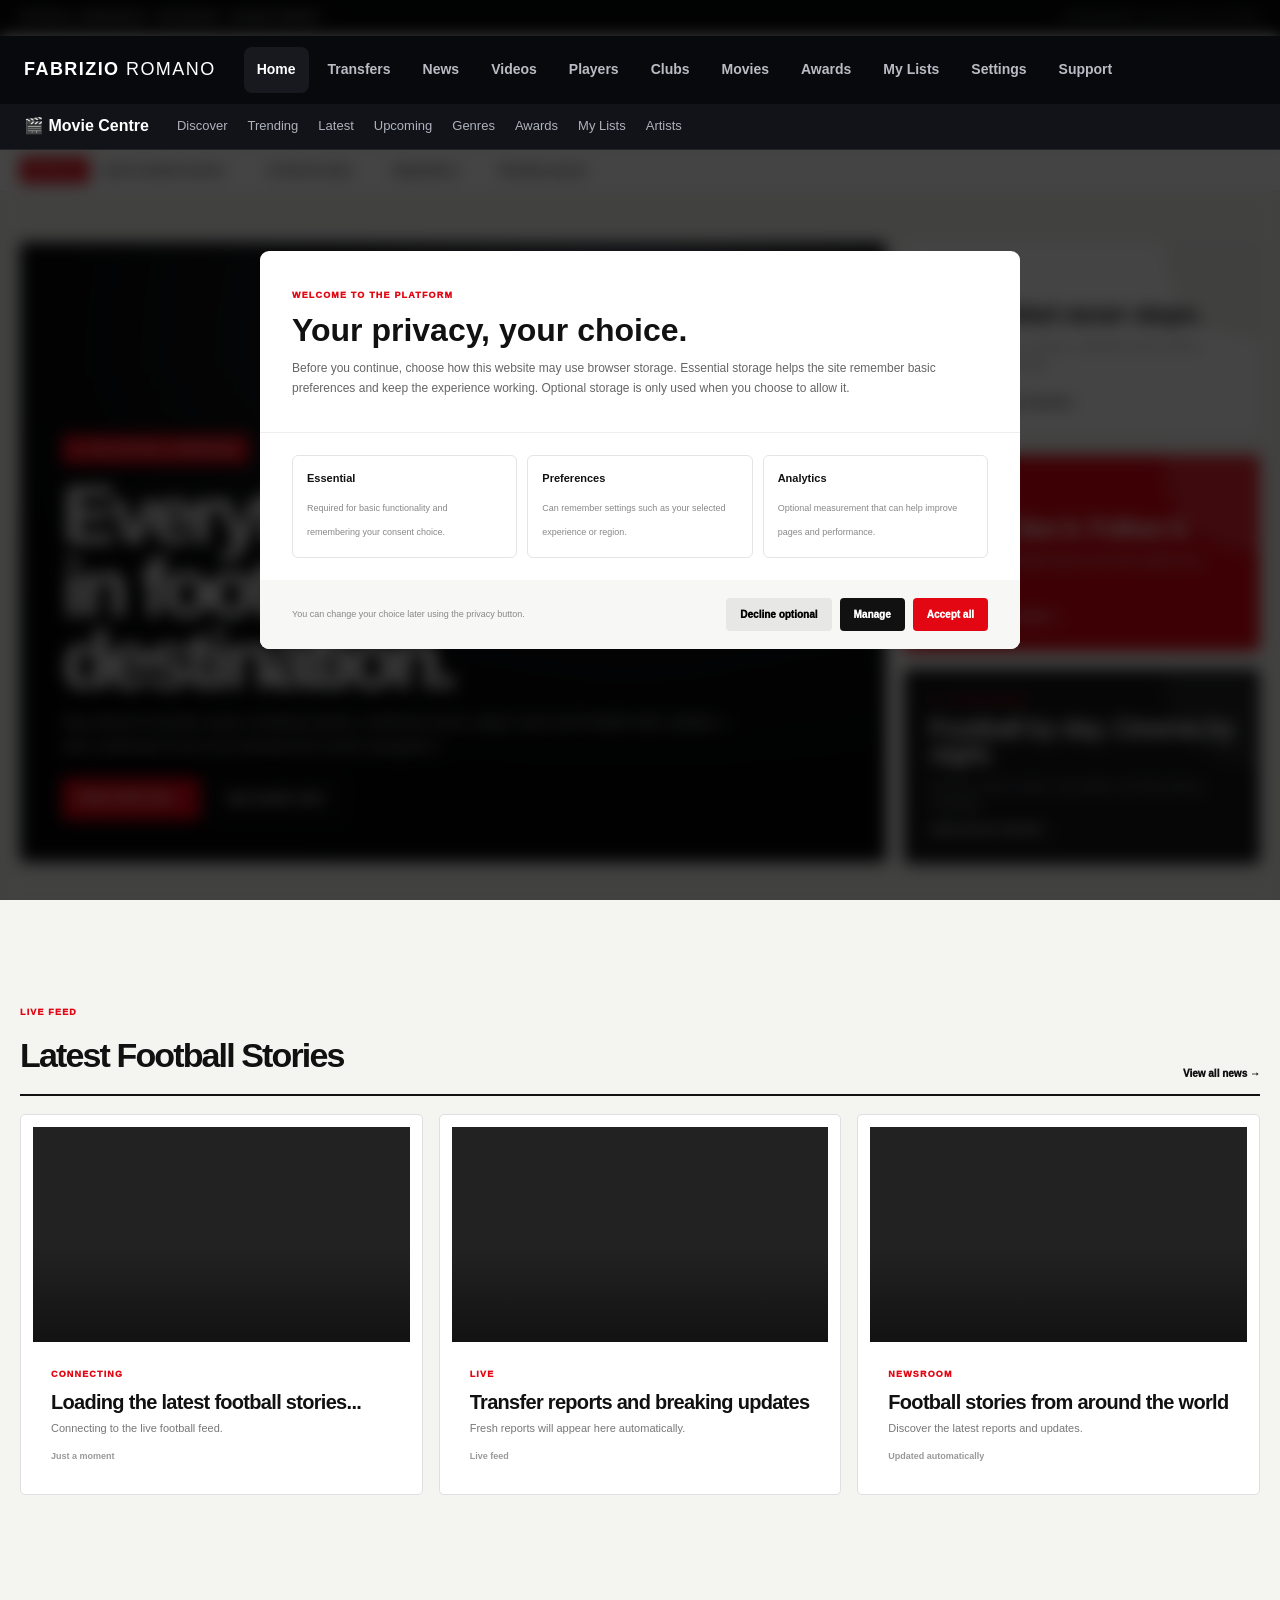
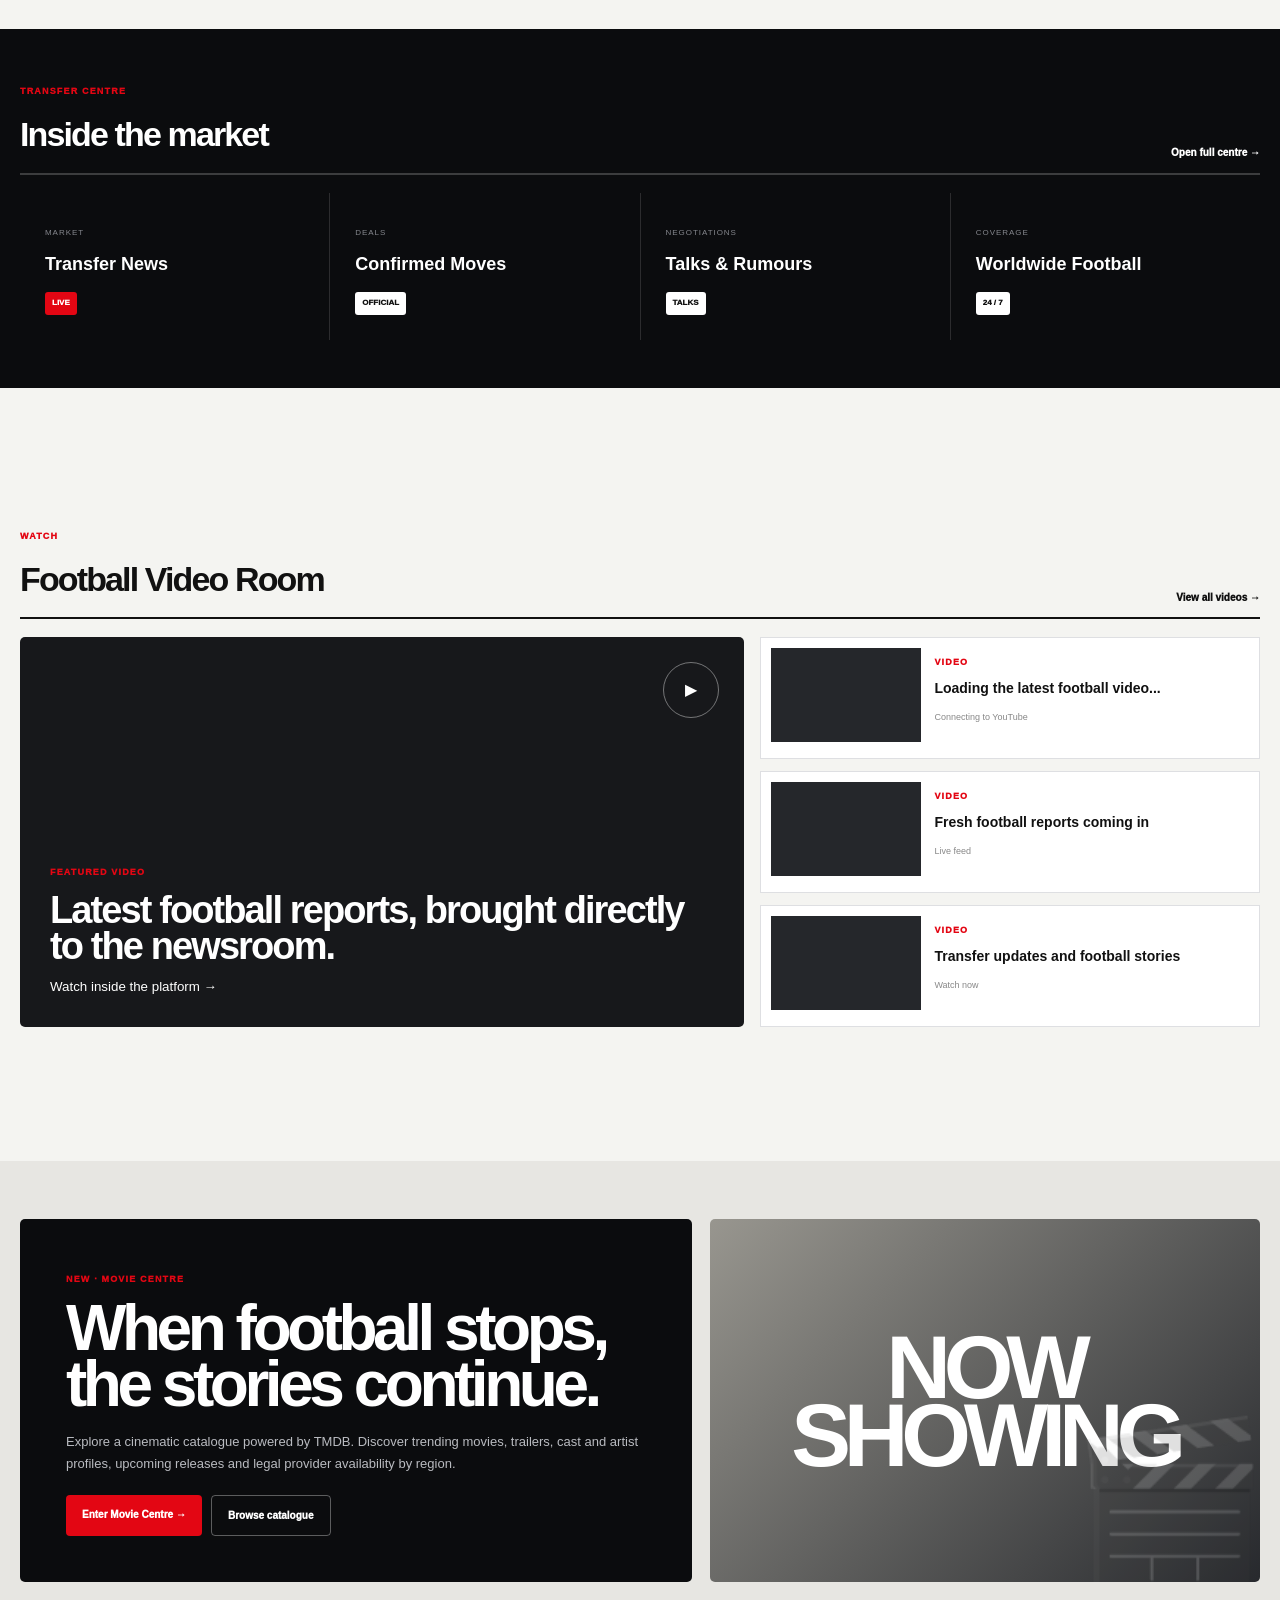
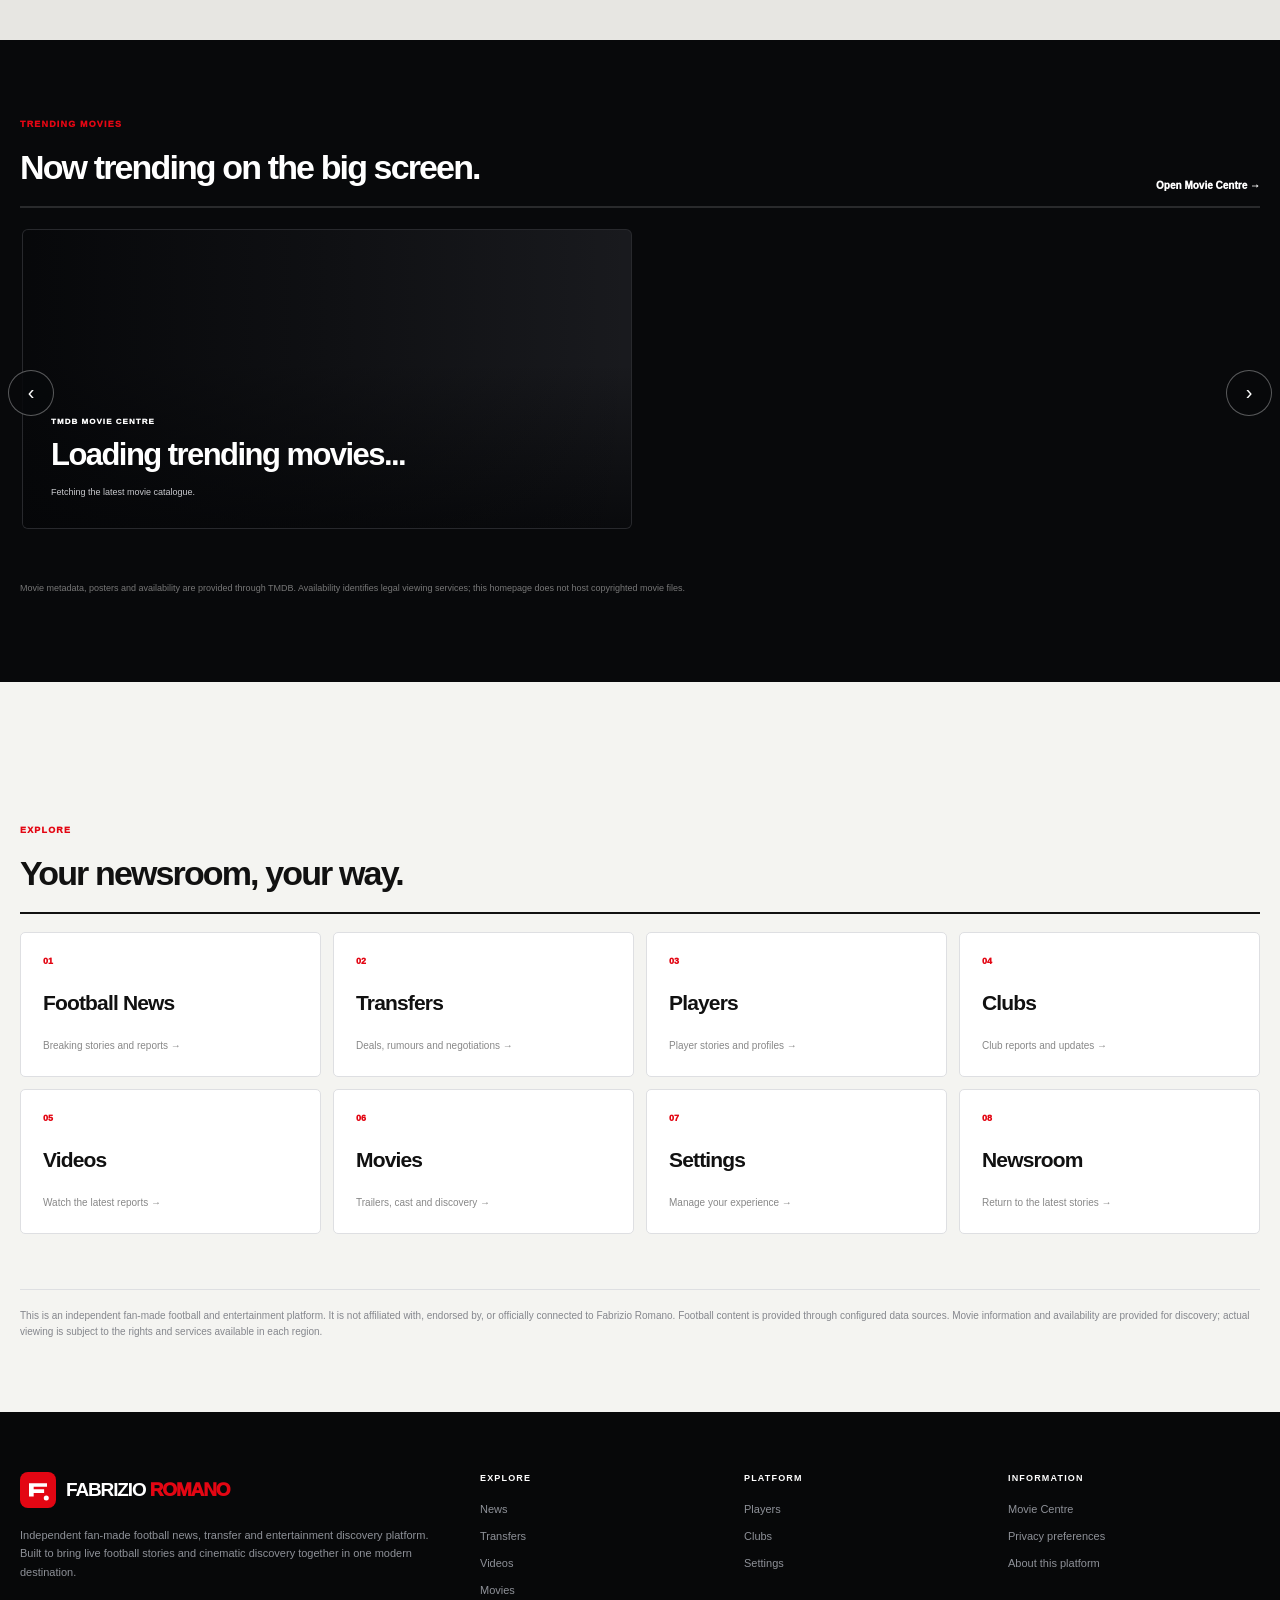
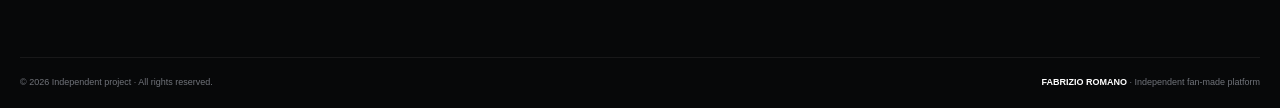
<file: index.html>
<!doctype html>
<html lang="en">
<head>
<meta charset="utf-8">
<meta name="viewport" content="width=device-width,initial-scale=1">
<meta name="description" content="Football transfers, breaking news, videos and entertainment discovery in one modern destination.">
<meta name="theme-color" content="#090a0c">
<title>Fabrizio Romano — Football Newsroom</title>
<link rel="icon" href="assets/logo.svg">
<link rel="stylesheet" href="styles.css">
<style>
:root{--red:#e30613;--black:#08090b;--paper:#f4f4f1;--line:#dedfe2;--muted:#777b83}*{box-sizing:border-box}body{margin:0;background:var(--paper);color:#111;font-family:Inter,Arial,Helvetica,sans-serif}.container{width:min(1240px,calc(100% - 36px));margin:auto}.site-top{height:36px;background:#08090b;color:#fff;font-size:9px;font-weight:900;letter-spacing:.12em;text-transform:uppercase}.site-top .container{height:100%;display:flex;align-items:center;justify-content:space-between}.site-top span:last-child{color:#858890}.site-nav{position:sticky;top:0;z-index:80;background:#fff;border-bottom:1px solid var(--line)}.site-nav .nav{min-height:76px}.brand span{font-weight:600}.brand strong{font-weight:950}.nav-links a{font-weight:850}.breaking{height:42px;background:#fff;border-bottom:1px solid var(--line);overflow:hidden}.breaking .container{height:100%;display:flex;align-items:center;gap:12px}.breaking-label{background:var(--red);color:#fff;padding:7px 10px;border-radius:3px;font-size:8px;font-weight:950;letter-spacing:.1em;flex:none}.breaking-track{white-space:nowrap;overflow:hidden;font-size:11px;font-weight:750}.breaking-track span{display:inline-block;margin-right:40px}.home{padding:22px 0 0}.hero{display:grid;grid-template-columns:minmax(0,1.7fr) minmax(300px,.7fr);gap:18px}.hero-main{height:620px;background:#0a0b0d;color:#fff;position:relative;overflow:hidden;border-radius:5px}.hero-main:before{content:"";position:absolute;inset:0;background:radial-gradient(circle at 70% 20%,#454952,#15171b 42%,#050608 82%)}.hero-main:after{content:"";position:absolute;inset:0;background:linear-gradient(180deg,transparent 18%,#050608f2 88%)}.hero-watermark{position:absolute;right:4%;top:9%;font-size:clamp(60px,9vw,145px);line-height:.76;font-weight:1000;letter-spacing:-.09em;text-align:right;color:transparent;-webkit-text-stroke:1px #fff2}.hero-content{position:absolute;z-index:2;left:42px;right:42px;bottom:42px}.kicker,.eyebrow{font-size:9px;font-weight:950;letter-spacing:.13em}.kicker{display:inline-flex;align-items:center;gap:8px;background:var(--red);color:#fff;padding:8px 11px;border-radius:3px}.kicker i{width:6px;height:6px;background:#fff;border-radius:50%}.hero-content h1{font-size:clamp(48px,6.4vw,88px);line-height:.88;letter-spacing:-.07em;max-width:850px;margin:15px 0}.hero-content p{max-width:690px;color:#c7c9ce;line-height:1.7;font-size:14px}.actions{display:flex;gap:9px;flex-wrap:wrap;margin-top:20px}.actions a{padding:12px 16px;border-radius:4px;text-decoration:none;font-size:10px;font-weight:950}.primary{background:var(--red);color:#fff}.outline{border:1px solid #fff5;color:#fff}.hero-side{display:grid;grid-template-rows:repeat(3,1fr);gap:18px}.side-card{position:relative;overflow:hidden;background:#fff;border:1px solid var(--line);border-radius:5px;padding:25px;text-decoration:none;color:#111;display:flex;flex-direction:column;justify-content:space-between;transition:.2s}.side-card:hover{transform:translateY(-3px);box-shadow:0 18px 40px #00000010}.side-card:after{content:"";position:absolute;width:170px;height:170px;border-radius:50%;right:-75px;top:-75px;background:#f0f0ed}.side-card>*{position:relative;z-index:1}.side-card.red{background:var(--red);color:#fff;border-color:var(--red)}.side-card.dark{background:#17181b;color:#fff;border-color:#17181b}.side-card.red:after{background:#fff2}.side-card.dark:after{background:#fff1}.side-no{font-size:8px;font-weight:950;letter-spacing:.12em;color:var(--red)}.red .side-no{color:#fff}.side-card h2{font-size:26px;line-height:1;letter-spacing:-.045em;margin:8px 0}.side-card p{font-size:11px;line-height:1.6;color:#777;max-width:280px}.side-card.red p{color:#fff}.side-card.dark p{color:#b4b6bb}.side-link{font-size:9px;font-weight:950;letter-spacing:.1em;text-transform:uppercase}.section{margin-top:62px}.section-head{display:flex;justify-content:space-between;align-items:end;border-bottom:2px solid #111;padding-bottom:12px;margin-bottom:18px}.section-head h2{font-size:34px;letter-spacing:-.055em;margin:6px 0 0}.section-head a{font-size:10px;font-weight:950;color:#111;text-decoration:none}.eyebrow{color:var(--red)}.news-grid{display:grid;grid-template-columns:repeat(3,1fr);gap:16px}.news-card{display:block;background:#fff;border:1px solid var(--line);border-radius:5px;overflow:hidden;text-decoration:none;color:#111;transition:.2s}.news-card:hover{transform:translateY(-3px);box-shadow:0 18px 38px #00000010}.landscape-img{position:relative;height:215px;background:#222;overflow:hidden}.landscape-img img{width:100%;height:100%;object-fit:cover;display:block}.landscape-img:after{content:"";position:absolute;inset:0;background:linear-gradient(180deg,transparent 55%,#0007)}.badge{position:absolute;z-index:2;left:12px;top:12px;background:#111;color:#fff;padding:6px 8px;border-radius:3px;font-size:8px;font-weight:950}.news-body{padding:18px}.news-body h3{font-size:20px;line-height:1.05;letter-spacing:-.035em;margin:7px 0}.news-body p{font-size:11px;color:#777;line-height:1.6;margin:0}.news-body small{display:block;font-size:9px;color:#999;font-weight:800;margin-top:13px}.market{margin-top:62px;background:#0b0c0e;color:#fff;padding:48px 0}.market .section-head{border-color:#fff3}.market .section-head h2,.market .section-head a{color:#fff}.market-grid{display:grid;grid-template-columns:repeat(4,1fr);gap:1px;background:#fff2}.market-item{background:#0b0c0e;padding:25px}.market-item span{font-size:8px;color:#85878d;text-transform:uppercase;letter-spacing:.12em}.market-item strong{display:block;font-size:18px;margin:9px 0}.pill{display:inline-block;padding:5px 7px;background:#fff;color:#111;border-radius:3px;font-size:8px;font-weight:950}.pill.live{background:var(--red);color:#fff}.videos{display:grid;grid-template-columns:1.45fr 1fr;gap:16px}.featured-video{height:390px;background:#17181b;border-radius:5px;position:relative;overflow:hidden;color:#fff;text-decoration:none;display:flex;flex-direction:column;justify-content:end;padding:30px}.featured-video img{position:absolute;inset:0;width:100%;height:100%;object-fit:cover;opacity:.56}.featured-video:after{content:"▶";position:absolute;right:25px;top:25px;width:54px;height:54px;border:1px solid #fff6;border-radius:50%;display:grid;place-items:center}.featured-video>*{position:relative;z-index:1}.featured-video h3{font-size:38px;line-height:.96;letter-spacing:-.05em;max-width:680px;margin:12px 0}.video-list{display:grid;gap:12px}.video-row{background:#fff;border:1px solid var(--line);padding:10px;display:flex;gap:13px;text-decoration:none;color:#111}.video-row .thumb{width:150px;height:94px;flex:0 0 150px;background:#25272b;overflow:hidden}.video-row img{width:100%;height:100%;object-fit:cover}.video-row h4{font-size:14px;line-height:1.15;margin:7px 0}.video-row small{font-size:9px;color:#888}.ent{margin-top:62px;background:#e7e6e2;padding:58px 0}.ent-copy{background:#0b0c0e;color:#fff;padding:46px;border-radius:5px}.ent-grid{display:grid;grid-template-columns:1.1fr .9fr;gap:18px}.ent-copy h2{font-size:clamp(42px,5vw,70px);line-height:.88;letter-spacing:-.07em;margin:10px 0 18px}.ent-copy p{max-width:650px;color:#b9bbc0;font-size:13px;line-height:1.7}.ent-art{min-height:360px;border-radius:5px;overflow:hidden;position:relative;background:linear-gradient(135deg,#98968f,#27292d);display:grid;place-items:center;color:#fff}.ent-art strong{font-size:clamp(55px,7vw,105px);line-height:.76;text-align:center;letter-spacing:-.08em}.ent-art span{position:absolute;font-size:160px;right:-10px;bottom:-45px;opacity:.16}.movie-zone{background:#08090b;color:#fff;padding:70px 0 78px;overflow:hidden}.movie-zone .section-head{border-color:#fff2}.movie-zone .section-head h2,.movie-zone .section-head a{color:#fff}.movie-slider-wrap{position:relative}.movie-slider{display:flex;gap:16px;overflow-x:auto;scroll-behavior:smooth;scrollbar-width:none;padding:3px 2px 18px}.movie-slider::-webkit-scrollbar{display:none}.movie-slide{flex:0 0 min(610px,72vw);height:300px;border-radius:6px;overflow:hidden;position:relative;background:#191a1e;cursor:pointer;text-decoration:none;color:#fff;border:1px solid #fff1}.movie-slide img{position:absolute;inset:0;width:100%;height:100%;object-fit:cover}.movie-slide:after{content:"";position:absolute;inset:0;background:linear-gradient(90deg,#050608e8 0%,#05060885 48%,transparent 100%),linear-gradient(0deg,#050608c9,transparent 55%)}.movie-slide-copy{position:absolute;z-index:2;left:28px;right:28px;bottom:25px;max-width:440px}.movie-slide-copy span{font-size:8px;font-weight:950;letter-spacing:.13em;color:#fff}.movie-slide-copy h3{font-size:31px;line-height:.96;letter-spacing:-.05em;margin:8px 0}.movie-slide-copy small{font-size:9px;color:#c8c9cd}.movie-arrow{position:absolute;z-index:4;top:50%;transform:translateY(-50%);width:46px;height:46px;border-radius:50%;border:1px solid #fff5;background:#08090bdd;color:#fff;font-size:20px;cursor:pointer}.movie-arrow.prev{left:-12px}.movie-arrow.next{right:-12px}.movie-dots{display:flex;gap:6px;margin-top:13px}.movie-dot{width:25px;height:3px;border:0;background:#555;cursor:pointer}.movie-dot.active{background:var(--red)}.movie-attribution{font-size:9px;color:#777;margin-top:22px;line-height:1.5}.explore{display:grid;grid-template-columns:repeat(4,1fr);gap:12px}.explore a{min-height:145px;background:#fff;border:1px solid var(--line);border-radius:5px;padding:22px;text-decoration:none;color:#111;display:flex;flex-direction:column;justify-content:space-between;transition:.2s}.explore a:hover{transform:translateY(-2px);border-color:#111}.explore em{font-style:normal;color:var(--red);font-size:9px;font-weight:950}.explore strong{font-size:21px;letter-spacing:-.04em}.explore small{font-size:10px;color:#888}.disclaimer{margin:55px 0 0;padding-top:18px;border-top:1px solid var(--line);font-size:10px;color:#85878d;line-height:1.6}.site-footer{background:#070809;color:#fff;padding:60px 0 0}.footer-grid{display:grid;grid-template-columns:1.5fr .8fr .8fr .9fr;gap:40px;padding-bottom:48px}.footer-brand{color:#fff!important}.footer-copy{max-width:420px;color:#8e9198;font-size:11px;line-height:1.7;margin-top:18px}.footer-col h4{font-size:9px;color:#fff;letter-spacing:.13em;text-transform:uppercase;margin:0 0 15px}.footer-col a{display:block;color:#8e9198;text-decoration:none;font-size:11px;margin:10px 0}.footer-col a:hover{color:#fff}.footer-status{border-top:1px solid #fff1;padding:18px 0;display:flex;justify-content:space-between;gap:20px;color:#70737a;font-size:9px}.footer-status strong{color:#fff}.consent{position:fixed;inset:0;background:#000b;backdrop-filter:blur(8px);z-index:300;display:none;align-items:center;justify-content:center;padding:18px}.consent.show{display:flex}.consent-box{width:min(760px,100%);background:#fff;border-radius:9px;overflow:hidden}.consent-head{padding:30px 32px 22px;border-bottom:1px solid #eee}.consent-brand{font-size:9px;color:var(--red);font-weight:950;letter-spacing:.13em;text-transform:uppercase}.consent-head h2{font-size:32px;line-height:1;margin:8px 0 12px}.consent-head p{font-size:12px;color:#666;line-height:1.7}.consent-body{padding:22px 32px}.consent-grid{display:grid;grid-template-columns:repeat(3,1fr);gap:10px}.consent-card{border:1px solid #e4e4e4;border-radius:6px;padding:14px}.consent-card strong{display:block;font-size:11px;margin-bottom:6px}.consent-card span{font-size:9px;color:#888;line-height:1.55}.consent-foot{background:#f7f7f6;padding:18px 32px;display:flex;justify-content:space-between;gap:15px;align-items:center}.consent-foot small{font-size:9px;color:#888}.consent-actions{display:flex;gap:8px;flex-wrap:wrap}.consent-actions button{border:0;border-radius:4px;padding:11px 14px;font-size:10px;font-weight:950;cursor:pointer}.btn-decline{background:#e7e7e5}.btn-manage{background:#111;color:#fff}.btn-accept{background:var(--red);color:#fff}.preferences{display:none;padding:0 32px 22px}.preferences.open{display:block}.pref-row{display:flex;justify-content:space-between;padding:13px 0;border-top:1px solid #eee;font-size:10px}.pref-row span{color:#777}.privacy-btn{position:fixed;left:18px;bottom:18px;z-index:120;width:42px;height:42px;border:0;border-radius:50%;background:#111;color:#fff;display:none;cursor:pointer;font-weight:900;box-shadow:0 8px 25px #0004}.privacy-btn.show{display:block}@media(max-width:1000px){.hero{grid-template-columns:1fr}.hero-side{grid-template-columns:repeat(3,1fr);grid-template-rows:1fr}.market-grid{grid-template-columns:repeat(2,1fr)}.videos,.ent-grid{grid-template-columns:1fr}.explore{grid-template-columns:repeat(2,1fr)}.footer-grid{grid-template-columns:1.4fr 1fr 1fr}.movie-arrow.prev{left:5px}.movie-arrow.next{right:5px}}@media(max-width:650px){.container{width:min(100% - 24px,1240px)}.site-top span:last-child{display:none}.hero-main{height:570px}.hero-content{left:24px;right:24px;bottom:28px}.hero-content h1{font-size:45px}.hero-side{grid-template-columns:1fr}.news-grid{grid-template-columns:1fr}.market-grid,.explore{grid-template-columns:1fr}.section-head{align-items:flex-start;flex-direction:column;gap:7px}.featured-video{height:330px}.featured-video h3{font-size:30px}.video-row .thumb{width:125px;flex-basis:125px;height:82px}.ent-copy{padding:30px}.ent-art{min-height:240px}.movie-slide{flex-basis:88vw;height:250px}.movie-slide-copy h3{font-size:26px}.footer-grid{grid-template-columns:1fr 1fr;gap:28px}.footer-grid>div:first-child{grid-column:1/-1}.footer-status{flex-direction:column}.consent-head,.consent-body,.preferences,.consent-foot{padding-left:20px;padding-right:20px}.consent-grid{grid-template-columns:1fr}.consent-foot{align-items:stretch;flex-direction:column}.consent-actions button{flex:1}.home{padding-bottom:0}}
</style>
</head>
<body class="loading">
<div class="page-loader"><div class="loader-shell"><div class="skeleton skeleton-logo"></div><div class="skeleton skeleton-line wide"></div><div class="skeleton skeleton-hero"></div><div class="skeleton-grid"><div class="skeleton skeleton-card"></div><div class="skeleton skeleton-card"></div><div class="skeleton skeleton-card"></div></div></div></div>
<div class="site-top"><div class="container"><span>FOOTBALL NEWSROOM · TRANSFERS · ENTERTAINMENT</span><span>Independent fan-made platform</span></div></div>
<header class="header site-nav"><div class="container nav"><a class="brand" href="index.html"><img src="assets/logo.svg" alt=""><span>FABRIZIO <strong>ROMANO</strong></span></a><button class="menu-btn" aria-label="Open menu" aria-expanded="false">☰</button><nav class="nav-links"><a class="active" href="index.html">Home</a><a href="transfers.html">Transfers</a><a href="news.html">News</a><a href="videos.html">Videos</a><a href="players.html">Players</a><a href="clubs.html">Clubs</a><a href="movies.html">Movies</a><a href="settings.html">Settings</a></nav><button class="search-btn" aria-label="Search">⌕</button></div></header>
<div class="breaking"><div class="container"><b class="breaking-label">BREAKING</b><div class="breaking-track" id="breakingTrack"><span>Latest football transfers</span><span>Confirmed deals</span><span>Negotiations</span><span>Breaking reports</span></div></div></div>
<main class="home">
<section class="hero container"><article class="hero-main"><div class="hero-watermark">HERE<br>WE<br>GO</div><div class="hero-content"><span class="kicker"><i></i> THE FOOTBALL NEWSROOM</span><h1>Everything happening in football. One destination.</h1><p>Stay ahead of transfer stories, breaking reports, confirmed moves, player news and football video updates — with a dedicated movie and entertainment centre alongside it.</p><div class="actions"><a class="primary" href="news.html">Explore latest news →</a><a class="outline" href="transfers.html">Open transfer centre</a></div></div></article><aside class="hero-side"><a class="side-card" href="transfers.html"><span class="side-no">01 · TRANSFERS</span><div><h2>The market never stops.</h2><p>Follow negotiations, rumours, confirmed moves and the stories behind the deals.</p></div><span class="side-link">Enter transfer centre →</span></a><a class="side-card red" href="videos.html"><span class="side-no">02 · WATCH</span><div><h2>Hear it. See it. Follow it.</h2><p>Watch the latest football reports and video updates from the live feed.</p></div><span class="side-link">Watch latest videos →</span></a><a class="side-card dark" href="movies.html"><span class="side-no">03 · ENTERTAINMENT</span><div><h2>Football by day. Cinema by night.</h2><p>Discover movies, trailers, cast profiles and legal viewing availability.</p></div><span class="side-link">Open movie centre →</span></a></aside></section>
<section class="section container"><div class="section-head"><div><span class="eyebrow">LIVE FEED</span><h2>Latest Football Stories</h2></div><a href="news.html">View all news →</a></div><div class="news-grid" id="newsGrid"><article class="news-card"><div class="landscape-img"></div><div class="news-body"><span class="eyebrow">CONNECTING</span><h3>Loading the latest football stories...</h3><p>Connecting to the live football feed.</p><small>Just a moment</small></div></article><article class="news-card"><div class="landscape-img"></div><div class="news-body"><span class="eyebrow">LIVE</span><h3>Transfer reports and breaking updates</h3><p>Fresh reports will appear here automatically.</p><small>Live feed</small></div></article><article class="news-card"><div class="landscape-img"></div><div class="news-body"><span class="eyebrow">NEWSROOM</span><h3>Football stories from around the world</h3><p>Discover the latest reports and updates.</p><small>Updated automatically</small></div></article></div></section>
<section class="market"><div class="container"><div class="section-head"><div><span class="eyebrow">TRANSFER CENTRE</span><h2>Inside the market</h2></div><a href="transfers.html">Open full centre →</a></div><div class="market-grid"><div class="market-item"><span>Market</span><strong>Transfer News</strong><b class="pill live">LIVE</b></div><div class="market-item"><span>Deals</span><strong>Confirmed Moves</strong><b class="pill">OFFICIAL</b></div><div class="market-item"><span>Negotiations</span><strong>Talks & Rumours</strong><b class="pill">TALKS</b></div><div class="market-item"><span>Coverage</span><strong>Worldwide Football</strong><b class="pill">24 / 7</b></div></div></div></section>
<section class="section container"><div class="section-head"><div><span class="eyebrow">WATCH</span><h2>Football Video Room</h2></div><a href="videos.html">View all videos →</a></div><div class="videos"><a class="featured-video" id="featuredVideo" href="videos.html"><div class="video-placeholder"></div><span class="eyebrow">FEATURED VIDEO</span><h3>Latest football reports, brought directly to the newsroom.</h3><small>Watch inside the platform →</small></a><div class="video-list" id="videoList"><a class="video-row" href="videos.html"><div class="thumb"></div><div><span class="eyebrow">VIDEO</span><h4>Loading the latest football video...</h4><small>Connecting to YouTube</small></div></a><a class="video-row" href="videos.html"><div class="thumb"></div><div><span class="eyebrow">VIDEO</span><h4>Fresh football reports coming in</h4><small>Live feed</small></div></a><a class="video-row" href="videos.html"><div class="thumb"></div><div><span class="eyebrow">VIDEO</span><h4>Transfer updates and football stories</h4><small>Watch now</small></div></a></div></div></section>
<section class="ent"><div class="container ent-grid"><div class="ent-copy"><span class="eyebrow">NEW · MOVIE CENTRE</span><h2>When football stops, the stories continue.</h2><p>Explore a cinematic catalogue powered by TMDB. Discover trending movies, trailers, cast and artist profiles, upcoming releases and legal provider availability by region.</p><div class="actions"><a class="primary" href="movies.html">Enter Movie Centre →</a><a class="outline" href="movies.html#catalogue">Browse catalogue</a></div></div><div class="ent-art"><strong>NOW<br>SHOWING</strong><span>🎬</span></div></div></section>
<section class="movie-zone"><div class="container"><div class="section-head"><div><span class="eyebrow">TRENDING MOVIES</span><h2>Now trending on the big screen.</h2></div><a href="movies.html">Open Movie Centre →</a></div><div class="movie-slider-wrap"><button class="movie-arrow prev" id="moviePrev" aria-label="Previous movies">‹</button><div class="movie-slider" id="movieSlider"><a class="movie-slide" href="movies.html"><div class="movie-slide-copy"><span>TMDB MOVIE CENTRE</span><h3>Loading trending movies...</h3><small>Fetching the latest movie catalogue.</small></div></a></div><button class="movie-arrow next" id="movieNext" aria-label="Next movies">›</button><div class="movie-dots" id="movieDots"></div></div><p class="movie-attribution">Movie metadata, posters and availability are provided through TMDB. Availability identifies legal viewing services; this homepage does not host copyrighted movie files.</p></div></section>
<section class="section container"><div class="section-head"><div><span class="eyebrow">EXPLORE</span><h2>Your newsroom, your way.</h2></div></div><div class="explore"><a href="news.html"><em>01</em><strong>Football News</strong><small>Breaking stories and reports →</small></a><a href="transfers.html"><em>02</em><strong>Transfers</strong><small>Deals, rumours and negotiations →</small></a><a href="players.html"><em>03</em><strong>Players</strong><small>Player stories and profiles →</small></a><a href="clubs.html"><em>04</em><strong>Clubs</strong><small>Club reports and updates →</small></a><a href="videos.html"><em>05</em><strong>Videos</strong><small>Watch the latest reports →</small></a><a href="movies.html"><em>06</em><strong>Movies</strong><small>Trailers, cast and discovery →</small></a><a href="settings.html"><em>07</em><strong>Settings</strong><small>Manage your experience →</small></a><a href="news.html"><em>08</em><strong>Newsroom</strong><small>Return to the latest stories →</small></a></div><p class="disclaimer">This is an independent fan-made football and entertainment platform. It is not affiliated with, endorsed by, or officially connected to Fabrizio Romano. Football content is provided through configured data sources. Movie information and availability are provided for discovery; actual viewing is subject to the rights and services available in each region.</p></section>
</main>
<footer class="site-footer"><div class="container footer-grid"><div><a class="brand footer-brand" href="index.html"><img src="assets/logo.svg" alt=""><span>FABRIZIO <strong>ROMANO</strong></span></a><p class="footer-copy">Independent fan-made football news, transfer and entertainment discovery platform. Built to bring live football stories and cinematic discovery together in one modern destination.</p></div><div class="footer-col"><h4>Explore</h4><a href="news.html">News</a><a href="transfers.html">Transfers</a><a href="videos.html">Videos</a><a href="movies.html">Movies</a></div><div class="footer-col"><h4>Platform</h4><a href="players.html">Players</a><a href="clubs.html">Clubs</a><a href="settings.html">Settings</a></div><div class="footer-col"><h4>Information</h4><a href="movies.html">Movie Centre</a><a href="settings.html">Privacy preferences</a><a href="index.html">About this platform</a></div></div><div class="container footer-status"><span>© 2026 Independent project · All rights reserved.</span><span><strong>FABRIZIO ROMANO</strong> · Independent fan-made platform</span></div></footer>
<div class="consent" id="consent" role="dialog" aria-modal="true"><div class="consent-box"><div class="consent-head"><span class="consent-brand">Welcome to the platform</span><h2>Your privacy, your choice.</h2><p>Before you continue, choose how this website may use browser storage. Essential storage helps the site remember basic preferences and keep the experience working. Optional storage is only used when you choose to allow it.</p></div><div class="consent-body"><div class="consent-grid"><div class="consent-card"><strong>Essential</strong><span>Required for basic functionality and remembering your consent choice.</span></div><div class="consent-card"><strong>Preferences</strong><span>Can remember settings such as your selected experience or region.</span></div><div class="consent-card"><strong>Analytics</strong><span>Optional measurement that can help improve pages and performance.</span></div></div></div><div class="preferences" id="preferences"><div class="pref-row"><strong>Essential storage</strong><span>Always active</span></div><div class="pref-row"><strong>Preferences</strong><span>Allowed</span></div><div class="pref-row"><strong>Analytics</strong><span>Allowed</span></div></div><div class="consent-foot"><small>You can change your choice later using the privacy button.</small><div class="consent-actions"><button class="btn-decline" id="declineConsent">Decline optional</button><button class="btn-manage" id="manageConsent">Manage</button><button class="btn-accept" id="acceptConsent">Accept all</button></div></div></div></div><button class="privacy-btn" id="privacyBtn" aria-label="Privacy preferences">✓</button>
<script>
(function(){
const API='https://fabrizio-romanio-backend.onrender.com';const consent=document.getElementById('consent');const privacy=document.getElementById('privacyBtn');const prefs=document.getElementById('preferences');const key='fr_privacy_choice_v1';function save(v){localStorage.setItem(key,v);consent.classList.remove('show');privacy.classList.add('show')}function open(){consent.classList.add('show')}document.getElementById('acceptConsent').onclick=()=>save('accepted');document.getElementById('declineConsent').onclick=()=>save('declined');document.getElementById('manageConsent').onclick=()=>prefs.classList.toggle('open');privacy.onclick=open;if(!localStorage.getItem(key))open();else privacy.classList.add('show');
const esc=v=>String(v??'').replace(/[&<>\"']/g,c=>({'&':'&amp;','<':'&lt;','>':'&gt;','\"':'&quot;',"'":'&#39;'}[c]));const title=v=>v.title||v.name||v.video_title||'Football update';const thumb=v=>v.thumbnail_url||v.thumbnail||v.image_url||v.thumbnailUrl||v.thumbnails?.high?.url||v.thumbnails?.medium?.url||v.thumbnails?.default?.url||'';
async function live(){try{const r=await fetch(API+'/api/youtube-videos?limit=24');if(!r.ok)throw 0;const d=await r.json();const items=Array.isArray(d)?d:(d.videos||d.items||d.results||[]);if(!items.length)return;document.getElementById('newsGrid').innerHTML=items.slice(0,6).map((v,i)=>{const im=thumb(v);return `<a class="news-card" href="videos.html"><div class="landscape-img">${im?`<img src="${esc(im)}" alt="" loading="lazy" referrerpolicy="no-referrer">`:''}<span class="badge">${i===0?'LATEST':'LIVE FEED'}</span></div><div class="news-body"><span class="eyebrow">${i===0?'LATEST':'FOOTBALL'}</span><h3>${esc(title(v))}</h3><p>Latest football report from the connected live feed.</p><small>Watch report →</small></div></a>`}).join('');const f=items[0],fi=thumb(f),fv=document.getElementById('featuredVideo');if(fi)fv.innerHTML=`<img src="${esc(fi)}" alt="" referrerpolicy="no-referrer"><span class="eyebrow">FEATURED VIDEO</span><h3>${esc(title(f))}</h3><small>Watch inside the platform →</small>`;document.getElementById('videoList').innerHTML=items.slice(1,4).map(v=>{const im=thumb(v);return `<a class="video-row" href="videos.html"><div class="thumb">${im?`<img src="${esc(im)}" alt="" loading="lazy" referrerpolicy="no-referrer">`:''}</div><div><span class="eyebrow">VIDEO</span><h4>${esc(title(v))}</h4><small>Watch report →</small></div></a>`}).join('');document.getElementById('breakingTrack').innerHTML=items.slice(0,8).map(v=>`<span>${esc(title(v))}</span>`).join('')}catch(e){console.warn('Homepage football feed unavailable',e)}}
let movies=[],movieIndex=0,movieTimer;function renderMovies(){const s=document.getElementById('movieSlider');s.innerHTML=movies.map((m,i)=>`<a class="movie-slide" href="movie-detail.html?id=${encodeURIComponent(m.id)}"><img src="${esc(m.backdrop_url||m.poster_url||'')}" alt="${esc(m.title||'Movie')}" loading="lazy"><div class="movie-slide-copy"><span>${i===0?'TRENDING NOW':'POPULAR THIS WEEK'} · TMDB</span><h3>${esc(m.title||'Untitled')}</h3><small>${esc((m.release_date||'').slice(0,4)||'')} ${m.vote_average?`· ★ ${Number(m.vote_average).toFixed(1)}/10`:''}</small></div></a>`).join('');document.getElementById('movieDots').innerHTML=movies.map((m,i)=>`<button class="movie-dot ${i===movieIndex?'active':''}" data-i="${i}" aria-label="Show movie ${i+1}"></button>`).join('');document.querySelectorAll('.movie-dot').forEach(b=>b.onclick=()=>{movieIndex=Number(b.dataset.i);goMovie()})}function goMovie(){const s=document.getElementById('movieSlider');const card=s.children[movieIndex];if(card)s.scrollTo({left:card.offsetLeft-2,behavior:'smooth'});document.querySelectorAll('.movie-dot').forEach((d,i)=>d.classList.toggle('active',i===movieIndex))}function restartMovies(){clearInterval(movieTimer);movieTimer=setInterval(()=>{if(!movies.length)return;movieIndex=(movieIndex+1)%movies.length;goMovie()},6000)}async function loadMovies(){try{const r=await fetch(API+'/api/tmdb-movies?sort=popularity.desc');if(!r.ok)throw 0;const d=await r.json();movies=(d.results||[]).filter(x=>x.backdrop_url||x.poster_url).slice(0,7);if(movies.length){renderMovies();goMovie();restartMovies()}}catch(e){console.warn('Homepage movie feed unavailable',e)}}document.getElementById('moviePrev').onclick=()=>{if(!movies.length)return;movieIndex=(movieIndex-1+movies.length)%movies.length;goMovie();restartMovies()};document.getElementById('movieNext').onclick=()=>{if(!movies.length)return;movieIndex=(movieIndex+1)%movies.length;goMovie();restartMovies()};live();loadMovies();
})();
</script><script src="script.js"></script>
</body>
</html>
</file>
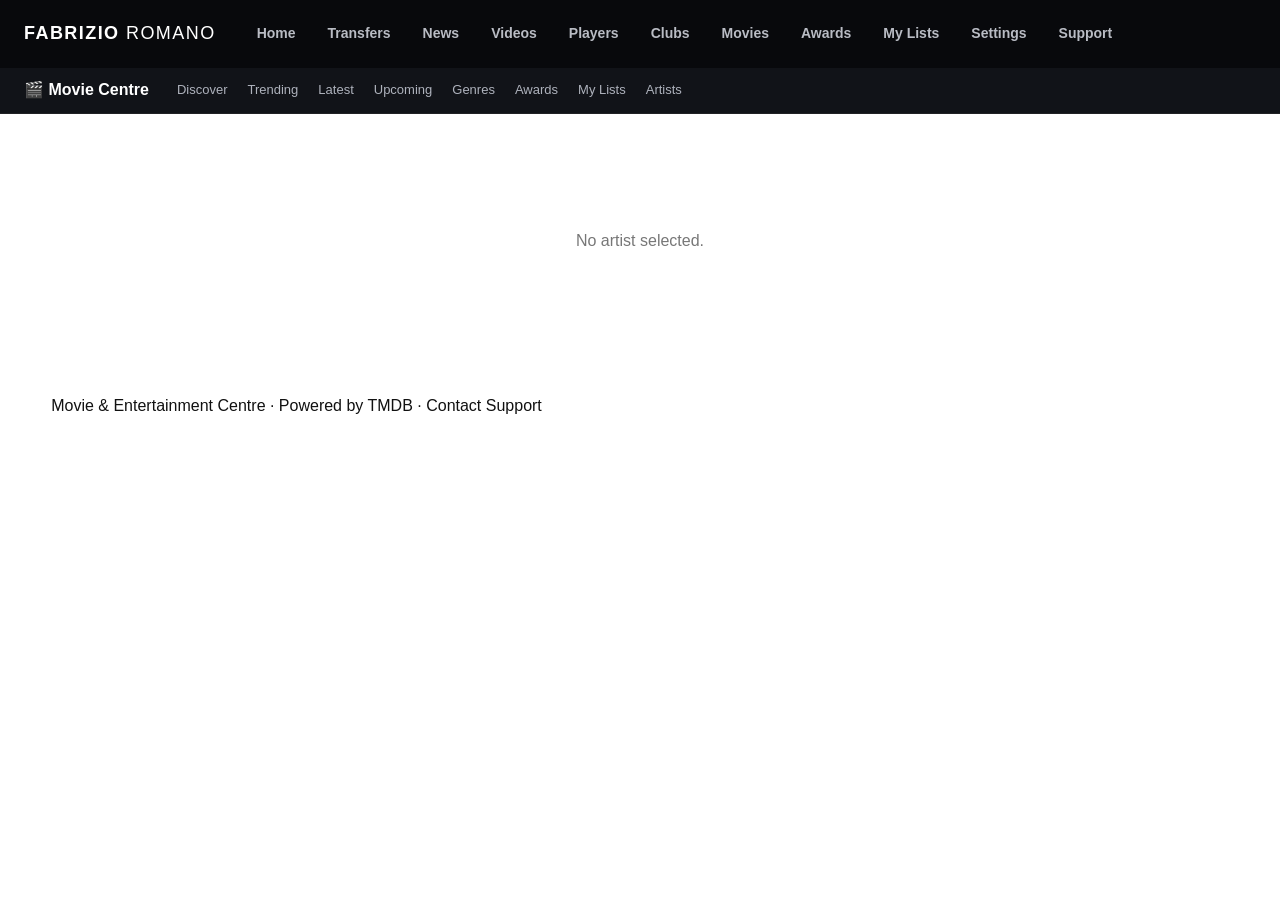
<file: artist-detail.html>
<!doctype html><html lang="en"><head><meta charset="utf-8"><meta name="viewport" content="width=device-width,initial-scale=1"><title>Artist Details — Movie Centre</title><link rel="icon" href="assets/logo.svg"><link rel="stylesheet" href="styles.css"><link rel="stylesheet" href="movies.css"><link rel="stylesheet" href="artist-detail.css"><link rel="stylesheet" href="navigation.css"></head><body><header data-global-nav></header><main class="artist-page"><div id="artistDetail" class="container"><div class="artist-loading">Loading artist details…</div></div></main><footer class="artist-footer"><div class="container">Movie & Entertainment Centre · Powered by TMDB · <a href="contact-support.html">Contact Support</a></div></footer><script src="movies.js"></script><script src="navigation.js"></script><script>const ARTIST_API='https://fabrizio-romanio-backend.onrender.com';const escA=v=>String(v??'').replace(/[&<>\"']/g,c=>({'&':'&amp;','<':'&lt;','>':'&gt;','\"':'&quot;',"'":'&#39;'}[c]));const cssUrl=v=>String(v||'').replace(/[\\"'()]/g,'');async function loadArtist(){const root=document.querySelector('#artistDetail'),id=new URLSearchParams(location.search).get('id');if(!id){root.innerHTML='<div class="artist-loading">No artist selected.</div>';return}try{const r=await fetch(ARTIST_API+'/api/tmdb-people/'+encodeURIComponent(id),{headers:{Accept:'application/json'}});if(!r.ok)throw new Error('API '+r.status);const d=await r.json();if(d.error)throw new Error(d.message||d.error);document.title=(d.name||'Artist')+' — Movie Centre';const years=d.birthday?d.birthday.slice(0,4)+(d.deathday?' — '+d.deathday.slice(0,4):''):'';const bg=d.profile_url?` style="--artist-bg:url(\"${cssUrl(d.profile_url)}\")"`:'';root.innerHTML='<a class="movie-back" href="javascript:history.back()">← Back</a><section class="artist-hero"'+bg+'><div class="artist-photo">'+(d.profile_url?'<img src="'+escA(d.profile_url)+'" alt="'+escA(d.name)+'">':'')+'</div><div class="artist-copy"><span class="eyebrow">TMDB ARTIST PROFILE</span><h1>'+escA(d.name||'Unknown Artist')+'</h1><p class="artist-role">'+escA(d.known_for_department||'Artist')+(years?' · '+escA(years):'')+'</p>'+(d.place_of_birth?'<p class="artist-fact">📍 '+escA(d.place_of_birth)+'</p>':'')+'<p class="artist-bio">'+escA(d.biography||'No biography is available for this artist yet.')+'</p></div></section><section class="artist-section"><h2>Movies</h2><div class="artist-movies">'+((d.credits||[]).map(m=>'<a class="artist-movie" href="movie-detail.html?id='+encodeURIComponent(m.id)+'"><div class="artist-poster">'+(m.poster_url?'<img src="'+escA(m.poster_url)+'" alt="'+escA(m.title)+'" loading="lazy">':'<span>No poster</span>')+'</div><strong>'+escA(m.title||'Untitled')+'</strong><small>'+escA(m.release_date?.slice(0,4)||'—')+(m.character?' · '+escA(m.character):'')+'</small></a>').join('')||'<p>No movie credits found.</p>')+'</div></section><p class="artist-attribution">Artist information, images and filmography are supplied by TMDB. This product uses the TMDB API but is not endorsed or certified by TMDB.</p>'}catch(e){console.warn(e);root.innerHTML='<div class="artist-loading"><strong>Artist details are unavailable right now.</strong><br>Please try again in a moment.</div>'}}loadArtist();</script></body></html>
</file>
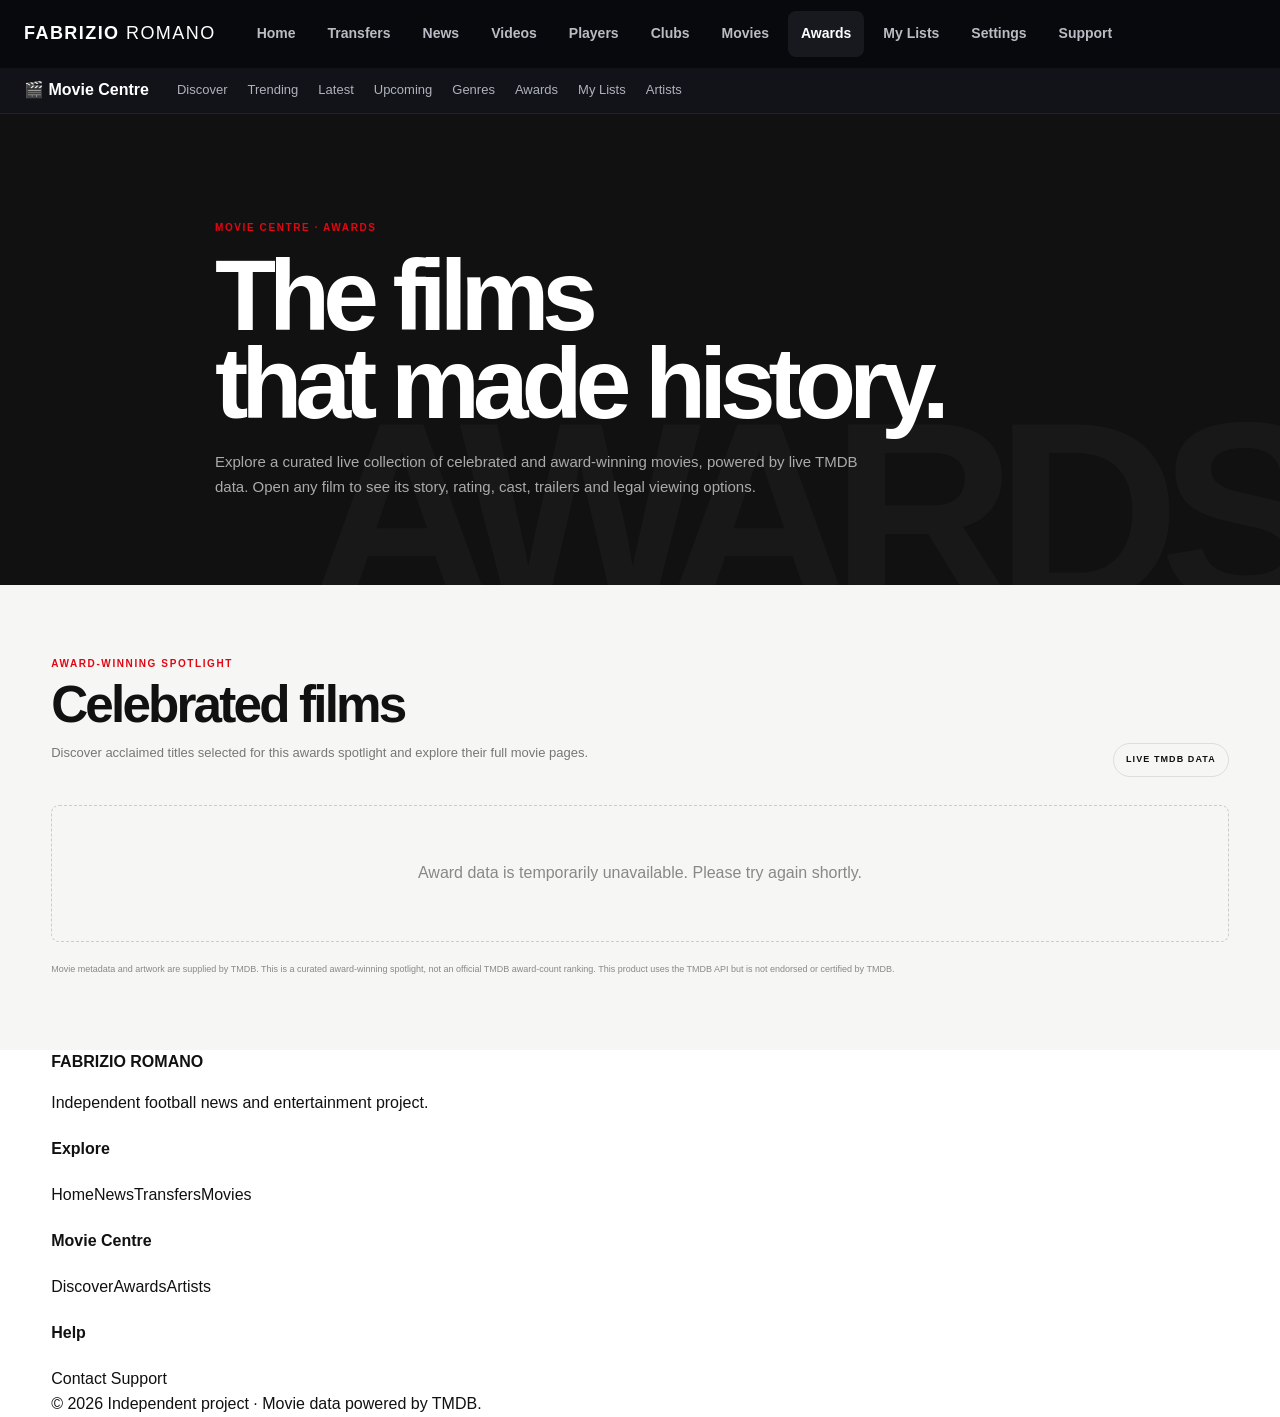
<file: awards.html>
<!doctype html>
<html lang="en">
<head>
  <meta charset="utf-8">
  <meta name="viewport" content="width=device-width,initial-scale=1">
  <meta name="description" content="Explore celebrated and award-winning films with live movie data.">
  <title>Awards — Fabrizio Romano Entertainment Centre</title>
  <link rel="icon" href="assets/logo.svg">
  <link rel="stylesheet" href="styles.css">
  <link rel="stylesheet" href="navigation.css">
  <style>
    .awards-page{background:#f6f6f4;min-height:100vh}
    .awards-hero{background:#111;color:#fff;padding:100px 0 70px;position:relative;overflow:hidden}
    .awards-hero:after{content:'AWARDS';position:absolute;right:-30px;bottom:-55px;font-size:clamp(100px,20vw,260px);font-weight:900;letter-spacing:-.08em;color:#ffffff08;line-height:1}
    .awards-copy{position:relative;z-index:1;max-width:850px}
    .awards-copy .eyebrow{color:#e30613}
    .awards-copy h1{font-size:clamp(48px,8vw,100px);line-height:.88;letter-spacing:-.07em;margin:12px 0 22px}
    .awards-copy p{max-width:680px;color:#aaa;font-size:15px;line-height:1.7}
    .awards-main{padding:65px 0}
    .awards-head{display:flex;justify-content:space-between;align-items:end;gap:20px;margin-bottom:28px}
    .awards-head h2{font-size:clamp(30px,4vw,52px);line-height:.95;letter-spacing:-.055em;margin:7px 0}
    .awards-head p{color:#777;font-size:13px;max-width:620px;line-height:1.6}
    .award-live{font-size:9px;font-weight:900;letter-spacing:.12em;border:1px solid #ddd;border-radius:999px;padding:9px 12px;white-space:nowrap}
    .awards-grid{display:grid;grid-template-columns:repeat(5,1fr);gap:16px}
    .award-card{display:block;background:#fff;color:#111;text-decoration:none;border-radius:8px;overflow:hidden;border:1px solid #e7e7e4;box-shadow:0 8px 25px #00000008;transition:transform .2s,box-shadow .2s}
    .award-card:hover{transform:translateY(-6px);box-shadow:0 18px 40px #00000014}
    .award-card img{width:100%;aspect-ratio:2/3;object-fit:cover;display:block;background:#ddd}
    .award-copy{padding:14px}.award-copy strong{display:block;font-size:14px;line-height:1.2}.award-copy small{display:block;color:#888;margin-top:7px;font-size:10px}.award-score{display:inline-block;margin-top:8px;font-size:10px;font-weight:900}
    .award-loading,.award-empty{grid-column:1/-1;padding:55px;text-align:center;border:1px dashed #ccc;border-radius:8px;color:#888}
    .award-note{font-size:9px;color:#888;line-height:1.6;margin-top:20px}
    @media(max-width:1000px){.awards-grid{grid-template-columns:repeat(3,1fr)}}
    @media(max-width:650px){.awards-hero{padding:75px 0 55px}.awards-head{align-items:start;flex-direction:column}.awards-grid{grid-template-columns:repeat(2,1fr);gap:10px}}
  </style>
</head>
<body>
  <header data-global-nav></header>
  <main class="awards-page">
    <section class="awards-hero">
      <div class="container awards-copy">
        <span class="eyebrow">MOVIE CENTRE · AWARDS</span>
        <h1>The films<br>that made history.</h1>
        <p>Explore a curated live collection of celebrated and award-winning movies, powered by live TMDB data. Open any film to see its story, rating, cast, trailers and legal viewing options.</p>
      </div>
    </section>
    <section class="awards-main">
      <div class="container">
        <div class="awards-head">
          <div><span class="eyebrow">AWARD-WINNING SPOTLIGHT</span><h2>Celebrated films</h2><p>Discover acclaimed titles selected for this awards spotlight and explore their full movie pages.</p></div>
          <span class="award-live">LIVE TMDB DATA</span>
        </div>
        <div id="awardGrid" class="awards-grid"><div class="award-loading">Loading celebrated films…</div></div>
        <p class="award-note">Movie metadata and artwork are supplied by TMDB. This is a curated award-winning spotlight, not an official TMDB award-count ranking. This product uses the TMDB API but is not endorsed or certified by TMDB.</p>
      </div>
    </section>
  </main>
  <footer class="footer"><div class="container footer-grid"><div><strong class="footer-brand">FABRIZIO ROMANO</strong><p>Independent football news and entertainment project.</p></div><div><h4>Explore</h4><a href="index.html">Home</a><a href="news.html">News</a><a href="transfers.html">Transfers</a><a href="movies.html">Movies</a></div><div><h4>Movie Centre</h4><a href="movies.html">Discover</a><a href="awards.html">Awards</a><a href="artist-detail.html">Artists</a></div><div><h4>Help</h4><a href="contact-support.html">Contact Support</a></div></div><div class="container copyright">© 2026 Independent project · Movie data powered by TMDB.</div></footer>
  <script src="navigation.js"></script>
  <script src="awards.js"></script>
  <script>
    document.addEventListener('DOMContentLoaded',()=>{
      const target=document.getElementById('awardGrid');
      const old=document.querySelector('#awardSpotlight');
      if(old) old.remove();
      const API='https://fabrizio-romanio-backend.onrender.com';
      fetch(API+'/api/tmdb-awards',{headers:{Accept:'application/json'}}).then(r=>{if(!r.ok)throw new Error();return r.json()}).then(data=>{
        const items=Array.isArray(data)?data:(data.results||data.movies||[]);
        if(!items.length){target.innerHTML='<div class="award-empty">No celebrated titles are available right now.</div>';return}
        target.innerHTML=items.slice(0,20).map(v=>{const title=String(v.title||'Untitled').replace(/[&<>\"']/g,c=>({'&':'&amp;','<':'&lt;','>':'&gt;','\"':'&quot;',"'":'&#39;'}[c]));const year=String((v.release_date||'').slice(0,4)||v.year||'—');const poster=v.poster_url||v.poster_large||'';return `<a class="award-card" href="movie-detail.html?id=${encodeURIComponent(v.id)}"><img src="${poster}" alt="${title}" loading="lazy"><div class="award-copy"><strong>${title}</strong><small>${year}</small>${v.vote_average?`<span class="award-score">★ ${Number(v.vote_average).toFixed(1)}/10</span>`:''}</div></a>`}).join('');
      }).catch(()=>{target.innerHTML='<div class="award-empty">Award data is temporarily unavailable. Please try again shortly.</div>'});
    });
  </script>
</body>
</html>
</file>
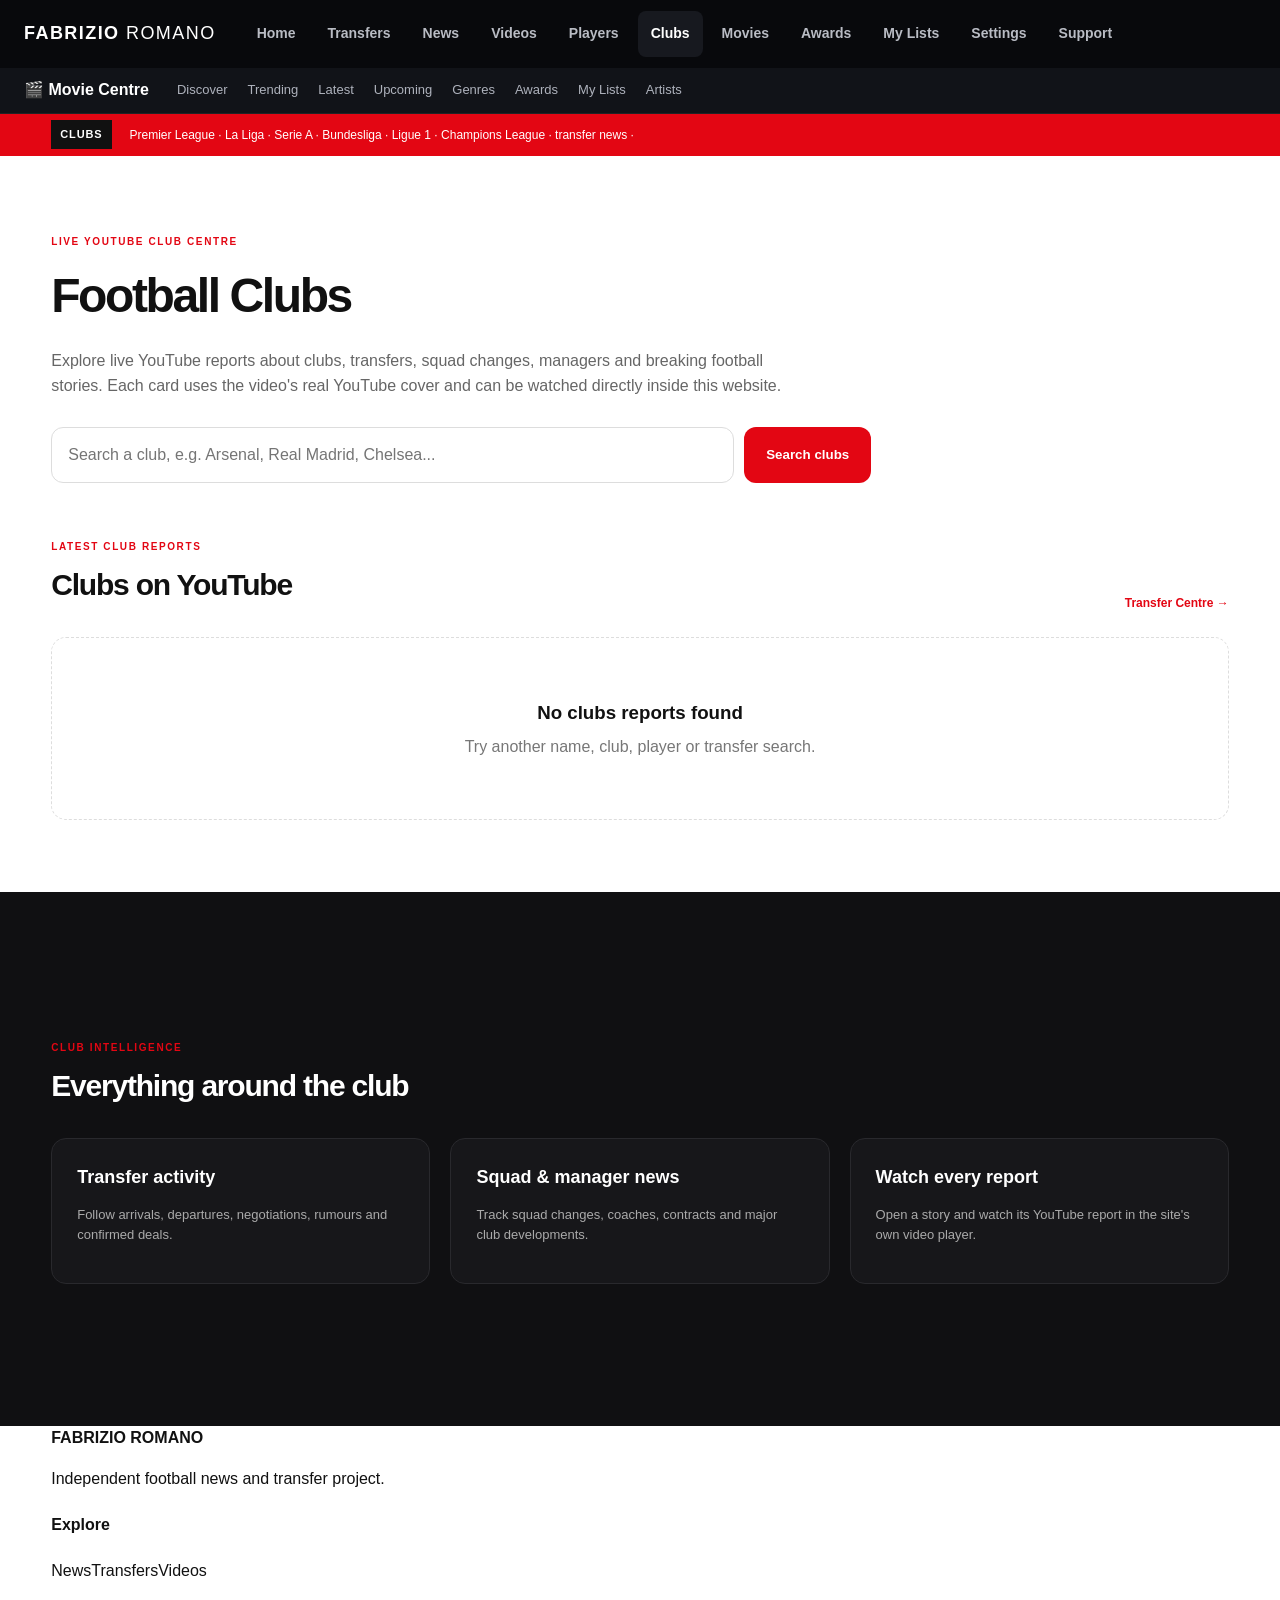
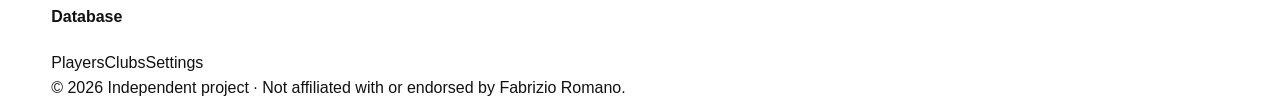
<file: clubs.html>
<!doctype html><html lang="en"><head><meta charset="utf-8"><meta name="viewport" content="width=device-width,initial-scale=1"><title>Clubs — Fabrizio Romano</title><link rel="icon" href="assets/logo.svg"><link rel="stylesheet" href="styles.css"></head><body class="loading"><div class="page-loader"><div class="loader-shell"><div class="skeleton skeleton-logo"></div><div class="skeleton skeleton-line wide"></div><div class="skeleton skeleton-hero"></div><div class="skeleton-grid"><div class="skeleton skeleton-card"></div><div class="skeleton skeleton-card"></div><div class="skeleton skeleton-card"></div></div></div></div><header class="header"><div class="container nav"><a class="brand" href="index.html"><img src="assets/logo.svg"><span>FABRIZIO <strong>ROMANO</strong></span></a><button class="menu-btn" aria-label="Menu" aria-expanded="false">☰</button><nav class="nav-links"><a href="index.html">Home</a><a href="transfers.html">Transfers</a><a href="news.html">News</a><a href="videos.html">Videos</a><a href="players.html">Players</a><a class="active" href="clubs.html">Clubs</a><a href="settings.html">Settings</a></nav><button class="search-btn" type="button" aria-label="Search">⌕</button></div></header><div class="ticker"><div class="container ticker-inner"><strong>CLUBS</strong><div class="ticker-track">Premier League · La Liga · Serie A · Bundesliga · Ligue 1 · Champions League · transfer news ·</div></div></div><main class="container section"><span class="eyebrow">LIVE YOUTUBE CLUB CENTRE</span><h1 style="font-size:48px;letter-spacing:-.05em;margin:6px 0">Football Clubs</h1><p style="max-width:760px;color:#666">Explore live YouTube reports about clubs, transfers, squad changes, managers and breaking football stories. Each card uses the video's real YouTube cover and can be watched directly inside this website.</p><form class="directory-search" id="clubSearchForm"><input id="clubSearchInput" type="search" placeholder="Search a club, e.g. Arsenal, Real Madrid, Chelsea..."><button type="submit">Search clubs</button></form><div class="section-head" style="margin-top:50px"><div><span class="eyebrow">LATEST CLUB REPORTS</span><h2>Clubs on YouTube</h2></div><a href="transfers.html">Transfer Centre →</a></div><div class="video-grid directory-grid" data-api="youtube-clubs"></div></main><section class="dark-section"><div class="container section"><div class="section-head light"><div><span class="eyebrow">CLUB INTELLIGENCE</span><h2>Everything around the club</h2></div></div><div class="three-col"><article class="info-card"><strong>Transfer activity</strong><p>Follow arrivals, departures, negotiations, rumours and confirmed deals.</p></article><article class="info-card"><strong>Squad & manager news</strong><p>Track squad changes, coaches, contracts and major club developments.</p></article><article class="info-card"><strong>Watch every report</strong><p>Open a story and watch its YouTube report in the site's own video player.</p></article></div></div></section><footer class="footer"><div class="container footer-grid"><div><strong class="footer-brand">FABRIZIO ROMANO</strong><p>Independent football news and transfer project.</p></div><div><h4>Explore</h4><a href="news.html">News</a><a href="transfers.html">Transfers</a><a href="videos.html">Videos</a></div><div><h4>Database</h4><a href="players.html">Players</a><a href="clubs.html">Clubs</a><a href="settings.html">Settings</a></div></div><div class="container copyright">© 2026 Independent project · Not affiliated with or endorsed by Fabrizio Romano.</div></footer><script src="script.js"></script></body></html>
</file>
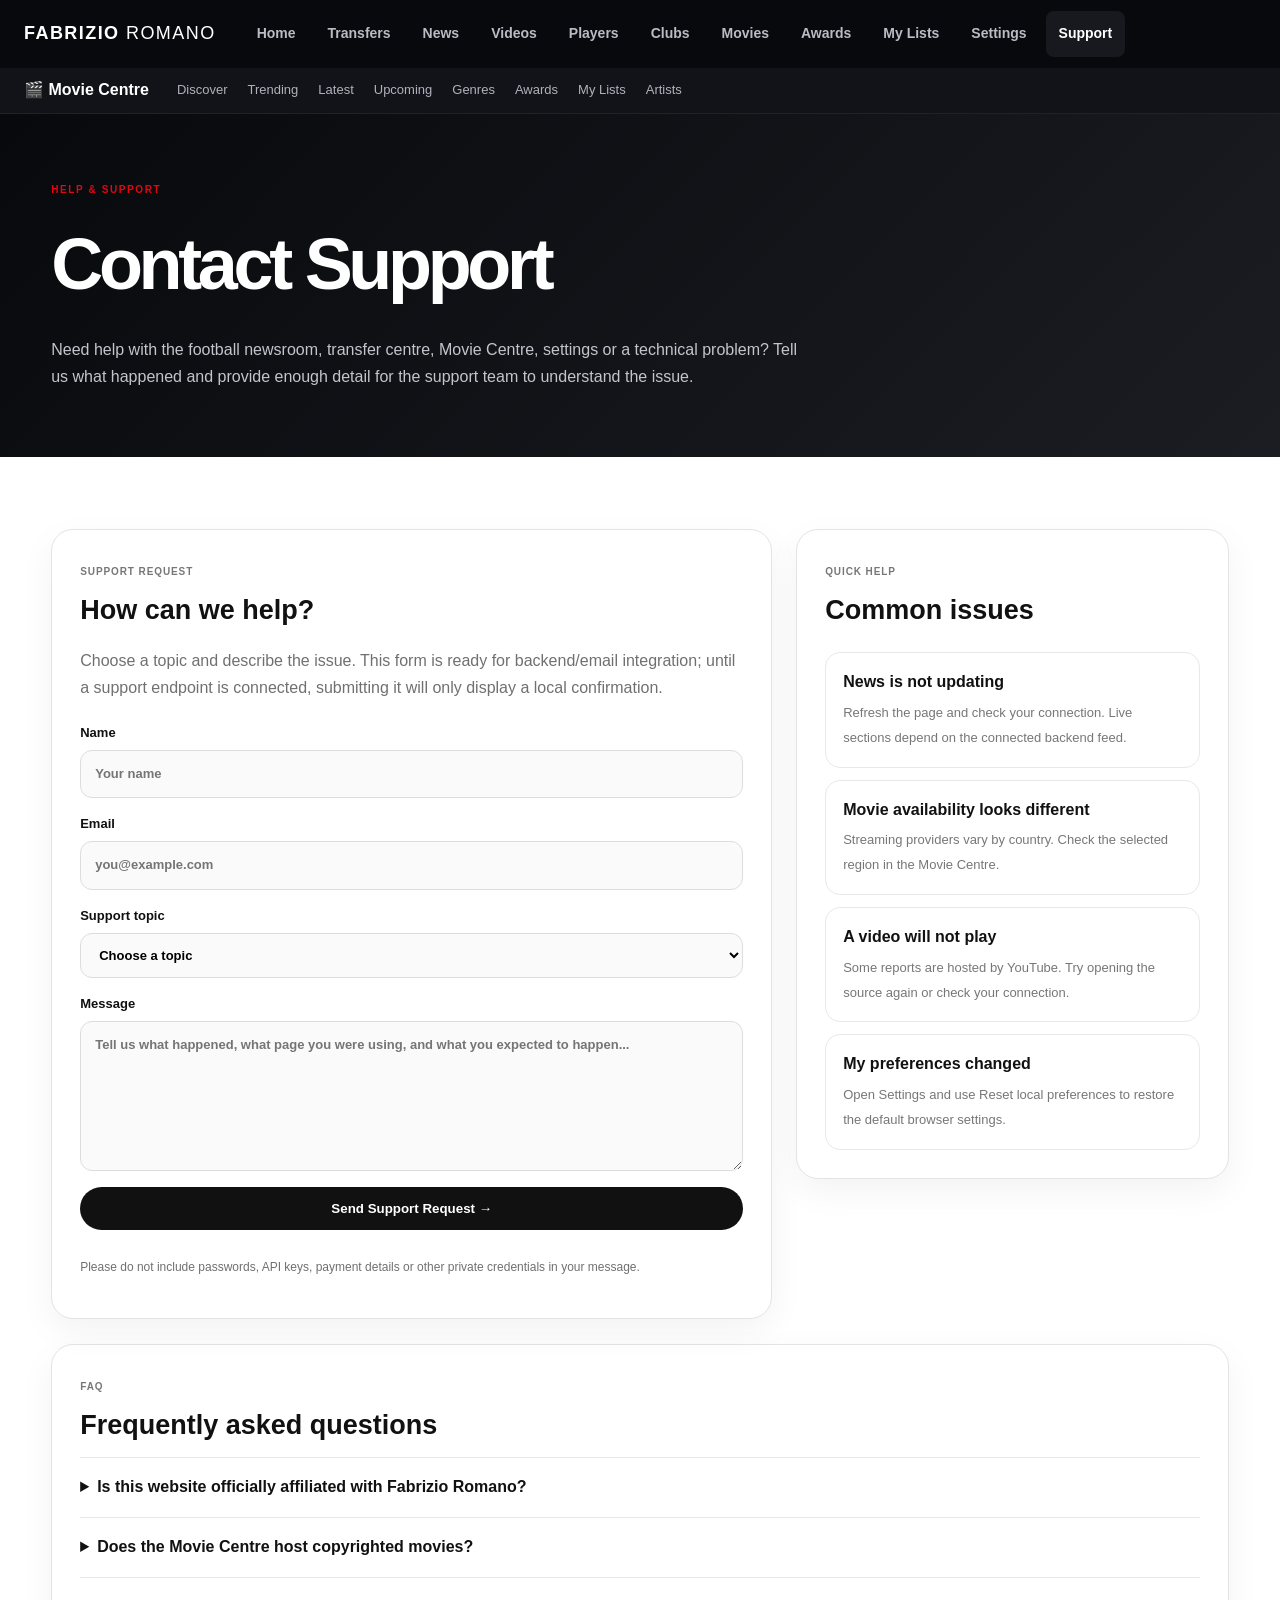
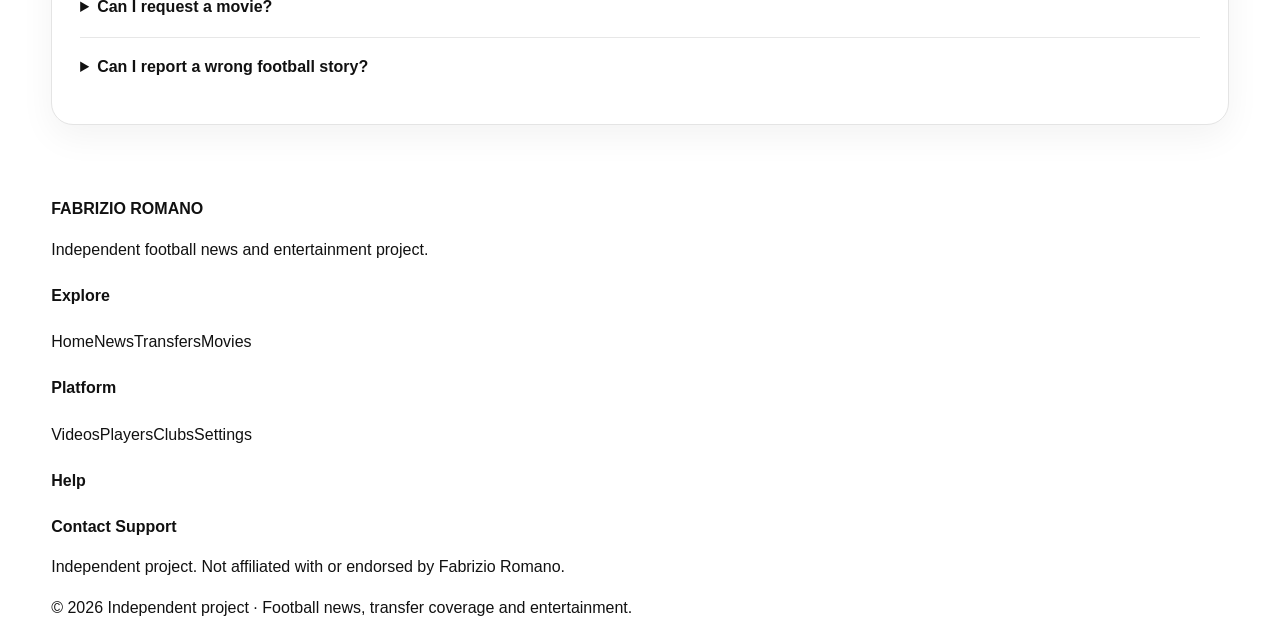
<file: contact-support.html>
<!doctype html>
<html lang="en">
<head>
<meta charset="utf-8"><meta name="viewport" content="width=device-width,initial-scale=1">
<meta name="description" content="Contact Support for the Fabrizio Romano football and entertainment website.">
<title>Contact Support — Fabrizio Romano</title>
<link rel="icon" href="assets/logo.svg"><link rel="stylesheet" href="styles.css"><link rel="stylesheet" href="navigation.css">
<style>
.support-hero{background:linear-gradient(135deg,#08090c,#1b1d23);color:#fff;padding:62px 0 50px}.support-hero h1{font-size:clamp(42px,6vw,72px);letter-spacing:-.06em;margin:8px 0 14px}.support-hero p{max-width:760px;color:#c2c5cc;line-height:1.7}.support-layout{display:grid;grid-template-columns:1.25fr .75fr;gap:24px;align-items:start}.support-card{background:#fff;border:1px solid #e4e4e4;border-radius:22px;padding:28px;box-shadow:0 12px 35px rgba(0,0,0,.05)}.support-card h2{font-size:27px;margin:8px 0 10px}.support-card p{color:#707070;line-height:1.65}.support-form{display:grid;gap:16px;margin-top:22px}.support-form label{display:grid;gap:7px;font-weight:800;font-size:13px}.support-form input,.support-form select,.support-form textarea{width:100%;box-sizing:border-box;border:1px solid #ddd;border-radius:12px;padding:13px 14px;font:inherit;background:#fafafa}.support-form textarea{min-height:150px;resize:vertical}.support-submit{border:0;border-radius:999px;background:#111;color:#fff;padding:14px 20px;font-weight:900;cursor:pointer}.support-note{font-size:12px;color:#888}.help-list{display:grid;gap:12px;margin-top:20px}.help-item{padding:17px;border:1px solid #e8e8e8;border-radius:15px}.help-item strong{display:block;margin-bottom:5px}.help-item span{font-size:13px;color:#777;line-height:1.5}.faq{margin-top:25px}.faq details{border-top:1px solid #e7e7e7;padding:17px 0}.faq summary{cursor:pointer;font-weight:800}.support-success{display:none;margin-top:14px;padding:13px 15px;border-radius:12px;background:#edf8f1;color:#17683a;font-weight:700}.support-success.show{display:block}.footer-support{font-weight:800}@media(max-width:850px){.support-layout{grid-template-columns:1fr}}
</style>
</head>
<body class="loading">
<div class="page-loader"><div class="loader-shell"><div class="skeleton skeleton-logo"></div><div class="skeleton skeleton-line wide"></div><div class="skeleton skeleton-hero"></div><div class="skeleton-grid"><div class="skeleton skeleton-card"></div><div class="skeleton skeleton-card"></div><div class="skeleton skeleton-card"></div></div></div></div>
<header data-global-nav></header>
<section class="support-hero"><div class="container"><span class="eyebrow">HELP & SUPPORT</span><h1>Contact Support</h1><p>Need help with the football newsroom, transfer centre, Movie Centre, settings or a technical problem? Tell us what happened and provide enough detail for the support team to understand the issue.</p></div></section>
<main class="container section">
<div class="support-layout">
<section class="support-card"><span class="tag">SUPPORT REQUEST</span><h2>How can we help?</h2><p>Choose a topic and describe the issue. This form is ready for backend/email integration; until a support endpoint is connected, submitting it will only display a local confirmation.</p>
<form class="support-form" id="supportForm"><label>Name<input id="supportName" name="name" type="text" placeholder="Your name" required></label><label>Email<input id="supportEmail" name="email" type="email" placeholder="you@example.com" required></label><label>Support topic<select id="supportTopic" name="topic" required><option value="">Choose a topic</option><option>Technical problem</option><option>Football News</option><option>Transfer Centre</option><option>Movie Centre</option><option>Movie details or availability</option><option>Settings and preferences</option><option>General question</option></select></label><label>Message<textarea id="supportMessage" name="message" placeholder="Tell us what happened, what page you were using, and what you expected to happen..." required></textarea></label><button class="support-submit" type="submit">Send Support Request →</button><div class="support-success" id="supportSuccess">Your support request has been prepared successfully. The form is not connected to a live support inbox yet.</div><p class="support-note">Please do not include passwords, API keys, payment details or other private credentials in your message.</p></form></section>
<aside class="support-card"><span class="tag">QUICK HELP</span><h2>Common issues</h2><div class="help-list"><div class="help-item"><strong>News is not updating</strong><span>Refresh the page and check your connection. Live sections depend on the connected backend feed.</span></div><div class="help-item"><strong>Movie availability looks different</strong><span>Streaming providers vary by country. Check the selected region in the Movie Centre.</span></div><div class="help-item"><strong>A video will not play</strong><span>Some reports are hosted by YouTube. Try opening the source again or check your connection.</span></div><div class="help-item"><strong>My preferences changed</strong><span>Open Settings and use Reset local preferences to restore the default browser settings.</span></div></div></aside>
</div>
<section class="support-card faq"><span class="tag">FAQ</span><h2>Frequently asked questions</h2><details><summary>Is this website officially affiliated with Fabrizio Romano?</summary><p>No. This is an independent project and should not be presented as officially affiliated with or endorsed by Fabrizio Romano.</p></details><details><summary>Does the Movie Centre host copyrighted movies?</summary><p>The Movie Centre is designed for discovery, trailers and legal availability information. Full movie streaming requires the appropriate rights or licenses.</p></details><details><summary>Can I request a movie?</summary><p>Yes, you can use the support form to send a request. Availability depends on territory, provider and licensing.</p></details><details><summary>Can I report a wrong football story?</summary><p>Yes. Select Football News or Transfer Centre and include the story title and what information appears incorrect.</p></details></section>
</main>
<footer class="footer"><div class="container footer-grid"><div><strong class="footer-brand">FABRIZIO ROMANO</strong><p>Independent football news and entertainment project.</p></div><div><h4>Explore</h4><a href="index.html">Home</a><a href="news.html">News</a><a href="transfers.html">Transfers</a><a href="movies.html">Movies</a></div><div><h4>Platform</h4><a href="videos.html">Videos</a><a href="players.html">Players</a><a href="clubs.html">Clubs</a><a href="settings.html">Settings</a></div><div><h4>Help</h4><a class="footer-support" href="contact-support.html">Contact Support</a><p>Independent project. Not affiliated with or endorsed by Fabrizio Romano.</p></div></div><div class="container copyright">© 2026 Independent project · Football news, transfer coverage and entertainment.</div></footer>
<script src="script.js"></script><script src="navigation.js"></script><script>document.getElementById('supportForm')?.addEventListener('submit',function(e){e.preventDefault();document.getElementById('supportSuccess').classList.add('show');this.querySelector('.support-submit').textContent='Request Prepared ✓';});</script>
</body></html>
</file>
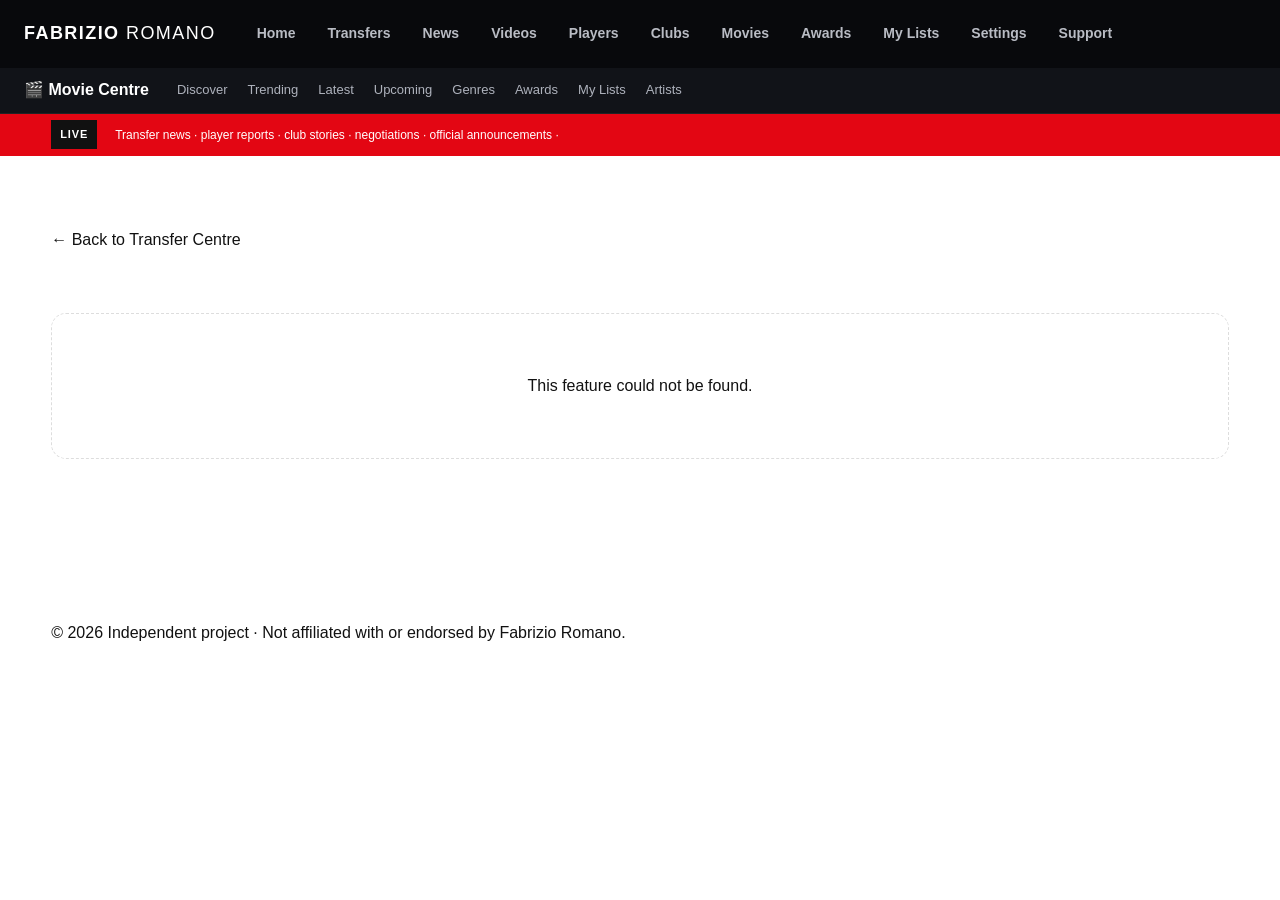
<file: features-detail.html>
<!doctype html><html lang="en"><head><meta charset="utf-8"><meta name="viewport" content="width=device-width,initial-scale=1"><title>Football Feature — Fabrizio Romano</title><meta name="description" content="Detailed football feature with live Gemini AI research and analysis."><link rel="icon" href="assets/logo.svg"><link rel="stylesheet" href="styles.css"></head><body class="loading"><div class="page-loader"><div class="loader-shell"><div class="skeleton skeleton-logo"></div><div class="skeleton skeleton-hero"></div></div></div><header class="header"><div class="container nav"><a class="brand" href="index.html"><img src="assets/logo.svg" alt=""><span>FABRIZIO <strong>ROMANO</strong></span></a><button class="menu-btn" aria-label="Menu" aria-expanded="false">☰</button><nav class="nav-links"><a href="index.html">Home</a><a href="transfers.html">Transfers</a><a href="news.html">News</a><a href="videos.html">Videos</a><a href="players.html">Players</a><a href="clubs.html">Clubs</a><a href="settings.html">Settings</a></nav><button class="search-btn" type="button" aria-label="Search">⌕</button></div></header><div class="ticker"><div class="container ticker-inner"><strong>LIVE</strong><div class="ticker-track">Transfer news · player reports · club stories · negotiations · official announcements ·</div></div></div><main class="container section"><a class="text-link" href="transfers.html">← Back to Transfer Centre</a><article class="detail-page" data-feature-detail><div class="detail-media"><span>Loading feature...</span></div><div class="detail-body"><span class="eyebrow">FOOTBALL FEATURE</span><h1>Loading football story...</h1><p class="detail-meta">Loading...</p><div class="detail-description"></div><button class="detail-watch" type="button" hidden>▶ Watch report</button></div></article></main><footer class="footer"><div class="container copyright">© 2026 Independent project · Not affiliated with or endorsed by Fabrizio Romano.</div></footer><script src="script.js"></script><script src="ai-news.js"></script></body></html>
</file>
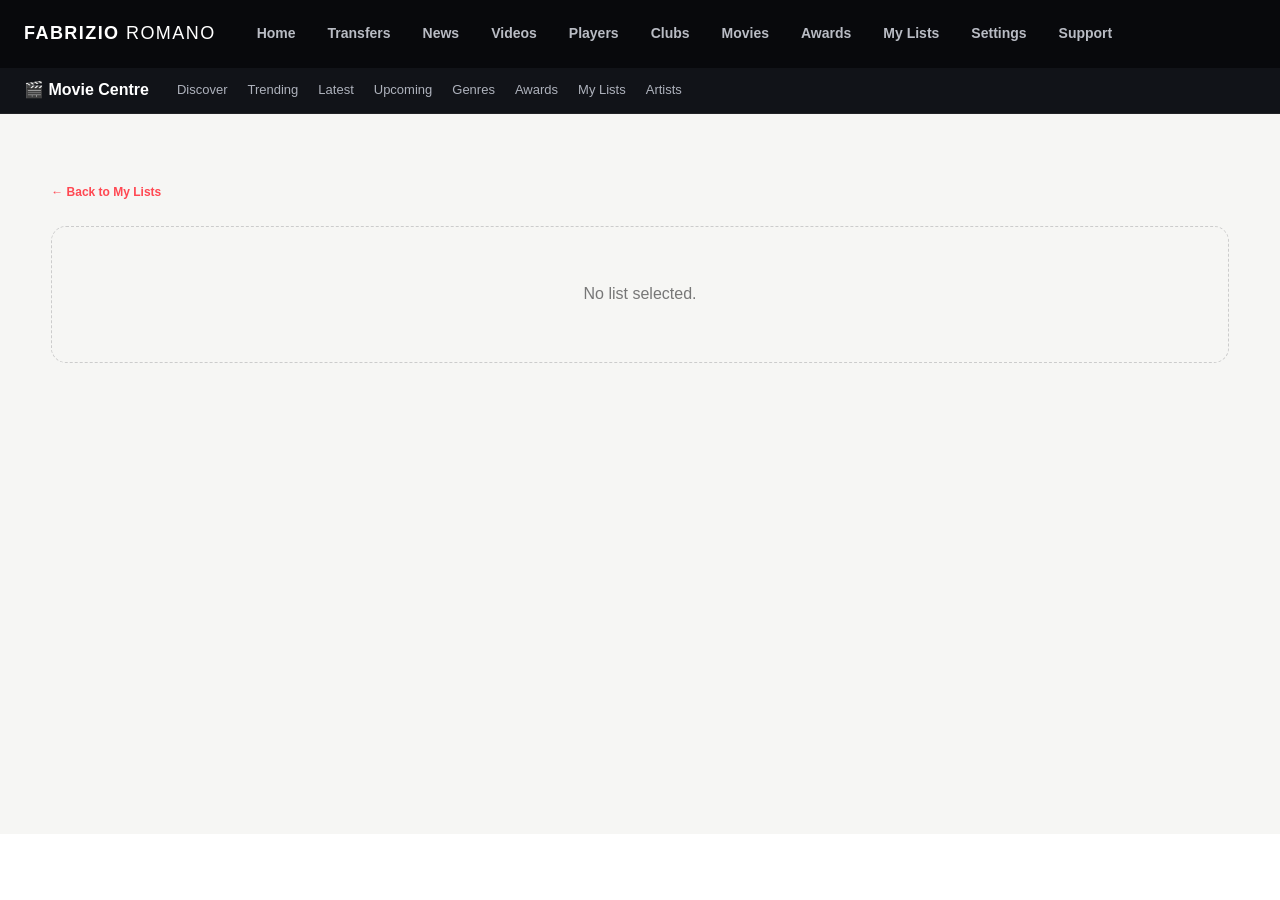
<file: list-detail.html>
<!doctype html><html lang="en"><head><meta charset="utf-8"><meta name="viewport" content="width=device-width,initial-scale=1"><meta name="description" content="TMDB movie list details."><title>List — Movie Centre</title><link rel="icon" href="assets/logo.svg"><link rel="stylesheet" href="styles.css"><link rel="stylesheet" href="navigation.css"><link rel="stylesheet" href="movies.css"><style>.list-detail-page{background:#f6f6f4;min-height:80vh;padding:65px 0}.list-detail-head{background:#111;color:#fff;border-radius:22px;padding:40px;margin-bottom:30px}.list-detail-head h1{font-size:clamp(40px,6vw,72px);line-height:.9;letter-spacing:-.06em;margin:8px 0}.list-detail-head p{color:#aaa;max-width:760px}.list-items{display:grid;grid-template-columns:repeat(5,1fr);gap:16px}.list-item{background:#fff;border:1px solid #e5e5e5;border-radius:14px;overflow:hidden}.list-item img{width:100%;aspect-ratio:2/3;object-fit:cover;display:block}.list-item-body{padding:12px}.list-item-body strong{display:block}.list-item-body small{color:#888}.list-empty{padding:55px;text-align:center;border:1px dashed #ccc;border-radius:15px;color:#777;grid-column:1/-1}@media(max-width:900px){.list-items{grid-template-columns:repeat(3,1fr)}}@media(max-width:600px){.list-items{grid-template-columns:repeat(2,1fr)}}
</style></head><body><header data-global-nav></header><main class="list-detail-page"><div class="container"><a class="movie-back" href="lists.html">← Back to My Lists</a><section id="listDetailRoot"><div class="list-empty">Loading list…</div></section></div></main><script src="navigation.js"></script><script src="tmdb-lists.js"></script><script>document.addEventListener('DOMContentLoaded',async()=>{const root=document.getElementById('listDetailRoot'),id=new URLSearchParams(location.search).get('id');if(!id){root.innerHTML='<div class="list-empty">No list selected.</div>';return}try{const d=await TMDBLists.api('/api/tmdb-user/lists/'+encodeURIComponent(id));document.title=(d.name||'List')+' — Movie Centre';const items=d.results||[];root.innerHTML=`<div class="list-detail-head"><span class="eyebrow">TMDB LIST</span><h1>${String(d.name||'Untitled list').replace(/[&<>\"']/g,c=>({'&':'&amp;','<':'&lt;','>':'&gt;','\"':'&quot;',"'":'&#39;'}[c]))}</h1><p>${String(d.description||'Your saved movie collection.').replace(/[&<>\"']/g,c=>({'&':'&amp;','<':'&lt;','>':'&gt;','\"':'&quot;',"'":'&#39;'}[c]))}</p></div><div class="list-items">${items.length?items.map(v=>{const title=String(v.title||v.name||'Untitled').replace(/[&<>\"']/g,c=>({'&':'&amp;','<':'&lt;','>':'&gt;','\"':'&quot;',"'":'&#39;'}[c]));const p=v.poster_path?'https://image.tmdb.org/t/p/w500'+v.poster_path:'';return `<a class="list-item" href="movie-detail.html?id=${encodeURIComponent(v.id)}"><img src="${p}" alt="${title}" loading="lazy"><div class="list-item-body"><strong>${title}</strong><small>${(v.release_date||'').slice(0,4)||'—'}</small></div></a>`}).join(''):'<div class="list-empty">This list has no movies yet. Open a movie and use “Add to list”.</div>'}</div>`}catch(e){root.innerHTML='<div class="list-empty">'+String(e.message||'Unable to load list.').replace(/[&<>\"']/g,c=>({'&':'&amp;','<':'&lt;','>':'&gt;','\"':'&quot;',"'":'&#39;'}[c]))+'</div>'}});</script></body></html>
</file>
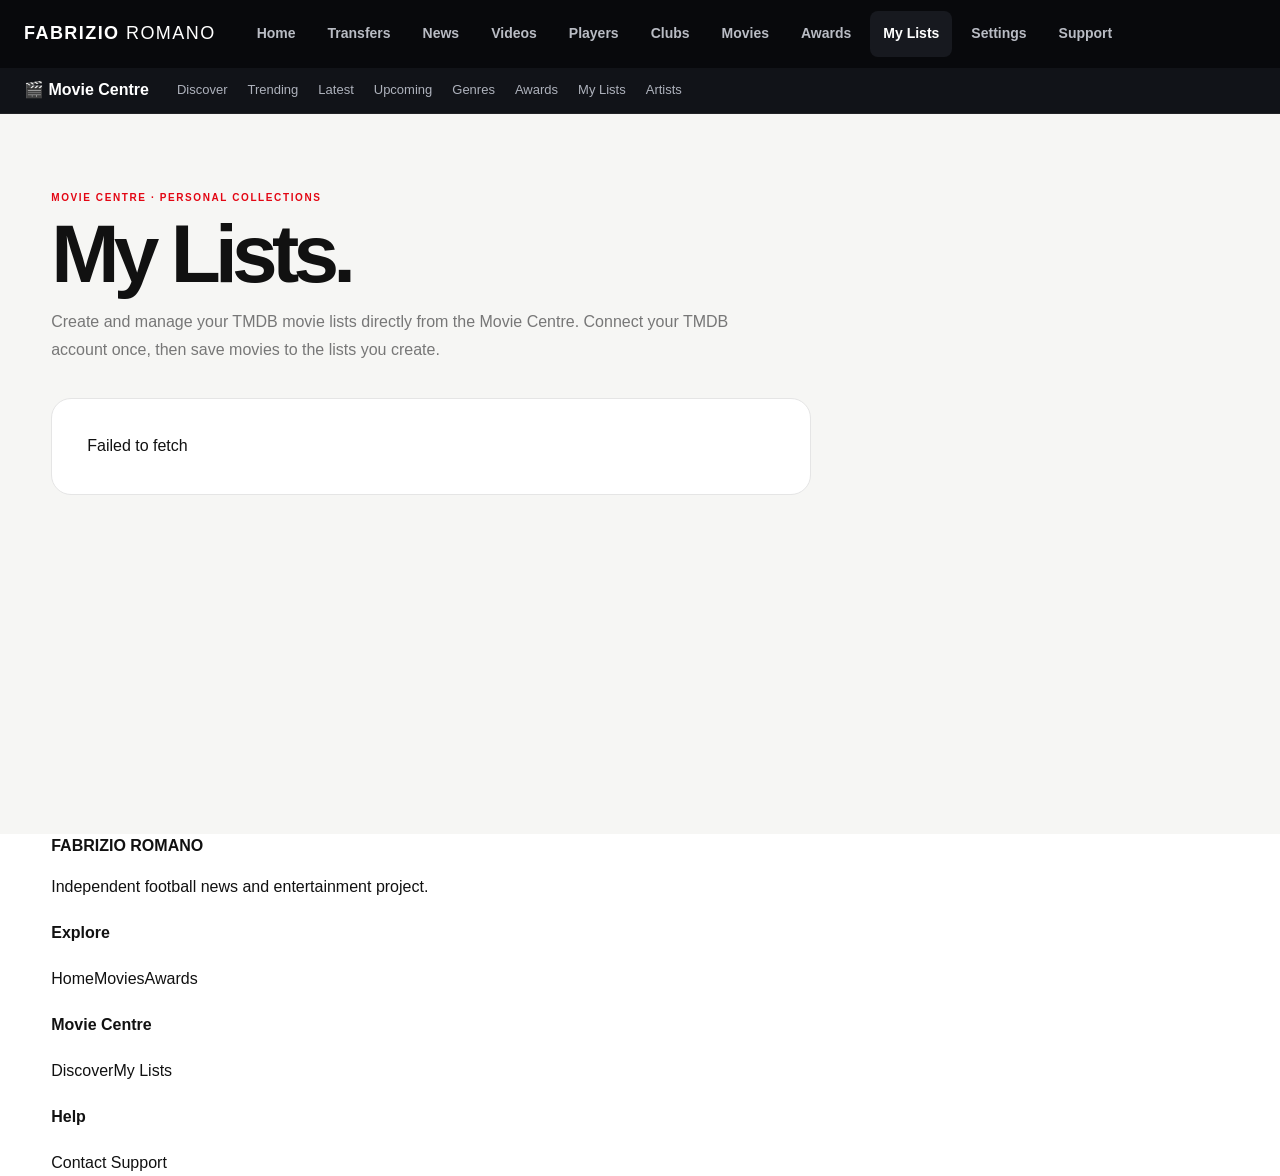
<file: lists.html>
<!doctype html><html lang="en"><head><meta charset="utf-8"><meta name="viewport" content="width=device-width,initial-scale=1"><meta name="description" content="Manage your TMDB movie lists from the Fabrizio Romano Movie Centre."><title>My Lists — Movie Centre</title><link rel="icon" href="assets/logo.svg"><link rel="stylesheet" href="styles.css"><link rel="stylesheet" href="navigation.css"><style>.lists-page{min-height:80vh;background:#f6f6f4;padding:70px 0}.lists-hero h1{font-size:clamp(46px,7vw,82px);line-height:.9;letter-spacing:-.07em;margin:8px 0 18px}.lists-hero p{max-width:700px;color:#777;line-height:1.7}.lists-connect,.lists-error{background:#fff;border:1px solid #e5e5e5;border-radius:20px;padding:35px;margin-top:35px;max-width:760px}.lists-connect h2,.lists-toolbar h2{font-size:32px;letter-spacing:-.05em;margin:8px 0}.lists-connect p,.lists-toolbar p{color:#777;line-height:1.6}.lists-btn{border:0;background:#e30613;color:#fff;border-radius:10px;padding:13px 18px;font-weight:900;cursor:pointer}.lists-btn.secondary{background:#222}.lists-toolbar{display:flex;justify-content:space-between;align-items:end;gap:20px;margin-top:50px}.create-list{display:grid;grid-template-columns:1fr 1.4fr auto auto;gap:10px;margin:25px 0}.create-list input:not([type=checkbox]){border:1px solid #ddd;border-radius:10px;padding:13px;font:inherit}.create-list label{display:flex;align-items:center;gap:7px;font-size:12px}.lists-grid{display:grid;grid-template-columns:repeat(4,1fr);gap:16px}.list-card{background:#fff;border:1px solid #e4e4e4;border-radius:14px;overflow:hidden;transition:.2s}.list-card:hover{transform:translateY(-5px);box-shadow:0 18px 40px #0001}.list-poster{aspect-ratio:16/9;background:#171719;color:#fff;display:grid;place-items:center;font-size:35px}.list-poster img{width:100%;height:100%;object-fit:cover}.list-copy{padding:15px}.list-copy strong{display:block}.list-copy small{display:block;color:#888;margin-top:7px}.lists-loading,.lists-empty{padding:50px;text-align:center;color:#777;border:1px dashed #ccc;border-radius:15px}@media(max-width:900px){.lists-grid{grid-template-columns:repeat(2,1fr)}.create-list{grid-template-columns:1fr 1fr}.create-list .lists-btn{grid-column:span 2}}@media(max-width:600px){.lists-page{padding:45px 0}.lists-toolbar{align-items:start;flex-direction:column}.lists-grid{grid-template-columns:1fr}.create-list{grid-template-columns:1fr}.create-list .lists-btn{grid-column:auto}}
</style></head><body><header data-global-nav></header><main class="lists-page"><div class="container"><div class="lists-hero"><span class="eyebrow">MOVIE CENTRE · PERSONAL COLLECTIONS</span><h1>My Lists.</h1><p>Create and manage your TMDB movie lists directly from the Movie Centre. Connect your TMDB account once, then save movies to the lists you create.</p></div><section id="listsRoot"><div class="lists-loading">Loading…</div></section></div></main><footer class="footer"><div class="container footer-grid"><div><strong class="footer-brand">FABRIZIO ROMANO</strong><p>Independent football news and entertainment project.</p></div><div><h4>Explore</h4><a href="index.html">Home</a><a href="movies.html">Movies</a><a href="awards.html">Awards</a></div><div><h4>Movie Centre</h4><a href="movies.html">Discover</a><a href="lists.html">My Lists</a></div><div><h4>Help</h4><a href="contact-support.html">Contact Support</a></div></div></footer><script src="navigation.js"></script><script src="tmdb-lists.js"></script></body></html>
</file>
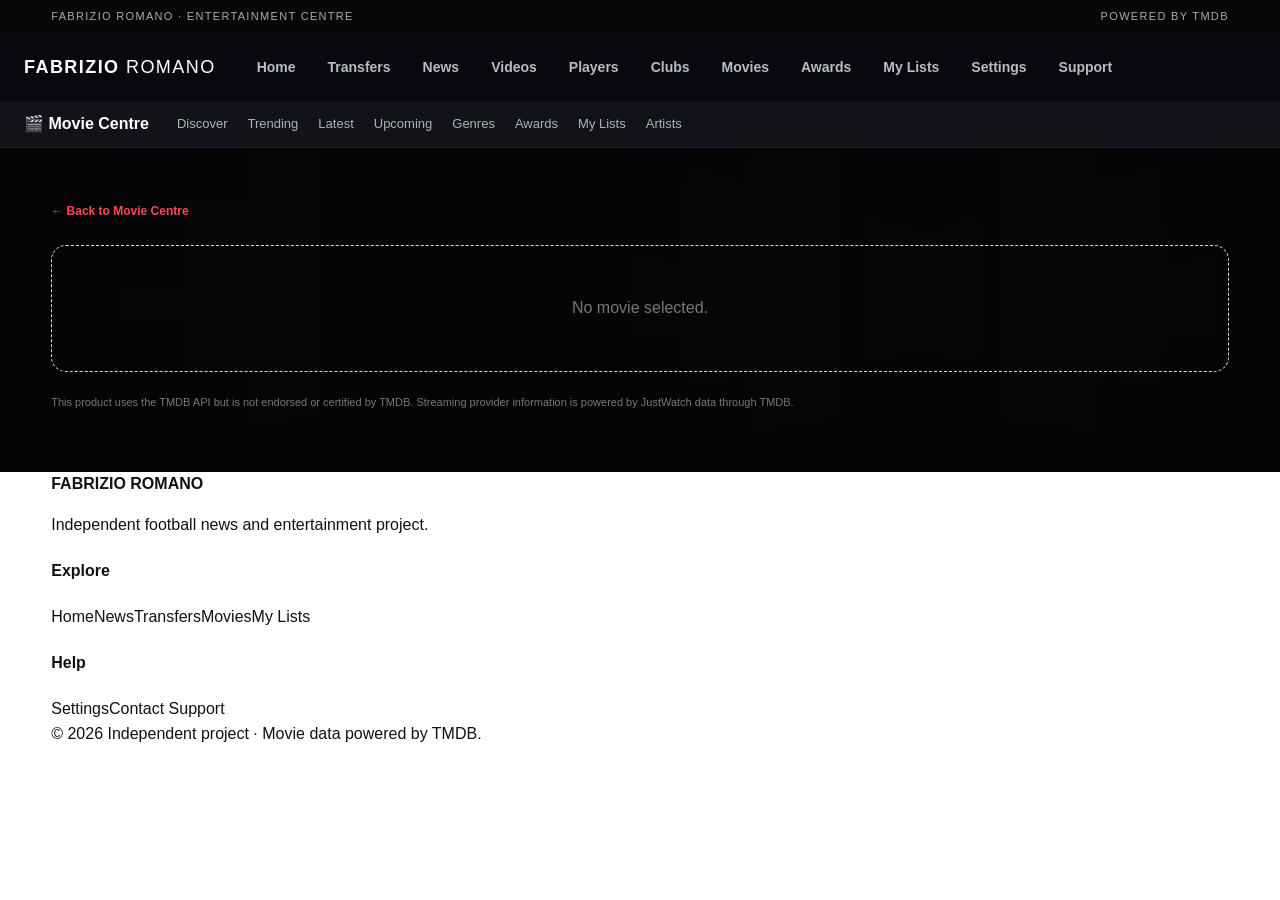
<file: movie-detail.html>
<!doctype html><html lang="en"><head><meta charset="utf-8"><meta name="viewport" content="width=device-width,initial-scale=1"><meta name="description" content="Movie details, trailers and legal streaming availability."><title>Movie Details — Entertainment Centre</title><link rel="icon" href="assets/logo.svg"><link rel="stylesheet" href="styles.css"><link rel="stylesheet" href="movies.css"><link rel="stylesheet" href="navigation.css"></head><body><div class="topbar"><div class="container topbar-inner"><span>FABRIZIO ROMANO · ENTERTAINMENT CENTRE</span><span>Powered by TMDB</span></div></div><header data-global-nav></header><main><section class="movie-detail-hero"><div class="container"><a class="movie-back" href="movies.html">← Back to Movie Centre</a><div id="movieDetail"><div class="movie-empty">Loading movie details…</div></div><p class="watchmode-note">This product uses the TMDB API but is not endorsed or certified by TMDB. Streaming provider information is powered by JustWatch data through TMDB.</p></div></section></main><footer class="footer"><div class="container footer-grid"><div><strong class="footer-brand">FABRIZIO ROMANO</strong><p>Independent football news and entertainment project.</p></div><div><h4>Explore</h4><a href="index.html">Home</a><a href="news.html">News</a><a href="transfers.html">Transfers</a><a href="movies.html">Movies</a><a href="lists.html">My Lists</a></div><div><h4>Help</h4><a href="settings.html">Settings</a><a href="contact-support.html">Contact Support</a></div></div><div class="container copyright">© 2026 Independent project · Movie data powered by TMDB.</div></footer><script src="tmdb-lists.js"></script><script src="movies.js"></script><script src="navigation.js"></script><script src="movie-list-actions.js"></script></body></html>
</file>
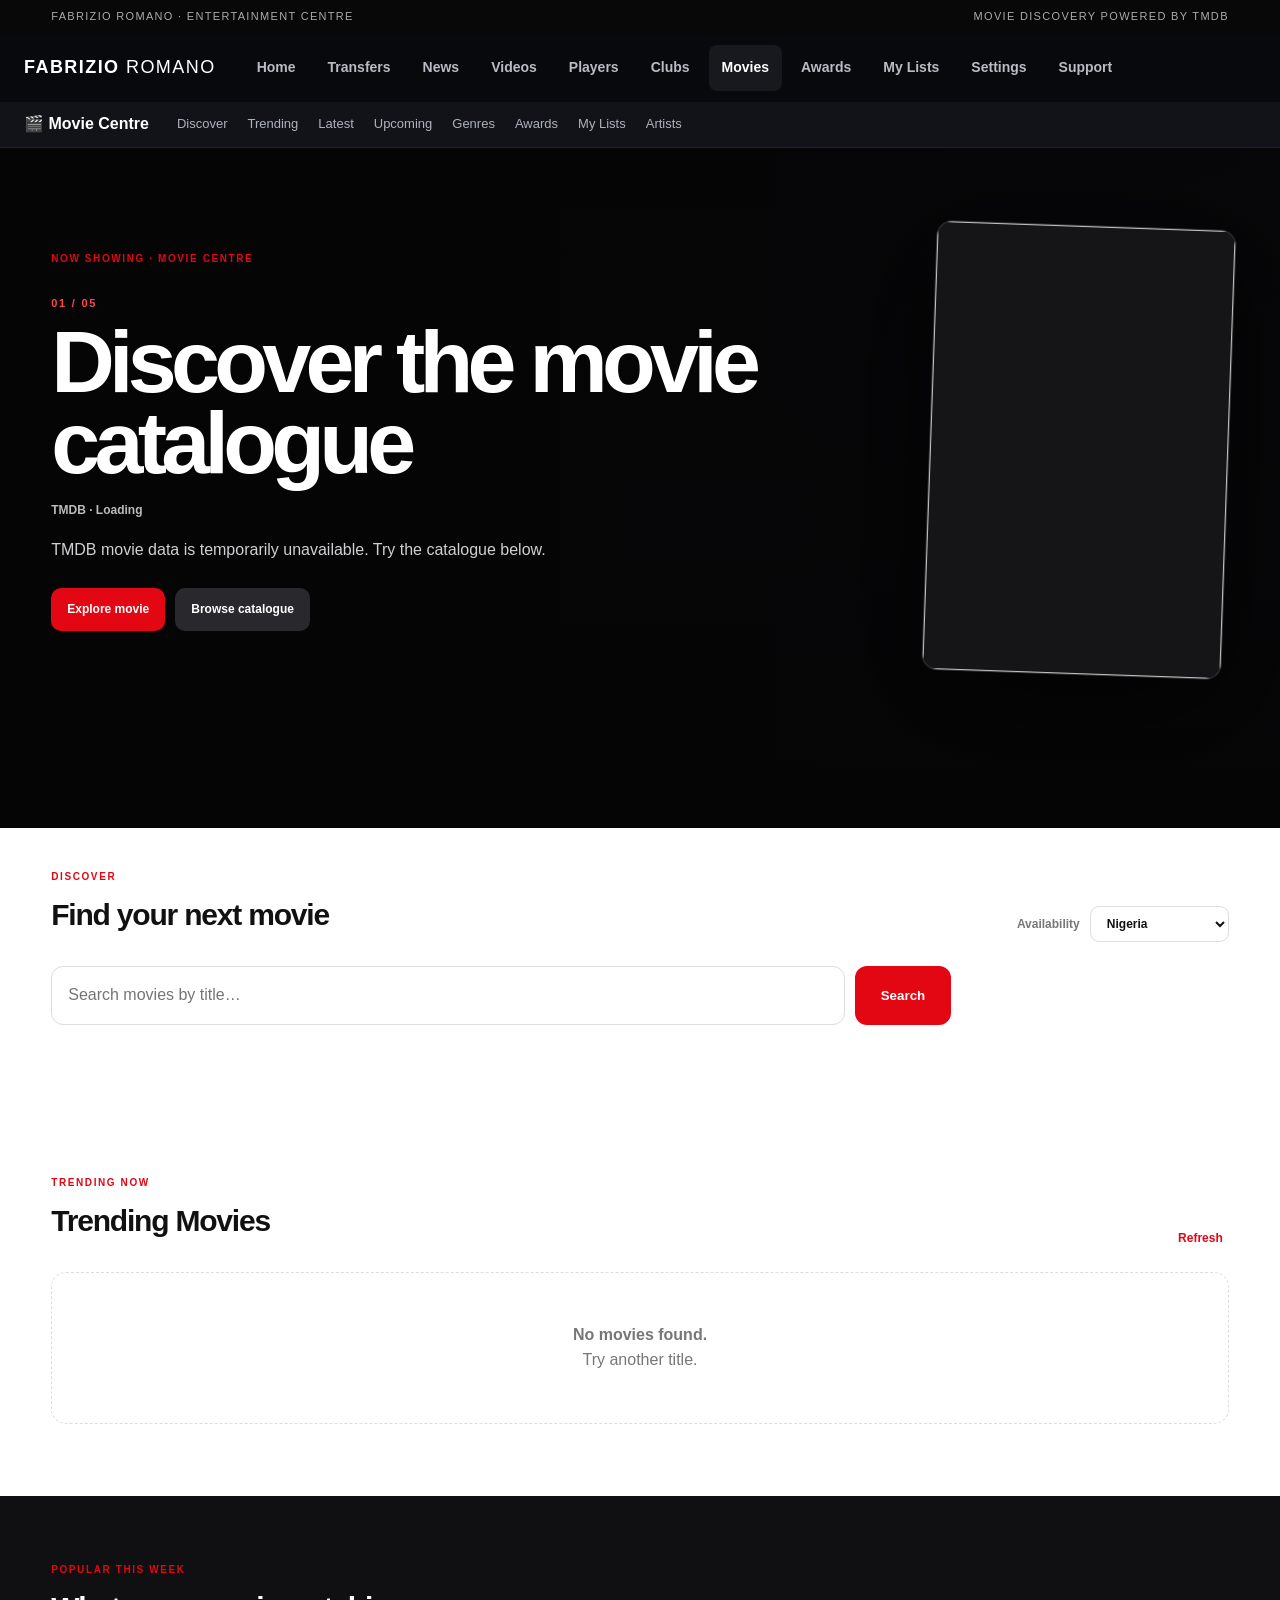
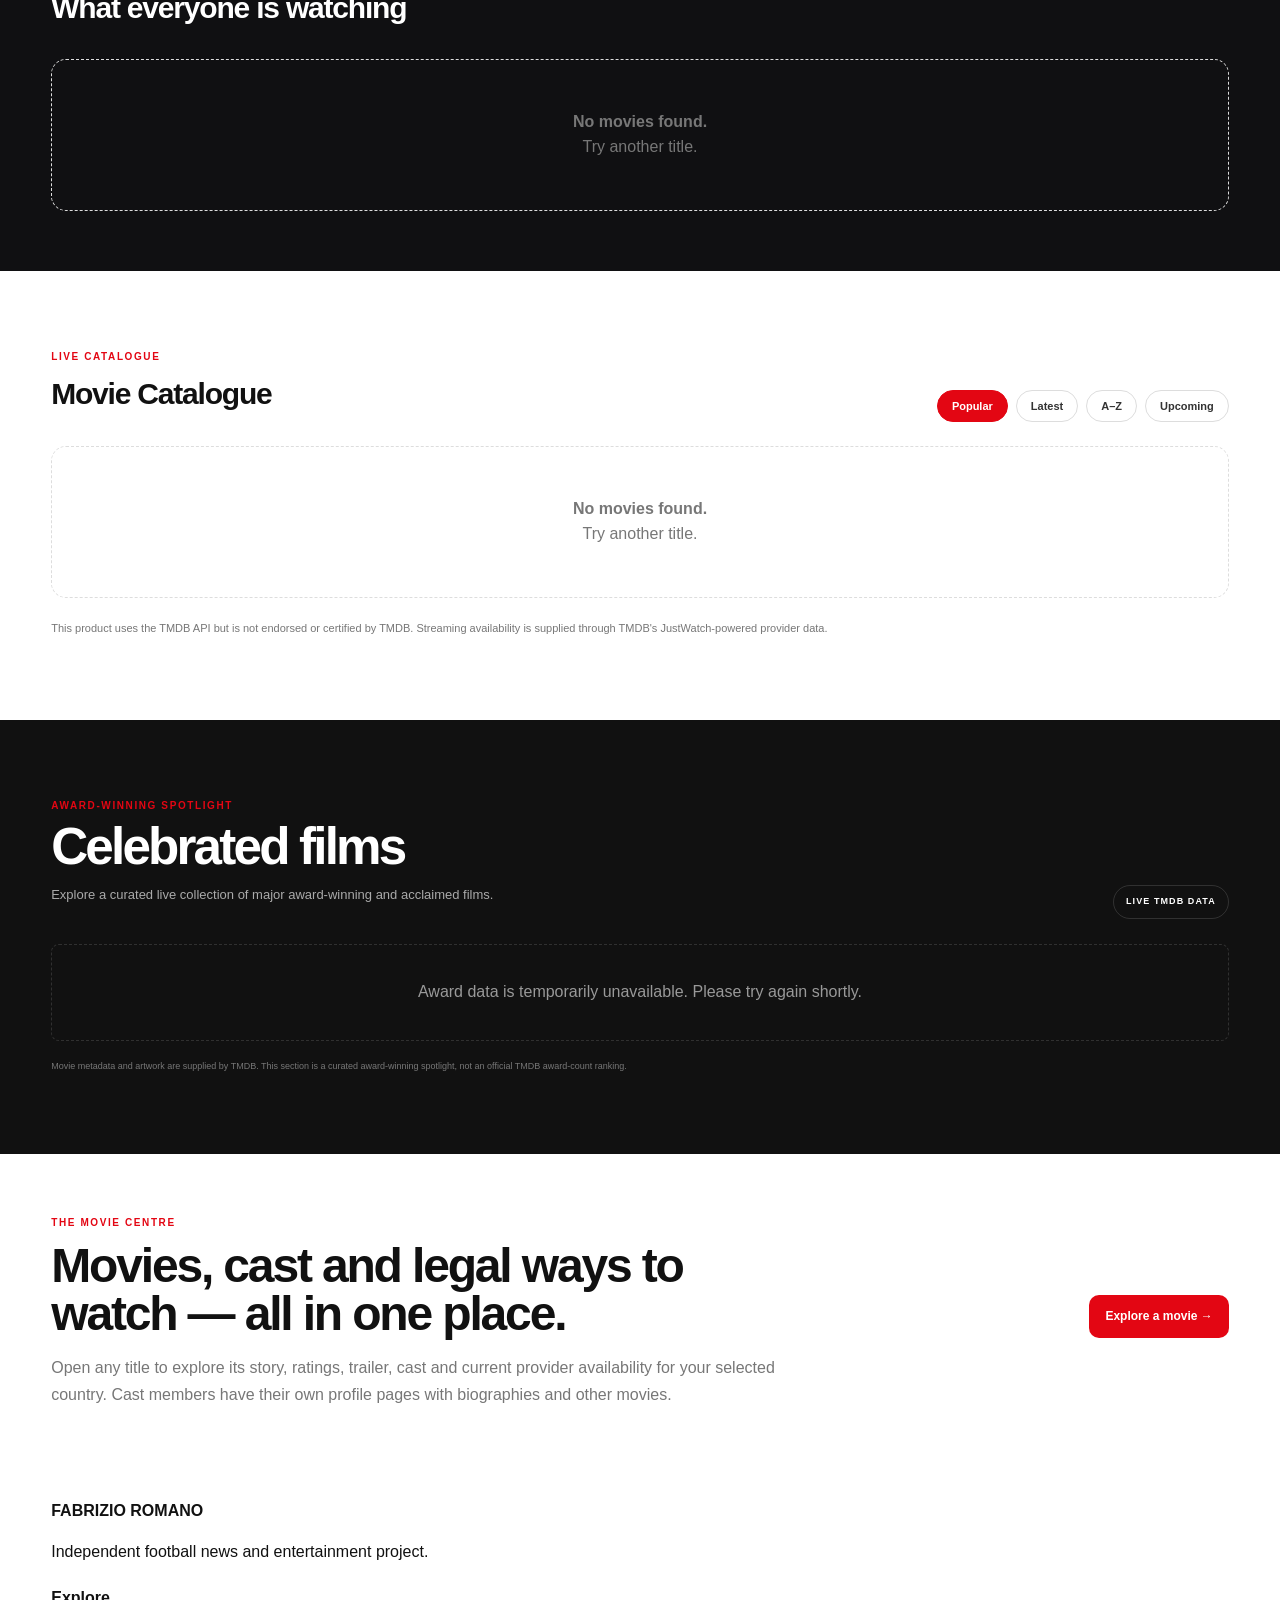
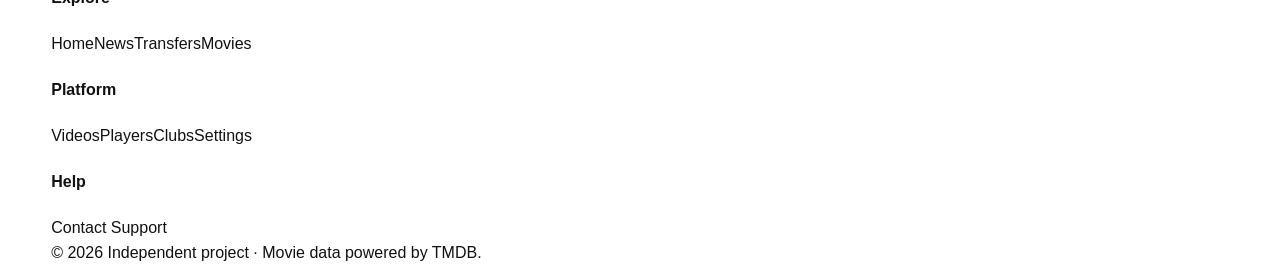
<file: movies.html>
<!doctype html><html lang="en"><head><meta charset="utf-8"><meta name="viewport" content="width=device-width,initial-scale=1"><meta name="description" content="Discover movies, trailers, cast and legal streaming availability."><title>Movies — Fabrizio Romano Entertainment Centre</title><link rel="icon" href="assets/logo.svg"><link rel="stylesheet" href="styles.css"><link rel="stylesheet" href="movies.css"><link rel="stylesheet" href="navigation.css"></head><body><div class="topbar"><div class="container topbar-inner"><span>FABRIZIO ROMANO · ENTERTAINMENT CENTRE</span><span>Movie discovery powered by TMDB</span></div></div><header data-global-nav></header><main><section class="cinema-hero" id="cinemaHero"><div class="hero-backdrop"></div><div class="hero-shade"></div><div class="container cinema-content"><div class="cinema-copy"><span class="eyebrow">NOW SHOWING · MOVIE CENTRE</span><div id="heroCounter" class="hero-counter">01 / 05</div><h1 id="heroTitle">Loading the cinema…</h1><div id="heroMeta" class="hero-meta">TMDB · Loading</div><p id="heroOverview">Discover popular movies, new releases, cast, trailers and legal ways to watch.</p><div class="movie-actions"><a id="heroWatch" class="movie-action" href="movies.html">Explore movie</a><a class="movie-action secondary" href="#catalogue">Browse catalogue</a></div></div><div class="hero-poster-wrap"><img id="heroPoster" class="hero-poster" alt="" loading="eager"></div></div><div class="container hero-dots" id="heroDots"></div></section><section class="section container cinema-tools"><div class="section-head"><div><span class="eyebrow">DISCOVER</span><h2>Find your next movie</h2></div><label class="region-control"><span>Availability</span><select class="movieRegion"><option value="NG">Nigeria</option><option value="US">United States</option><option value="GB">United Kingdom</option><option value="CA">Canada</option><option value="AU">Australia</option></select></label></div><form id="movieSearchForm" class="movie-search"><input id="movieSearchInput" type="search" placeholder="Search movies by title…" autocomplete="off"><button type="submit">Search</button></form></section><section class="section container movie-section" id="trendingSection"><div class="section-head"><div><span class="eyebrow">TRENDING NOW</span><h2>Trending Movies</h2></div><button class="section-refresh" data-sort="popularity.desc">Refresh</button></div><div id="trendingGrid" class="movie-grid"><div class="movie-empty">Loading trending movies…</div></div></section><section class="dark-section movie-strip-section"><div class="container"><div class="section-head light"><div><span class="eyebrow">POPULAR THIS WEEK</span><h2>What everyone is watching</h2></div></div><div id="popularGrid" class="movie-grid dark-movie-grid"><div class="movie-empty">Loading popular movies…</div></div></div></section><section class="section container movie-section" id="catalogue"><div class="section-head"><div><span class="eyebrow">LIVE CATALOGUE</span><h2 id="catalogueTitle">Movie Catalogue</h2></div><div class="movie-tabs"><button class="movie-tab active" data-sort="popularity.desc">Popular</button><button class="movie-tab" data-sort="primary_release_date.desc">Latest</button><button class="movie-tab" data-sort="original_title.asc">A–Z</button><button class="movie-tab" data-sort="primary_release_date.asc">Upcoming</button></div></div><div id="movieGrid" class="movie-grid"><div class="movie-empty">Loading movie catalogue…</div></div><p class="watchmode-note">This product uses the TMDB API but is not endorsed or certified by TMDB. Streaming availability is supplied through TMDB's JustWatch-powered provider data.</p></section><section class="section container movie-info-band"><div><span class="eyebrow">THE MOVIE CENTRE</span><h2>Movies, cast and legal ways to watch — all in one place.</h2><p>Open any title to explore its story, ratings, trailer, cast and current provider availability for your selected country. Cast members have their own profile pages with biographies and other movies.</p></div><a class="movie-action" href="movie-detail.html">Explore a movie →</a></section></main><footer class="footer"><div class="container footer-grid"><div><strong class="footer-brand">FABRIZIO ROMANO</strong><p>Independent football news and entertainment project.</p></div><div><h4>Explore</h4><a href="index.html">Home</a><a href="news.html">News</a><a href="transfers.html">Transfers</a><a href="movies.html">Movies</a></div><div><h4>Platform</h4><a href="videos.html">Videos</a><a href="players.html">Players</a><a href="clubs.html">Clubs</a><a href="settings.html">Settings</a></div><div><h4>Help</h4><a href="contact-support.html">Contact Support</a></div></div><div class="container copyright">© 2026 Independent project · Movie data powered by TMDB.</div></footer><script src="movies.js"></script><script src="awards.js"></script><script src="navigation.js"></script></body></html>
</file>
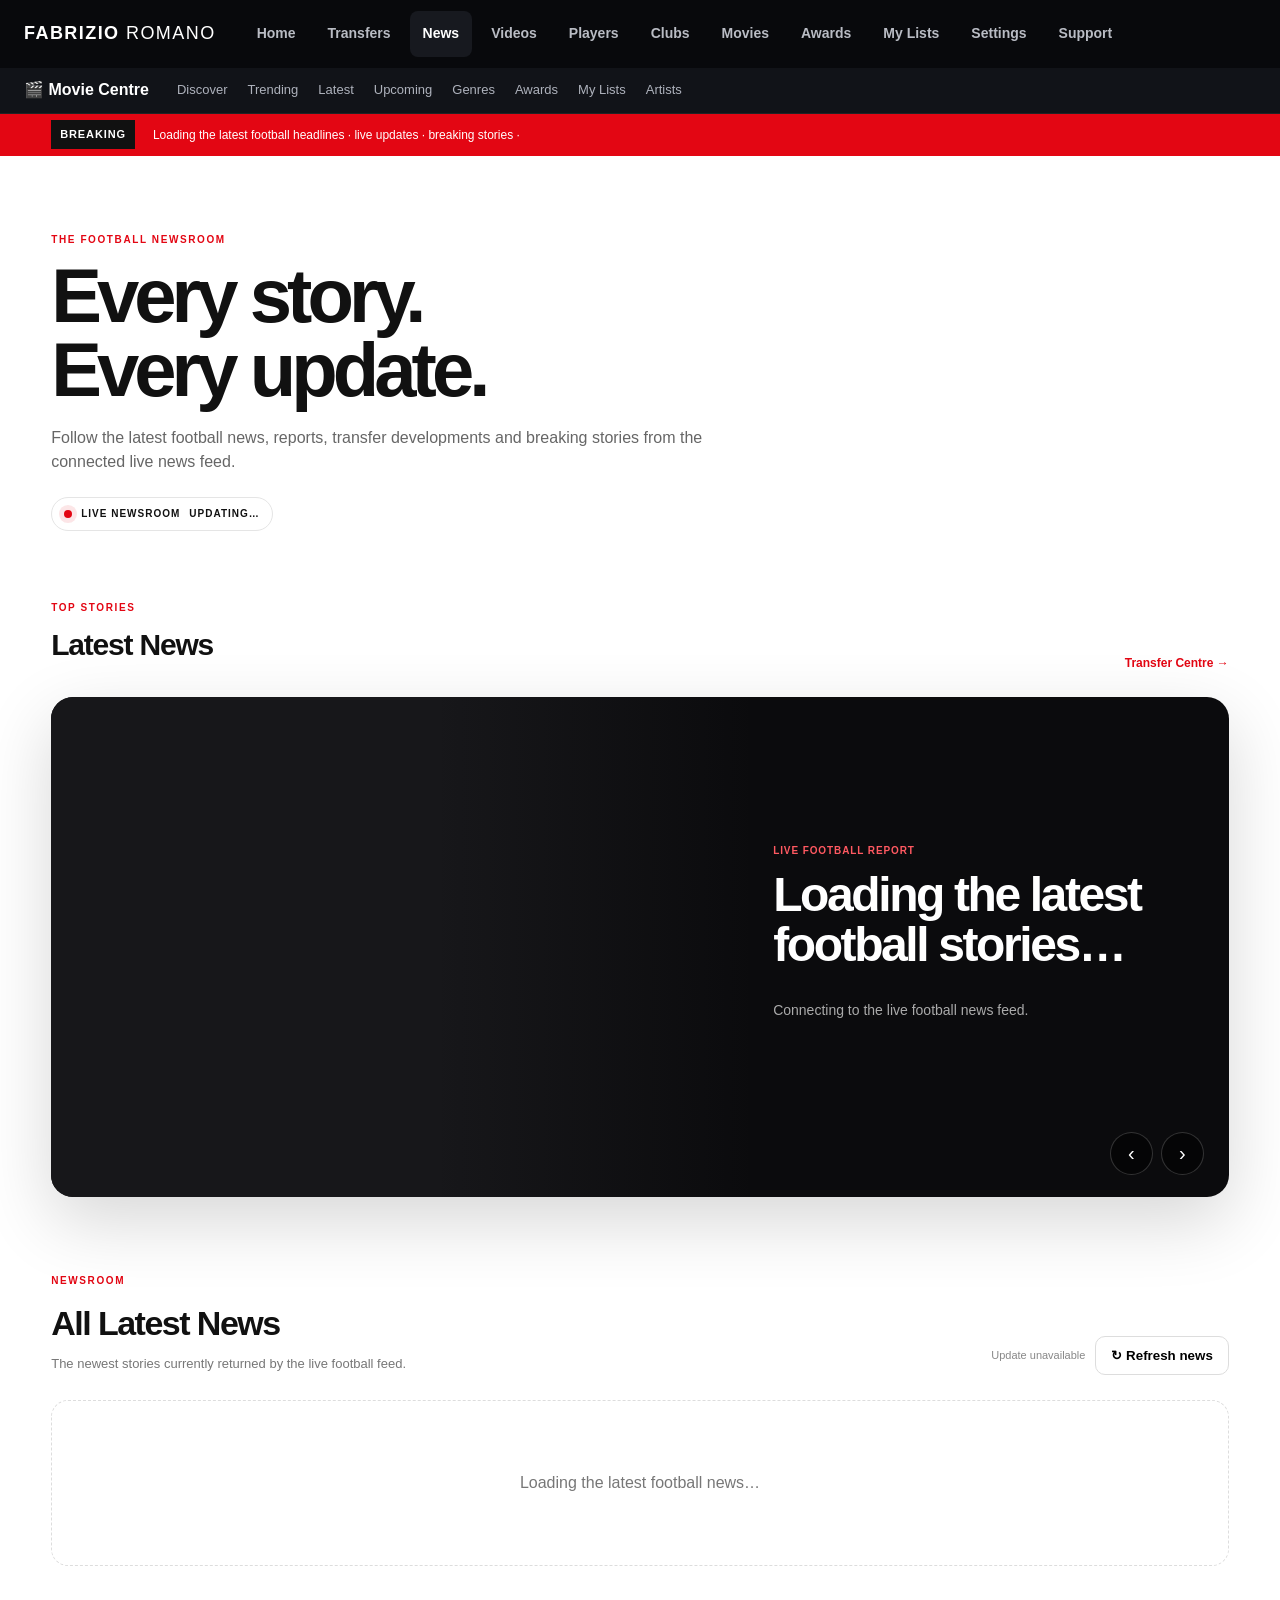
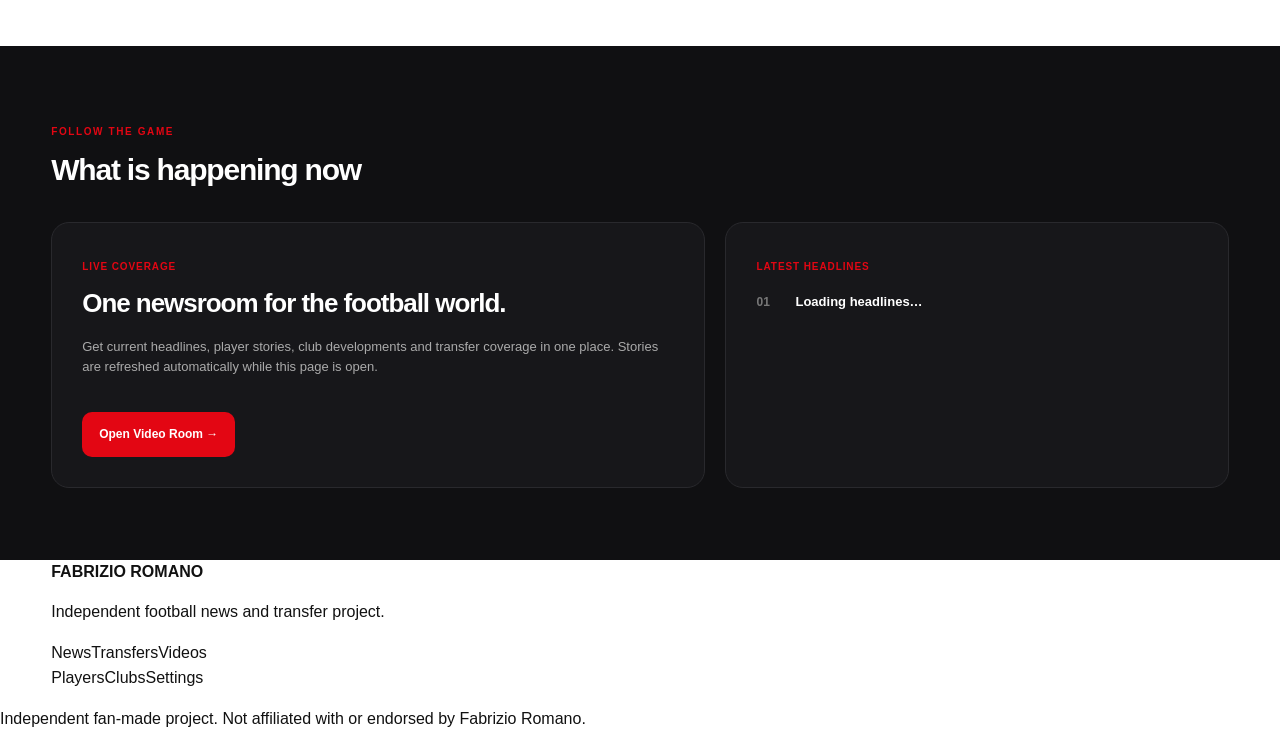
<file: news.html>
<!doctype html>
<html lang="en">
<head>
<meta charset="utf-8">
<meta name="viewport" content="width=device-width,initial-scale=1">
<title>Latest Football News — Fabrizio Romano</title>
<link rel="icon" href="assets/logo.svg">
<link rel="stylesheet" href="styles.css">
<style>
.news-page-hero{padding:70px 0 38px}.news-page-hero h1{font-size:clamp(42px,6vw,76px);line-height:.98;letter-spacing:-.065em;margin:8px 0 18px}.news-page-hero p{max-width:720px;color:#666;font-size:16px}.live-status{display:inline-flex;align-items:center;gap:9px;border:1px solid #e5e5e5;border-radius:999px;padding:8px 12px;font-size:10px;font-weight:900;letter-spacing:.1em;text-transform:uppercase}.live-dot{width:8px;height:8px;border-radius:50%;background:#e30613;box-shadow:0 0 0 5px rgba(227,6,19,.1)}
.news-slider-section{padding:25px 0 70px}.news-slider{position:relative;border-radius:22px;overflow:hidden;background:#0b0b0d;color:#fff;box-shadow:0 24px 70px rgba(0,0,0,.16)}.news-slides{display:flex;transition:transform .55s cubic-bezier(.22,.61,.36,1)}.news-slide{min-width:100%;position:relative;display:grid;grid-template-columns:1.45fr 1fr;min-height:500px}.news-slide-media{position:relative;min-height:500px;background:#17171a;overflow:hidden}.news-slide-media img{width:100%;height:100%;object-fit:cover;display:block}.news-slide-media:after{content:'';position:absolute;inset:0;background:linear-gradient(90deg,transparent 55%,rgba(11,11,13,.98))}.news-slide-copy{padding:55px 55px 70px 25px;display:flex;flex-direction:column;justify-content:center;position:relative;z-index:2}.news-slide-copy .tag{color:#ff5961}.news-slide-copy h2{font-size:clamp(28px,4vw,48px);line-height:1.04;letter-spacing:-.05em;margin:12px 0 16px}.news-slide-copy p{color:#aaa;font-size:14px}.slide-meta{color:#777;font-size:11px;margin-top:8px}.slide-watch{margin-top:22px;display:inline-flex;width:max-content;background:#e30613;color:#fff;border-radius:10px;padding:13px 17px;font-weight:900;font-size:12px}.slider-controls{position:absolute;right:25px;bottom:22px;display:flex;gap:8px;z-index:5}.slider-btn{width:43px;height:43px;border:1px solid rgba(255,255,255,.18);border-radius:50%;background:rgba(0,0,0,.5);color:#fff;font-size:20px;cursor:pointer}.slider-dots{position:absolute;left:25px;bottom:30px;display:flex;gap:7px;z-index:5}.slider-dot{width:24px;height:4px;border:0;border-radius:9px;background:#555;cursor:pointer}.slider-dot.active{background:#fff;width:42px}
.newsroom-toolbar{display:flex;justify-content:space-between;align-items:end;gap:20px;margin-bottom:25px}.newsroom-toolbar h2{font-size:34px;letter-spacing:-.045em;margin:5px 0}.toolbar-actions{display:flex;align-items:center;gap:10px}.refresh-news{border:1px solid #ddd;background:#fff;border-radius:10px;padding:11px 15px;font-weight:900;cursor:pointer}.refresh-news:hover{border-color:#e30613;color:#e30613}.update-time{font-size:11px;color:#888}.all-news-grid{display:grid;grid-template-columns:repeat(3,1fr);gap:20px}.all-news-card{border:1px solid #e8e8e8;border-radius:17px;padding:12px;background:#fff;cursor:pointer;transition:.25s;min-width:0}.all-news-card:hover{transform:translateY(-5px);box-shadow:0 18px 45px rgba(0,0,0,.1)}.all-news-image{height:215px;border-radius:12px;overflow:hidden;background:#151518;position:relative}.all-news-image img{width:100%;height:100%;object-fit:cover;display:block}.all-news-image .play{position:absolute;left:16px;bottom:15px;width:45px;height:45px;border-radius:50%;display:grid;place-items:center;background:#e30613;color:#fff}.all-news-card .tag{margin-top:14px;color:#e30613}.all-news-card h3{font-size:18px;line-height:1.22;margin:6px 0}.all-news-card p{font-size:12px;color:#777;margin:0 0 10px}.all-news-card small{color:#999}.news-loading{padding:70px 20px;text-align:center;border:1px dashed #ddd;border-radius:17px;color:#777;grid-column:1/-1}
.news-feature-strip{background:#101012;color:#fff;padding:72px 0}.news-feature-grid{display:grid;grid-template-columns:1.3fr 1fr;gap:20px}.news-feature-panel{border:1px solid #29292d;border-radius:18px;background:#17171a;padding:30px}.news-feature-panel h3{font-size:26px;letter-spacing:-.04em;margin:6px 0 12px}.news-feature-panel p{color:#aaa;font-size:13px}.news-feature-list{display:grid;gap:10px}.news-feature-item{display:flex;gap:14px;align-items:center;border-bottom:1px solid #29292d;padding:12px 0}.news-feature-item:last-child{border-bottom:0}.news-feature-number{font-size:12px;color:#777;font-weight:900;width:25px}.news-feature-item strong{font-size:13px}.news-feature-item small{display:block;color:#777;margin-top:3px}
@media(max-width:850px){.news-slide{grid-template-columns:1fr;min-height:560px}.news-slide-media{min-height:300px}.news-slide-media:after{background:linear-gradient(0deg,rgba(11,11,13,.98),transparent)}.news-slide-copy{padding:25px 25px 80px;margin-top:-65px}.all-news-grid{grid-template-columns:1fr 1fr}.news-feature-grid{grid-template-columns:1fr}.newsroom-toolbar{align-items:start;flex-direction:column}}
@media(max-width:600px){.news-page-hero{padding:45px 0 25px}.news-slide{min-height:620px}.news-slide-media{min-height:270px}.news-slide-copy{padding:20px 20px 90px}.news-slide-copy h2{font-size:29px}.slider-controls{right:15px;bottom:17px}.slider-dots{left:15px;bottom:34px}.all-news-grid{grid-template-columns:1fr}.all-news-image{height:210px}.toolbar-actions{width:100%;justify-content:space-between}.update-time{font-size:10px}}
</style>
</head>
<body class="loading">
<div class="page-loader"><div class="loader-shell"><div class="skeleton skeleton-logo"></div><div class="skeleton skeleton-line wide"></div><div class="skeleton skeleton-hero"></div><div class="skeleton-grid"><div class="skeleton skeleton-card"></div><div class="skeleton skeleton-card"></div><div class="skeleton skeleton-card"></div></div></div></div>
<header class="header"><div class="container nav"><a class="brand" href="index.html"><img src="assets/logo.svg" alt=""><span>FABRIZIO <strong>ROMANO</strong></span></a><button class="menu-btn" aria-label="Menu" aria-expanded="false">☰</button><nav class="nav-links"><a href="index.html">Home</a><a href="transfers.html">Transfers</a><a class="active" href="news.html">News</a><a href="videos.html">Videos</a><a href="players.html">Players</a><a href="clubs.html">Clubs</a><a href="settings.html">Settings</a></nav></div></header>
<div class="ticker"><div class="container ticker-inner"><strong>BREAKING</strong><div class="ticker-track" id="newsTicker">Loading the latest football headlines · live updates · breaking stories ·</div></div></div>
<main>
<section class="container news-page-hero"><span class="eyebrow">THE FOOTBALL NEWSROOM</span><h1>Every story.<br>Every update.</h1><p>Follow the latest football news, reports, transfer developments and breaking stories from the connected live news feed.</p><div style="margin-top:22px"><span class="live-status"><span class="live-dot"></span>Live newsroom <span id="heroUpdated">Updating…</span></span></div></section>
<section class="container news-slider-section"><div class="section-head"><div><span class="eyebrow">TOP STORIES</span><h2>Latest News</h2></div><a href="transfers.html">Transfer Centre →</a></div><div class="news-slider"><div class="news-slides" id="newsSlides"><article class="news-slide"><div class="news-slide-media"></div><div class="news-slide-copy"><span class="tag">LIVE FOOTBALL REPORT</span><h2>Loading the latest football stories…</h2><p>Connecting to the live football news feed.</p></div></article></div><div class="slider-dots" id="newsDots"></div><div class="slider-controls"><button class="slider-btn" id="newsPrev" aria-label="Previous story">‹</button><button class="slider-btn" id="newsNext" aria-label="Next story">›</button></div></div></section>
<section class="container" style="padding:0 0 80px"><div class="newsroom-toolbar"><div><span class="eyebrow">NEWSROOM</span><h2>All Latest News</h2><p style="margin:0;color:#777;font-size:13px">The newest stories currently returned by the live football feed.</p></div><div class="toolbar-actions"><span class="update-time" id="updateTime">Waiting for update…</span><button class="refresh-news" id="refreshNews">↻ Refresh news</button></div></div><div class="all-news-grid" id="allNews"><div class="news-loading">Loading the latest football news…</div></div></section>
<section class="news-feature-strip"><div class="container"><div class="section-head light"><div><span class="eyebrow">FOLLOW THE GAME</span><h2>What is happening now</h2></div></div><div class="news-feature-grid"><div class="news-feature-panel"><span class="tag red">LIVE COVERAGE</span><h3>One newsroom for the football world.</h3><p>Get current headlines, player stories, club developments and transfer coverage in one place. Stories are refreshed automatically while this page is open.</p><a class="slide-watch" href="videos.html">Open Video Room →</a></div><div class="news-feature-panel"><span class="tag red">LATEST HEADLINES</span><div class="news-feature-list" id="headlineList"><div class="news-feature-item"><span class="news-feature-number">01</span><div><strong>Loading headlines…</strong></div></div></div></div></div></div></section>
</main>
<footer><div class="container footer-grid"><div><strong>FABRIZIO ROMANO</strong><p>Independent football news and transfer project.</p></div><div><a href="news.html">News</a><a href="transfers.html">Transfers</a><a href="videos.html">Videos</a></div><div><a href="players.html">Players</a><a href="clubs.html">Clubs</a><a href="settings.html">Settings</a></div></div><p class="disclaimer">Independent fan-made project. Not affiliated with or endorsed by Fabrizio Romano.</p></footer>
<script src="script.js"></script>
<script>
(function(){
 const API='https://fabrizio-romanio-backend.onrender.com';let stories=[],index=0,timer=null;
 const esc=v=>String(v??'').replace(/[&<>\"']/g,c=>({'&':'&amp;','<':'&lt;','>':'&gt;','\"':'&quot;',"'":'&#39;'}[c]));
 const thumb=v=>{const t=v?.thumbnails||{};return t.maxres?.url||t.standard?.url||t.high?.url||t.medium?.url||t.default?.url||t.maxres||t.standard||t.high||t.medium||t.default||''};
 const id=v=>v?.video_id||v?.id||String(v?.url||'').match(/[?&]v=([^&]+)/)?.[1]||'';
 const date=v=>{if(!v)return 'Recently';const d=new Date(v);return Number.isNaN(d.getTime())?'Recently':new Intl.DateTimeFormat(undefined,{day:'numeric',month:'short',year:'numeric',hour:'2-digit',minute:'2-digit'}).format(d)};
 const getData=async()=>{const r=await fetch(API+'/api/youtube-videos?limit=24&t='+Date.now(),{headers:{Accept:'application/json'}});if(!r.ok)throw new Error('API '+r.status);const p=await r.json();return Array.isArray(p)?p:Array.isArray(p.videos)?p.videos:Array.isArray(p.data)?p.data:[]};
 const play=v=>{const vid=id(v);if(vid&&typeof window.openVideoPlayer==='function')window.openVideoPlayer(v);else if(vid)window.open('https://www.youtube.com/watch?v='+encodeURIComponent(vid),'_blank','noopener');};
 function renderSlider(){const wrap=document.getElementById('newsSlides'),dots=document.getElementById('newsDots');if(!wrap||!stories.length)return;wrap.innerHTML=stories.slice(0,10).map(v=>{const image=thumb(v),title=esc(v.title||'Latest football news'),channel=esc(v.channel_title||'YouTube');return '<article class="news-slide"><div class="news-slide-media">'+(image?'<img src="'+esc(image)+'" alt="'+title+'" loading="lazy" referrerpolicy="no-referrer">':'')+'</div><div class="news-slide-copy"><span class="tag">LIVE FOOTBALL REPORT</span><h2>'+title+'</h2><p>Latest football story from the connected live news feed.</p><span class="slide-meta">'+channel+' · '+date(v.published_at)+'</span><button class="slide-watch" type="button" data-slide-id="'+esc(id(v))+'">▶ Watch report</button></div></article>'}).join('');dots.innerHTML=stories.slice(0,10).map((_,i)=>'<button class="slider-dot '+(i===0?'active':'')+'" data-dot="'+i+'" aria-label="Story '+(i+1)+'"></button>').join('');wrap.querySelectorAll('[data-slide-id]').forEach(b=>b.addEventListener('click',()=>{const v=stories.find(x=>id(x)===b.dataset.slideId);if(v)play(v)}));dots.querySelectorAll('[data-dot]').forEach(b=>b.addEventListener('click',()=>go(+b.dataset.dot)));go(0);start();}
 function go(n){const total=Math.min(stories.length,10);if(!total)return;index=(n+total)%total;document.getElementById('newsSlides').style.transform='translateX(-'+index*100+'%)';document.querySelectorAll('.slider-dot').forEach((d,i)=>d.classList.toggle('active',i===index));}
 function start(){clearInterval(timer);timer=setInterval(()=>go(index+1),6000)}
 function renderAll(){const grid=document.getElementById('allNews');if(!grid)return;if(!stories.length){grid.innerHTML='<div class="news-loading"><strong>No football stories are available right now.</strong><br>Please refresh in a moment.</div>';return}grid.innerHTML=stories.map(v=>{const image=thumb(v),title=esc(v.title||'Latest football news'),channel=esc(v.channel_title||'YouTube');return '<article class="all-news-card" data-card-id="'+esc(id(v))+'"><div class="all-news-image">'+(image?'<img src="'+esc(image)+'" alt="'+title+'" loading="lazy" referrerpolicy="no-referrer">':'<span style="display:grid;place-items:center;height:100%;color:#fff;font-weight:900">FOOTBALL</span>')+'<span class="play">▶</span></div><span class="tag">FOOTBALL REPORT</span><h3>'+title+'</h3><p>'+channel+'</p><small>'+date(v.published_at)+'</small></article>'}).join('');grid.querySelectorAll('[data-card-id]').forEach(c=>c.addEventListener('click',()=>{const v=stories.find(x=>id(x)===c.dataset.cardId);if(v)play(v)}));}
 function renderHeadlines(){const list=document.getElementById('headlineList'),ticker=document.getElementById('newsTicker');if(!list)return;list.innerHTML=stories.slice(0,5).map((v,i)=>'<div class="news-feature-item"><span class="news-feature-number">'+String(i+1).padStart(2,'0')+'</span><div><strong>'+esc(v.title||'Football news')+'</strong><small>'+esc(v.channel_title||'YouTube')+' · '+date(v.published_at)+'</small></div></div>').join('');if(ticker&&stories.length)ticker.textContent=stories.slice(0,8).map(v=>(v.title||'Latest football news')+' ·').join(' ');}
 async function refresh(){const button=document.getElementById('refreshNews');if(button){button.disabled=true;button.textContent='↻ Updating…'}try{stories=await getData();renderSlider();renderAll();renderHeadlines();const now=new Date().toLocaleTimeString([], {hour:'2-digit',minute:'2-digit'});document.getElementById('updateTime').textContent='Updated '+now;document.getElementById('heroUpdated').textContent='· '+now;}catch(e){console.warn('News refresh failed',e);document.getElementById('updateTime').textContent='Update unavailable';}finally{if(button){button.disabled=false;button.textContent='↻ Refresh news'}}}
 document.addEventListener('DOMContentLoaded',()=>{document.getElementById('refreshNews')?.addEventListener('click',refresh);document.getElementById('newsPrev')?.addEventListener('click',()=>{go(index-1);start()});document.getElementById('newsNext')?.addEventListener('click',()=>{go(index+1);start()});refresh();setInterval(refresh,60000);});
})();
</script>
</body>
</html>
</file>
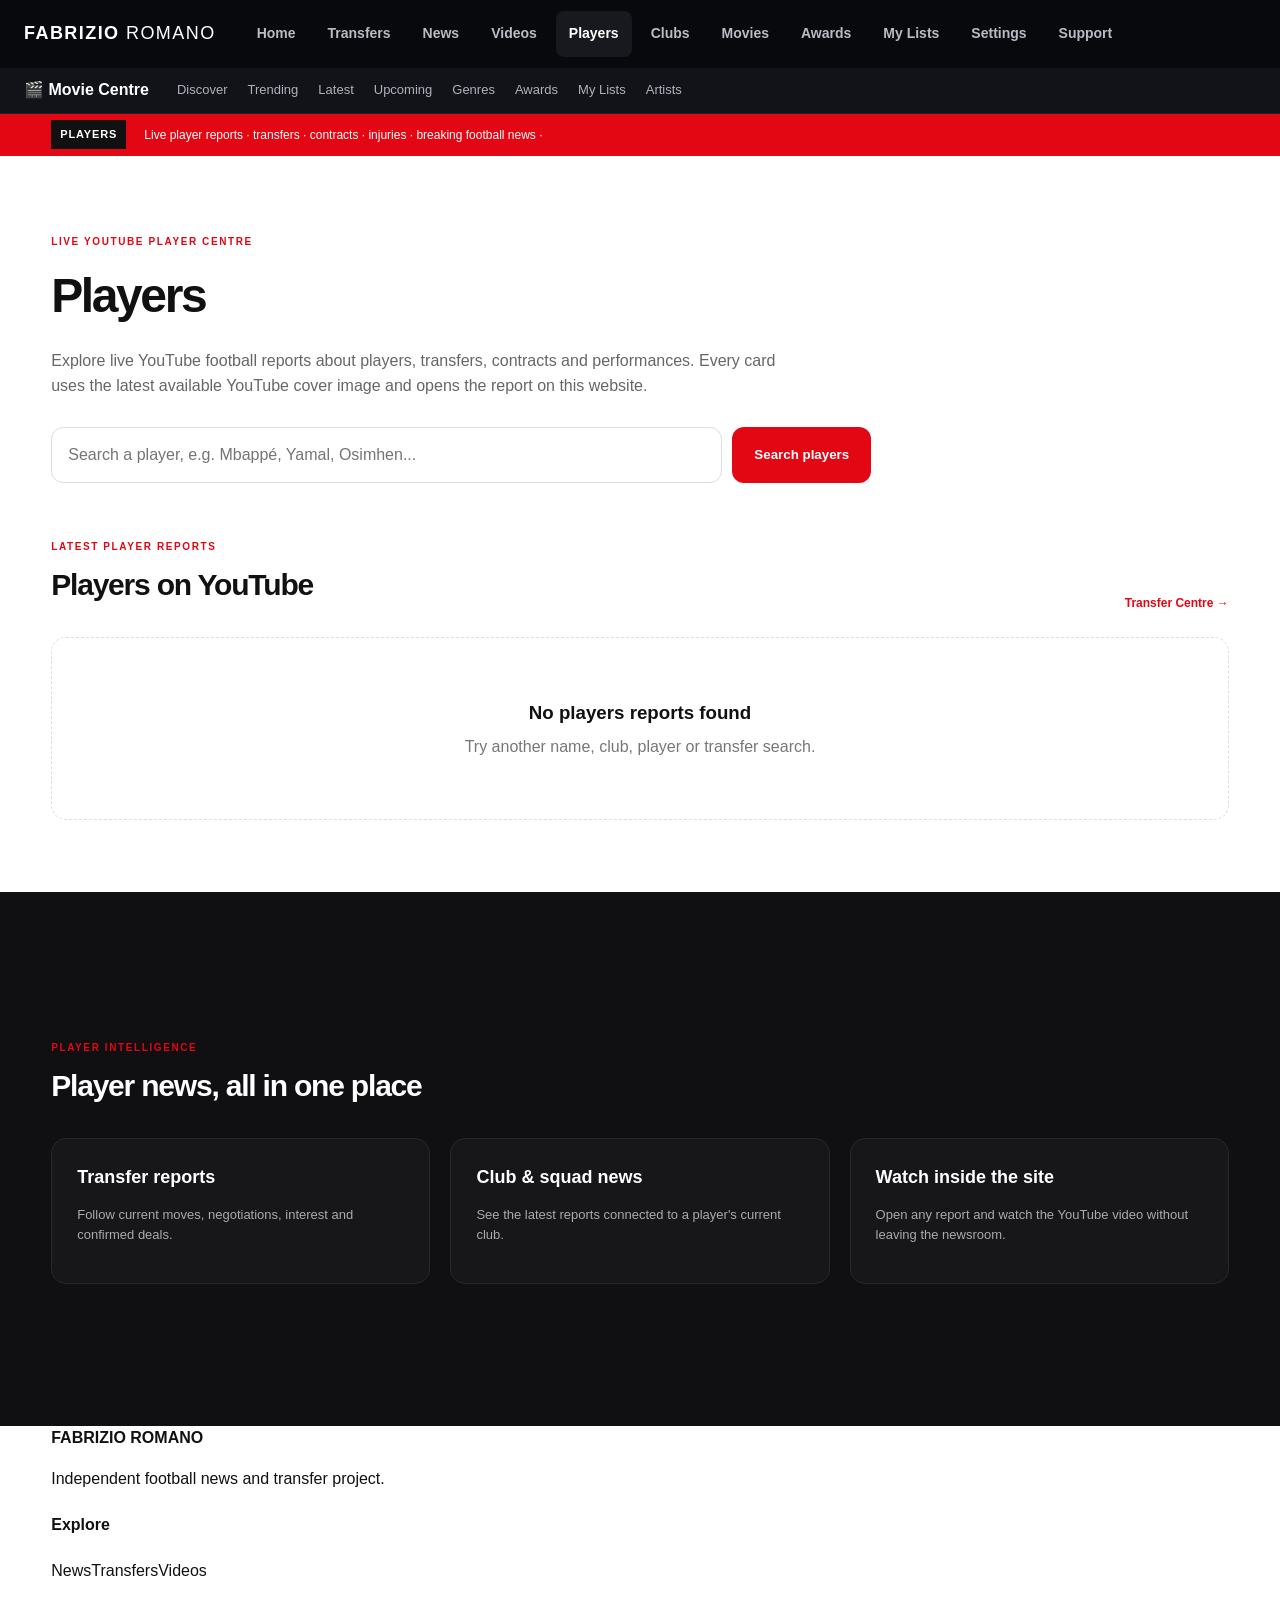
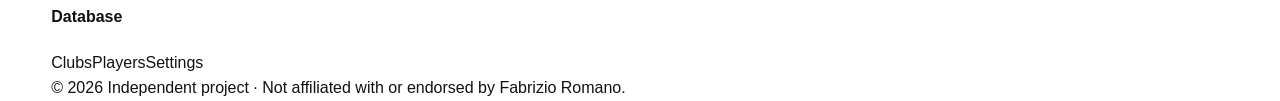
<file: players.html>
<!doctype html><html lang="en"><head><meta charset="utf-8"><meta name="viewport" content="width=device-width,initial-scale=1"><title>Players — Fabrizio Romano</title><link rel="icon" href="assets/logo.svg"><link rel="stylesheet" href="styles.css"></head><body class="loading"><div class="page-loader"><div class="loader-shell"><div class="skeleton skeleton-logo"></div><div class="skeleton skeleton-line wide"></div><div class="skeleton skeleton-hero"></div><div class="skeleton-grid"><div class="skeleton skeleton-card"></div><div class="skeleton skeleton-card"></div><div class="skeleton skeleton-card"></div></div></div></div><header class="header"><div class="container nav"><a class="brand" href="index.html"><img src="assets/logo.svg"><span>FABRIZIO <strong>ROMANO</strong></span></a><button class="menu-btn" aria-label="Menu" aria-expanded="false">☰</button><nav class="nav-links"><a href="index.html">Home</a><a href="transfers.html">Transfers</a><a href="news.html">News</a><a href="videos.html">Videos</a><a class="active" href="players.html">Players</a><a href="clubs.html">Clubs</a><a href="settings.html">Settings</a></nav><button class="search-btn" type="button" aria-label="Search">⌕</button></div></header><div class="ticker"><div class="container ticker-inner"><strong>PLAYERS</strong><div class="ticker-track">Live player reports · transfers · contracts · injuries · breaking football news ·</div></div></div><main class="container section"><span class="eyebrow">LIVE YOUTUBE PLAYER CENTRE</span><h1 style="font-size:48px;letter-spacing:-.05em;margin:6px 0">Players</h1><p style="max-width:760px;color:#666">Explore live YouTube football reports about players, transfers, contracts and performances. Every card uses the latest available YouTube cover image and opens the report on this website.</p><form class="directory-search" id="playerSearchForm"><input id="playerSearchInput" type="search" placeholder="Search a player, e.g. Mbappé, Yamal, Osimhen..."><button type="submit">Search players</button></form><div class="section-head" style="margin-top:50px"><div><span class="eyebrow">LATEST PLAYER REPORTS</span><h2>Players on YouTube</h2></div><a href="transfers.html">Transfer Centre →</a></div><div class="video-grid directory-grid" data-api="youtube-players"></div></main><section class="dark-section"><div class="container section"><div class="section-head light"><div><span class="eyebrow">PLAYER INTELLIGENCE</span><h2>Player news, all in one place</h2></div></div><div class="three-col"><article class="info-card"><strong>Transfer reports</strong><p>Follow current moves, negotiations, interest and confirmed deals.</p></article><article class="info-card"><strong>Club & squad news</strong><p>See the latest reports connected to a player's current club.</p></article><article class="info-card"><strong>Watch inside the site</strong><p>Open any report and watch the YouTube video without leaving the newsroom.</p></article></div></div></section><footer class="footer"><div class="container footer-grid"><div><strong class="footer-brand">FABRIZIO ROMANO</strong><p>Independent football news and transfer project.</p></div><div><h4>Explore</h4><a href="news.html">News</a><a href="transfers.html">Transfers</a><a href="videos.html">Videos</a></div><div><h4>Database</h4><a href="clubs.html">Clubs</a><a href="players.html">Players</a><a href="settings.html">Settings</a></div></div><div class="container copyright">© 2026 Independent project · Not affiliated with or endorsed by Fabrizio Romano.</div></footer><script src="script.js"></script></body></html>
</file>
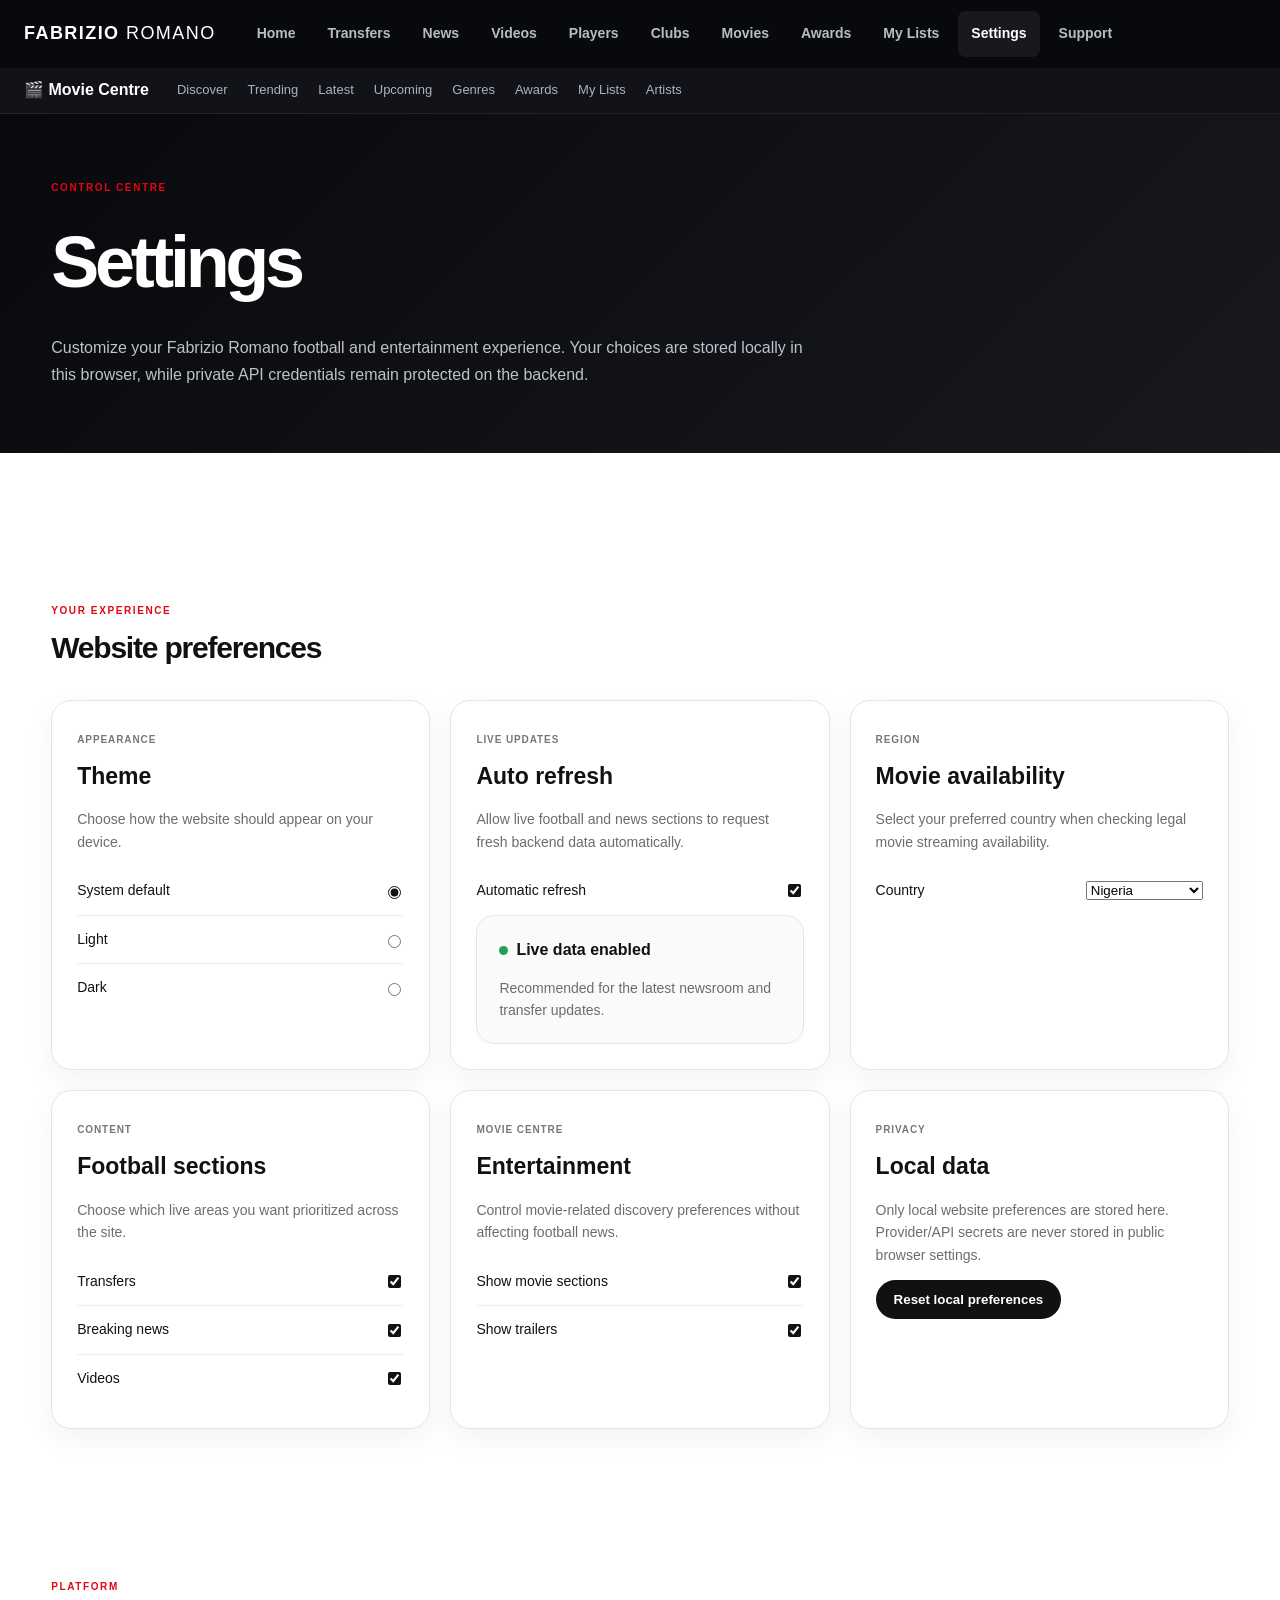
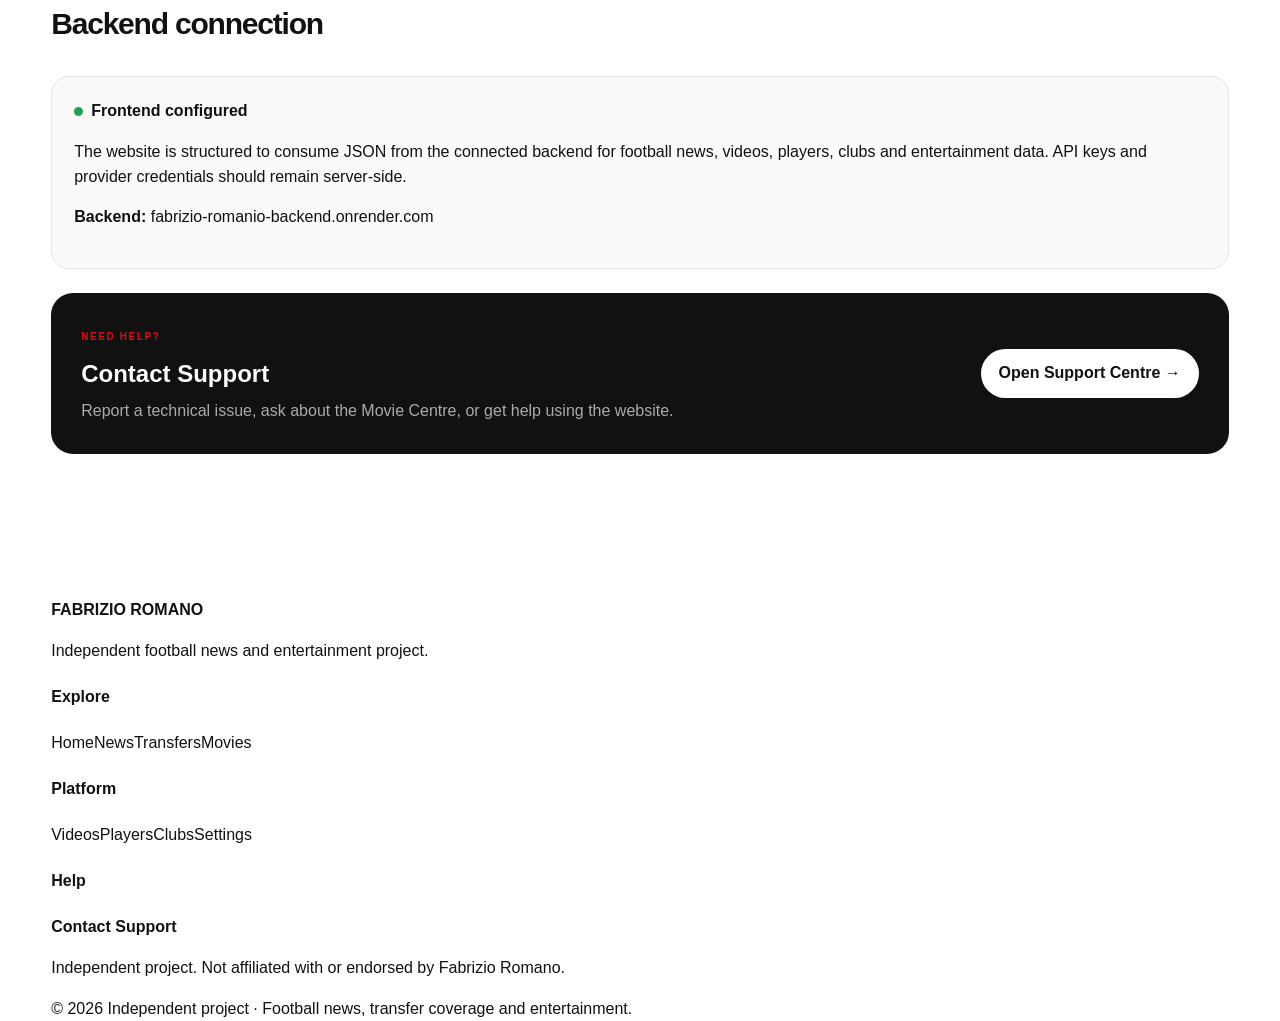
<file: settings.html>
<!doctype html>
<html lang="en">
<head>
<meta charset="utf-8"><meta name="viewport" content="width=device-width,initial-scale=1">
<meta name="description" content="Manage Fabrizio Romano website preferences, movie settings, privacy and support.">
<title>Settings — Fabrizio Romano</title>
<link rel="icon" href="assets/logo.svg"><link rel="stylesheet" href="styles.css"><link rel="stylesheet" href="navigation.css">
<style>
.settings-hero{background:linear-gradient(135deg,#08090c,#17191f);color:#fff;padding:60px 0 48px}.settings-hero h1{font-size:clamp(42px,6vw,72px);letter-spacing:-.06em;margin:8px 0 14px}.settings-hero p{max-width:760px;color:#bfc2ca;line-height:1.7}.settings-grid{display:grid;grid-template-columns:repeat(3,minmax(0,1fr));gap:20px}.settings-card{background:#fff;border:1px solid #e5e5e5;border-radius:20px;padding:25px;box-shadow:0 10px 30px rgba(0,0,0,.05)}.settings-card h2{margin:8px 0 10px;font-size:23px}.settings-card p{color:#6d6d6d;line-height:1.6;font-size:14px}.setting-row{display:flex;align-items:center;justify-content:space-between;gap:18px;padding:13px 0;border-top:1px solid #eee;font-size:14px}.setting-row:first-of-type{border-top:0}.setting-row input,.setting-row select{accent-color:#111}.support-banner{display:flex;justify-content:space-between;align-items:center;gap:25px;background:#111;color:#fff;border-radius:22px;padding:30px;margin-top:24px}.support-banner p{color:#aaa;margin:7px 0 0}.support-btn{display:inline-flex;align-items:center;justify-content:center;background:#fff;color:#111;text-decoration:none;border-radius:999px;padding:12px 18px;font-weight:900;white-space:nowrap}.status-box{border:1px solid #e5e5e5;border-radius:18px;padding:22px;background:#fafafa}.status-dot{display:inline-block;width:9px;height:9px;border-radius:50%;background:#20a05a;margin-right:8px}.danger{border-color:#f0d2d2}.reset-btn{border:0;background:#111;color:#fff;border-radius:999px;padding:12px 18px;font-weight:800;cursor:pointer}.footer-support{font-weight:800}@media(max-width:900px){.settings-grid{grid-template-columns:1fr 1fr}}@media(max-width:600px){.settings-hero{padding:42px 0}.settings-grid{grid-template-columns:1fr}.support-banner{flex-direction:column;align-items:flex-start}}
</style>
</head>
<body class="loading">
<div class="page-loader"><div class="loader-shell"><div class="skeleton skeleton-logo"></div><div class="skeleton skeleton-line wide"></div><div class="skeleton skeleton-hero"></div><div class="skeleton-grid"><div class="skeleton skeleton-card"></div><div class="skeleton skeleton-card"></div><div class="skeleton skeleton-card"></div></div></div></div>
<header data-global-nav></header>
<section class="settings-hero"><div class="container"><span class="eyebrow">CONTROL CENTRE</span><h1>Settings</h1><p>Customize your Fabrizio Romano football and entertainment experience. Your choices are stored locally in this browser, while private API credentials remain protected on the backend.</p></div></section>
<main class="container section">
<section class="section"><div class="section-head"><div><span class="eyebrow">YOUR EXPERIENCE</span><h2>Website preferences</h2></div></div>
<div class="settings-grid">
<article class="settings-card"><span class="tag">APPEARANCE</span><h2>Theme</h2><p>Choose how the website should appear on your device.</p><label class="setting-row"><span>System default</span><input type="radio" name="theme" value="system" checked></label><label class="setting-row"><span>Light</span><input type="radio" name="theme" value="light"></label><label class="setting-row"><span>Dark</span><input type="radio" name="theme" value="dark"></label></article>
<article class="settings-card"><span class="tag">LIVE UPDATES</span><h2>Auto refresh</h2><p>Allow live football and news sections to request fresh backend data automatically.</p><label class="setting-row"><span>Automatic refresh</span><input type="checkbox" id="autoRefresh" checked></label><div class="status-box"><strong><span class="status-dot"></span>Live data enabled</strong><p style="margin-bottom:0">Recommended for the latest newsroom and transfer updates.</p></div></article>
<article class="settings-card"><span class="tag">REGION</span><h2>Movie availability</h2><p>Select your preferred country when checking legal movie streaming availability.</p><label class="setting-row"><span>Country</span><select id="movieRegion"><option value="NG">Nigeria</option><option value="US">United States</option><option value="GB">United Kingdom</option><option value="CA">Canada</option><option value="AU">Australia</option></select></label></article>
<article class="settings-card"><span class="tag">CONTENT</span><h2>Football sections</h2><p>Choose which live areas you want prioritized across the site.</p><label class="setting-row"><span>Transfers</span><input type="checkbox" id="prefTransfers" checked></label><label class="setting-row"><span>Breaking news</span><input type="checkbox" id="prefBreaking" checked></label><label class="setting-row"><span>Videos</span><input type="checkbox" id="prefVideos" checked></label></article>
<article class="settings-card"><span class="tag">MOVIE CENTRE</span><h2>Entertainment</h2><p>Control movie-related discovery preferences without affecting football news.</p><label class="setting-row"><span>Show movie sections</span><input type="checkbox" id="prefMovies" checked></label><label class="setting-row"><span>Show trailers</span><input type="checkbox" id="prefTrailers" checked></label></article>
<article class="settings-card"><span class="tag">PRIVACY</span><h2>Local data</h2><p>Only local website preferences are stored here. Provider/API secrets are never stored in public browser settings.</p><button class="reset-btn" id="resetSettings" type="button">Reset local preferences</button></article>
</div></section>
<section class="section"><div class="section-head"><div><span class="eyebrow">PLATFORM</span><h2>Backend connection</h2></div></div><div class="status-box"><strong><span class="status-dot"></span>Frontend configured</strong><p>The website is structured to consume JSON from the connected backend for football news, videos, players, clubs and entertainment data. API keys and provider credentials should remain server-side.</p><p><strong>Backend:</strong> fabrizio-romanio-backend.onrender.com</p></div>
<div class="support-banner"><div><span class="eyebrow">NEED HELP?</span><h2 style="margin:7px 0 0">Contact Support</h2><p>Report a technical issue, ask about the Movie Centre, or get help using the website.</p></div><a class="support-btn" href="contact-support.html">Open Support Centre →</a></div></section>
</main>
<footer class="footer"><div class="container footer-grid"><div><strong class="footer-brand">FABRIZIO ROMANO</strong><p>Independent football news and entertainment project.</p></div><div><h4>Explore</h4><a href="index.html">Home</a><a href="news.html">News</a><a href="transfers.html">Transfers</a><a href="movies.html">Movies</a></div><div><h4>Platform</h4><a href="videos.html">Videos</a><a href="players.html">Players</a><a href="clubs.html">Clubs</a><a href="settings.html">Settings</a></div><div><h4>Help</h4><a class="footer-support" href="contact-support.html">Contact Support</a><p>Independent project. Not affiliated with or endorsed by Fabrizio Romano.</p></div></div><div class="container copyright">© 2026 Independent project · Football news, transfer coverage and entertainment.</div></footer>
<script src="script.js"></script><script src="navigation.js"></script>
</body></html>
</file>
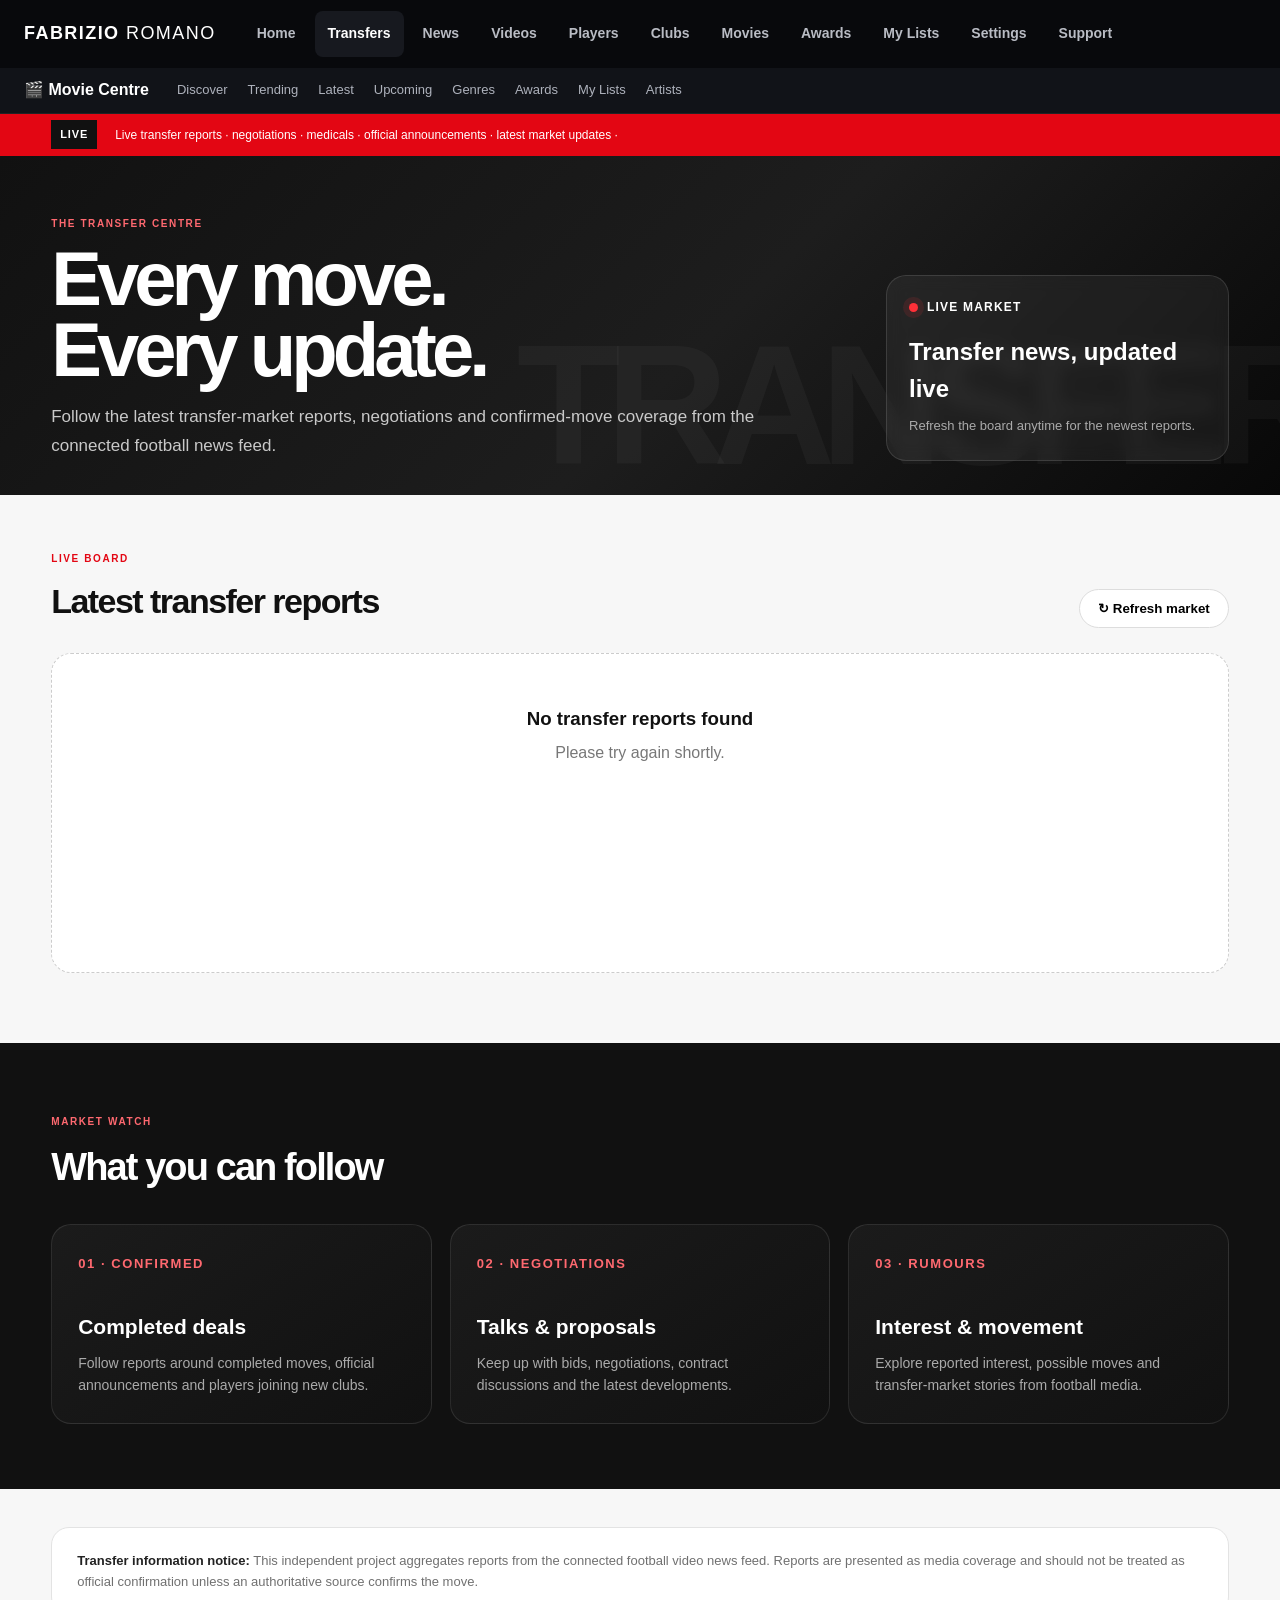
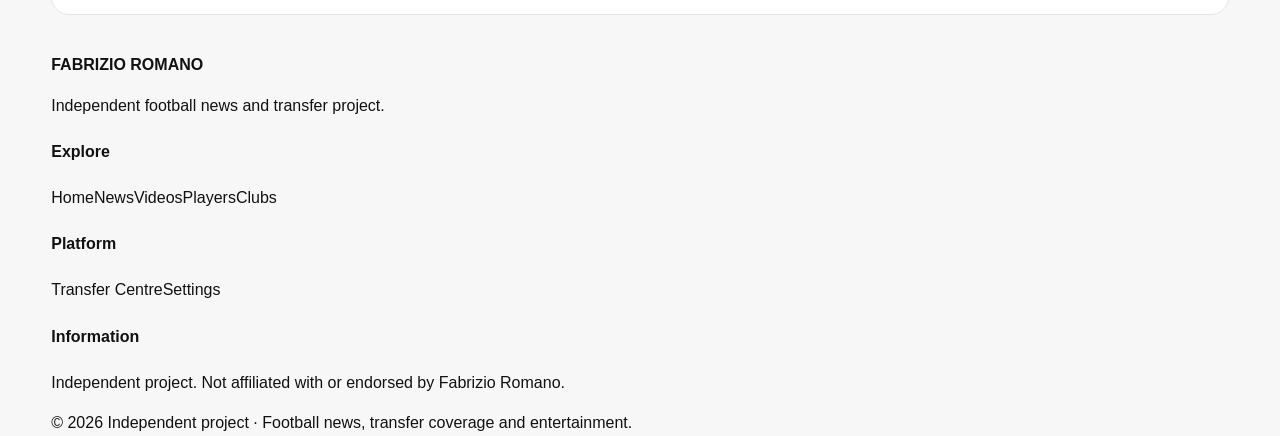
<file: transfers.html>
<!doctype html>
<html lang="en">
<head>
<meta charset="utf-8">
<meta name="viewport" content="width=device-width,initial-scale=1">
<title>Transfer Centre — Fabrizio Romano</title>
<link rel="icon" href="assets/logo.svg">
<link rel="stylesheet" href="styles.css">
<style>
:root{--transfer-red:#e50914;--transfer-ink:#111;--transfer-muted:#727272;--transfer-line:#e8e8e8}
.transfer-page{background:#f7f7f7}
.transfer-hero{padding:54px 0 34px;background:linear-gradient(135deg,#111 0%,#1d1d1d 55%,#080808 100%);color:#fff;overflow:hidden;position:relative}
.transfer-hero:after{content:"TRANSFER";position:absolute;right:-40px;bottom:-42px;font-size:170px;font-weight:900;letter-spacing:-.09em;color:rgba(255,255,255,.035);pointer-events:none}
.transfer-hero-inner{display:grid;grid-template-columns:minmax(0,1.4fr) minmax(280px,.6fr);gap:35px;align-items:end;position:relative;z-index:1}
.transfer-hero .eyebrow{color:#ff6970}.transfer-hero h1{font-size:clamp(42px,6vw,76px);line-height:.94;letter-spacing:-.065em;margin:8px 0 18px;max-width:850px}.transfer-hero p{max-width:720px;color:#c9c9c9;font-size:17px;line-height:1.7;margin:0}
.market-panel{border:1px solid rgba(255,255,255,.12);background:rgba(255,255,255,.055);border-radius:20px;padding:22px;backdrop-filter:blur(8px)}
.market-live{display:flex;align-items:center;gap:9px;font-weight:800;font-size:12px;letter-spacing:.1em}.live-dot{width:9px;height:9px;border-radius:50%;background:#ff3038;box-shadow:0 0 0 6px rgba(255,48,56,.12);animation:pulse 1.6s infinite}@keyframes pulse{50%{box-shadow:0 0 0 10px rgba(255,48,56,0)}}
.market-panel strong{display:block;font-size:24px;margin:16px 0 6px}.market-panel span:last-child{color:#aaa;font-size:13px}
.transfer-main{padding:50px 0 70px}.transfer-section-head{display:flex;justify-content:space-between;gap:20px;align-items:end;margin-bottom:25px}.transfer-section-head h2{font-size:34px;letter-spacing:-.045em;margin:5px 0 0}.transfer-refresh{border:1px solid #ddd;background:#fff;border-radius:999px;padding:11px 18px;font-weight:800;cursor:pointer;transition:.2s}.transfer-refresh:hover{transform:translateY(-2px);box-shadow:0 8px 22px rgba(0,0,0,.08)}
.transfer-grid{display:grid;grid-template-columns:repeat(2,minmax(0,1fr));gap:22px;min-height:320px}.transfer-feature-card{display:grid;grid-template-columns:minmax(180px,.78fr) minmax(0,1.22fr);min-height:270px;background:#fff;border:1px solid var(--transfer-line);border-radius:22px;overflow:hidden;box-shadow:0 12px 35px rgba(0,0,0,.055);transition:transform .25s,box-shadow .25s}.transfer-feature-card:hover{transform:translateY(-5px);box-shadow:0 20px 45px rgba(0,0,0,.11)}
.transfer-thumb{height:100%;min-height:270px;position:relative;background:#171717;overflow:hidden}.transfer-thumb img{width:100%;height:100%;object-fit:cover;display:block;transition:transform .45s}.transfer-feature-card:hover .transfer-thumb img{transform:scale(1.05)}.transfer-thumb:after{content:"";position:absolute;inset:0;background:linear-gradient(90deg,transparent 50%,rgba(0,0,0,.12))}.transfer-thumb .play-overlay{position:absolute;left:16px;bottom:16px;z-index:2;width:42px;height:42px;display:grid;place-items:center;background:rgba(0,0,0,.72);color:#fff;border-radius:50%;font-size:13px}.transfer-copy{padding:25px 25px 23px;display:flex;flex-direction:column;align-items:flex-start}.transfer-copy .tag{font-size:10px;font-weight:900;letter-spacing:.1em}.transfer-copy h2{font-size:23px;line-height:1.12;letter-spacing:-.035em;margin:13px 0 9px}.transfer-meta{font-size:12px;color:#888;margin:0}.transfer-summary{font-size:14px;line-height:1.55;color:#686868;margin:15px 0}.transfer-detail-link{margin-top:auto;color:#111;text-decoration:none;font-weight:900;font-size:13px}.transfer-detail-link:hover{color:var(--transfer-red)}
.transfer-grid.is-loading{opacity:.6}.transfer-grid .empty-state{grid-column:1/-1;background:#fff;border:1px dashed #ccc;border-radius:20px;padding:50px;text-align:center}.transfer-grid .empty-state h3{margin:0 0 8px}.transfer-grid .empty-state p{color:#777}
.market-watch{background:#111;color:#fff;padding:65px 0}.market-watch .eyebrow{color:#ff6970}.market-watch h2{font-size:38px;letter-spacing:-.05em;margin:5px 0 28px}.market-watch-grid{display:grid;grid-template-columns:repeat(3,1fr);gap:18px}.market-card{border:1px solid rgba(255,255,255,.1);background:linear-gradient(145deg,#1b1b1b,#111);border-radius:20px;padding:26px;min-height:190px}.market-number{font-size:13px;color:#ff6970;font-weight:900;letter-spacing:.12em}.market-card h3{font-size:21px;margin:35px 0 8px}.market-card p{color:#aaa;line-height:1.6;font-size:14px;margin:0}
.transfer-note{padding:38px 0}.transfer-note-inner{border:1px solid #e3e3e3;background:#fff;border-radius:18px;padding:22px 25px;color:#707070;font-size:13px;line-height:1.65}.transfer-note strong{color:#222}
@media(max-width:900px){.transfer-hero-inner{grid-template-columns:1fr}.market-panel{max-width:520px}.transfer-grid{grid-template-columns:1fr}.market-watch-grid{grid-template-columns:1fr 1fr}}
@media(max-width:600px){.transfer-hero{padding:40px 0 30px}.transfer-hero h1{font-size:44px}.transfer-main{padding:35px 0 50px}.transfer-section-head{align-items:start;flex-direction:column}.transfer-section-head h2{font-size:29px}.transfer-feature-card{grid-template-columns:1fr}.transfer-thumb{height:205px;min-height:205px}.transfer-copy h2{font-size:21px}.market-watch{padding:48px 0}.market-watch-grid{grid-template-columns:1fr}.market-card{min-height:150px}.market-card h3{margin-top:25px}}
</style>
</head>
<body class="loading transfer-page">
<div class="page-loader"><div class="loader-shell"><div class="skeleton skeleton-logo"></div><div class="skeleton skeleton-line wide"></div><div class="skeleton skeleton-hero"></div><div class="skeleton-grid"><div class="skeleton skeleton-card"></div><div class="skeleton skeleton-card"></div><div class="skeleton skeleton-card"></div></div></div></div>
<header class="header"><div class="container nav"><a class="brand" href="index.html"><img src="assets/logo.svg" alt=""><span>FABRIZIO <strong>ROMANO</strong></span></a><button class="menu-btn" aria-label="Menu" aria-expanded="false">☰</button><nav class="nav-links"><a href="index.html">Home</a><a class="active" href="transfers.html">Transfers</a><a href="news.html">News</a><a href="videos.html">Videos</a><a href="players.html">Players</a><a href="clubs.html">Clubs</a><a href="settings.html">Settings</a></nav></div></header>
<div class="ticker"><div class="container ticker-inner"><strong>LIVE</strong><div class="ticker-track">Live transfer reports · negotiations · medicals · official announcements · latest market updates ·</div></div></div>
<section class="transfer-hero"><div class="container transfer-hero-inner"><div><span class="eyebrow">THE TRANSFER CENTRE</span><h1>Every move.<br>Every update.</h1><p>Follow the latest transfer-market reports, negotiations and confirmed-move coverage from the connected football news feed.</p></div><div class="market-panel"><div class="market-live"><i class="live-dot"></i> LIVE MARKET</div><strong>Transfer news, updated live</strong><span>Refresh the board anytime for the newest reports.</span></div></div></section>
<main class="container transfer-main">
<div class="transfer-section-head"><div><span class="eyebrow">LIVE BOARD</span><h2>Latest transfer reports</h2></div><button class="transfer-refresh" type="button" onclick="window.loadTransferNews?.(true)">↻ Refresh market</button></div>
<div class="transfer-grid" data-api="youtube-transfers"><article class="transfer-feature-card"><div class="transfer-thumb"><span class="image-placeholder">LOADING</span></div><div class="transfer-copy"><span class="tag red">LIVE TRANSFER REPORT</span><h2>Loading the latest transfer reports...</h2><p class="transfer-meta">Connecting to live football feed</p><p class="transfer-summary">The latest transfer stories will appear here automatically.</p></div></article></div>
</main>
<section class="market-watch"><div class="container"><span class="eyebrow">MARKET WATCH</span><h2>What you can follow</h2><div class="market-watch-grid"><article class="market-card"><span class="market-number">01 · CONFIRMED</span><h3>Completed deals</h3><p>Follow reports around completed moves, official announcements and players joining new clubs.</p></article><article class="market-card"><span class="market-number">02 · NEGOTIATIONS</span><h3>Talks & proposals</h3><p>Keep up with bids, negotiations, contract discussions and the latest developments.</p></article><article class="market-card"><span class="market-number">03 · RUMOURS</span><h3>Interest & movement</h3><p>Explore reported interest, possible moves and transfer-market stories from football media.</p></article></div></div></section>
<section class="transfer-note"><div class="container"><div class="transfer-note-inner"><strong>Transfer information notice:</strong> This independent project aggregates reports from the connected football video news feed. Reports are presented as media coverage and should not be treated as official confirmation unless an authoritative source confirms the move.</div></div></section>
<footer class="footer"><div class="container footer-grid"><div><strong class="footer-brand">FABRIZIO ROMANO</strong><p>Independent football news and transfer project.</p></div><div><h4>Explore</h4><a href="index.html">Home</a><a href="news.html">News</a><a href="videos.html">Videos</a><a href="players.html">Players</a><a href="clubs.html">Clubs</a></div><div><h4>Platform</h4><a href="transfers.html">Transfer Centre</a><a href="settings.html">Settings</a></div><div><h4>Information</h4><p>Independent project. Not affiliated with or endorsed by Fabrizio Romano.</p></div></div><div class="container copyright">© 2026 Independent project · Football news, transfer coverage and entertainment.</div></footer>
<script src="script.js"></script>
</body>
</html>
</file>
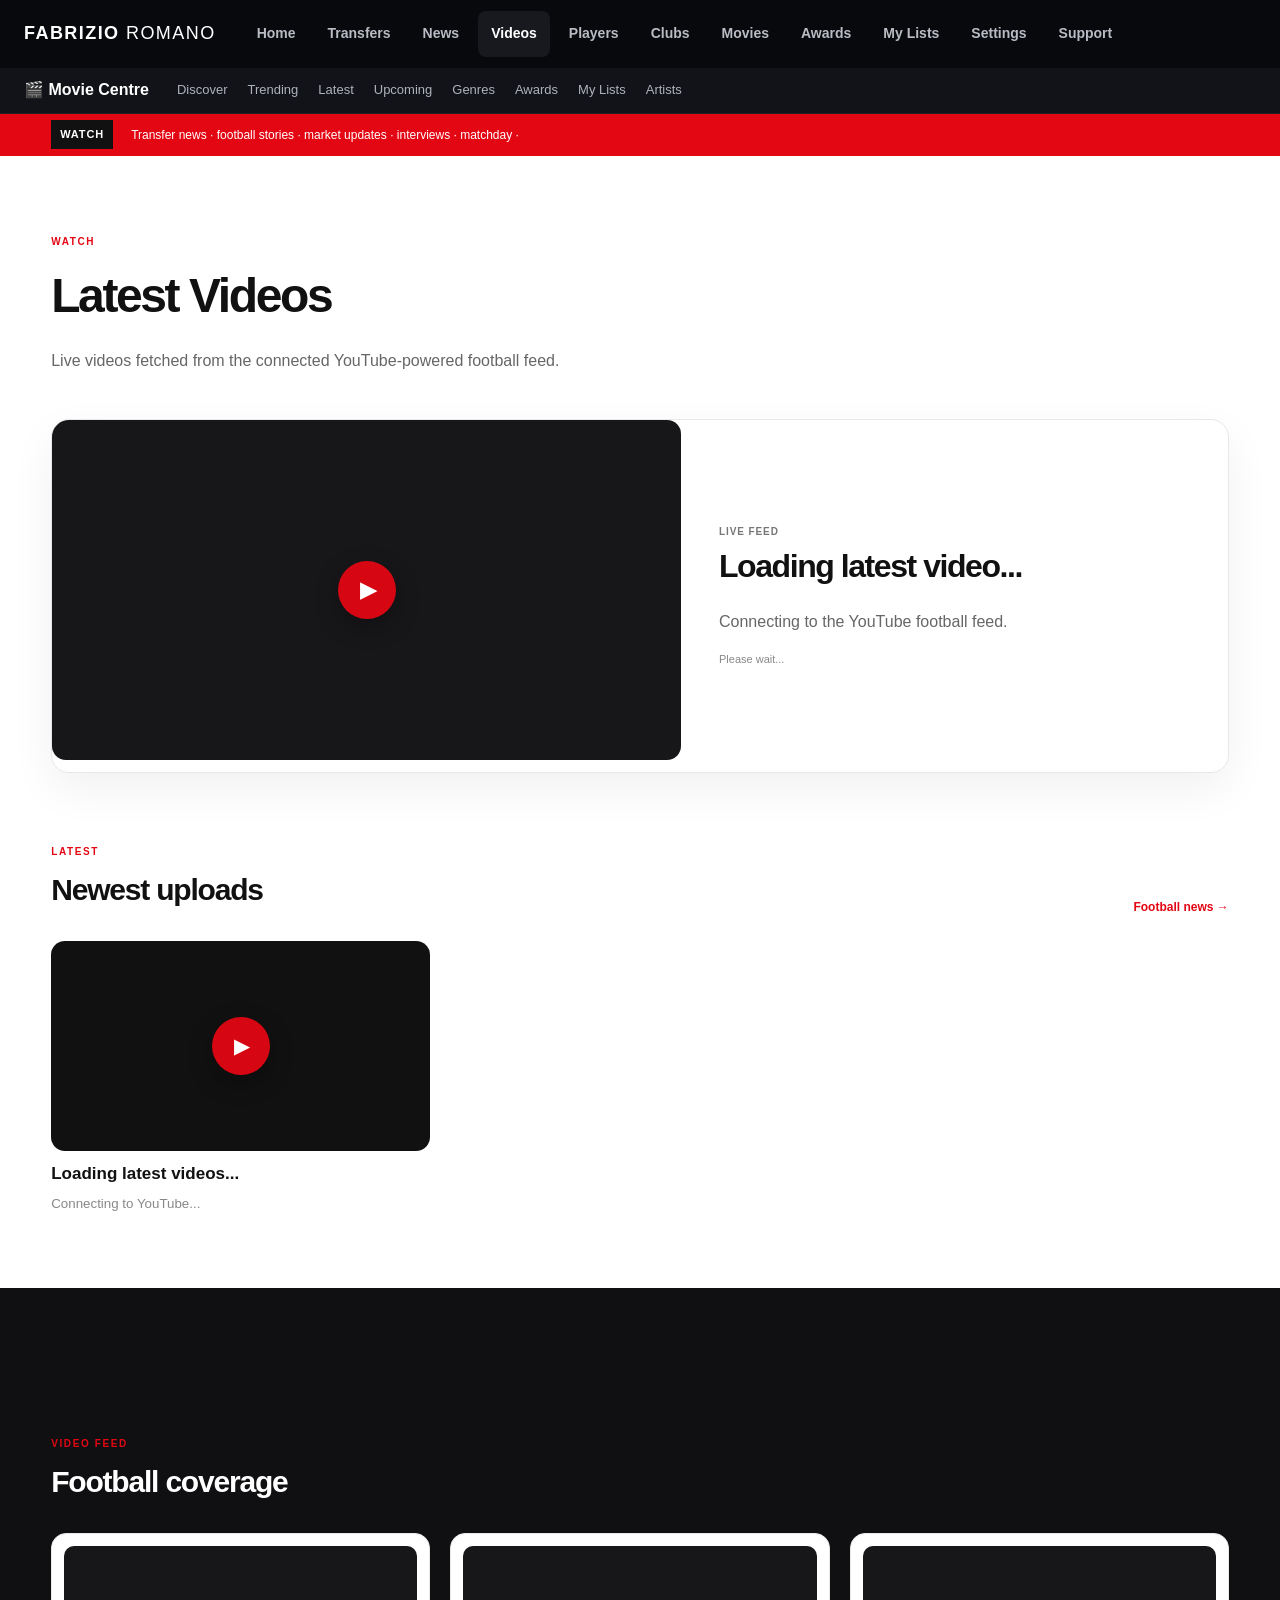
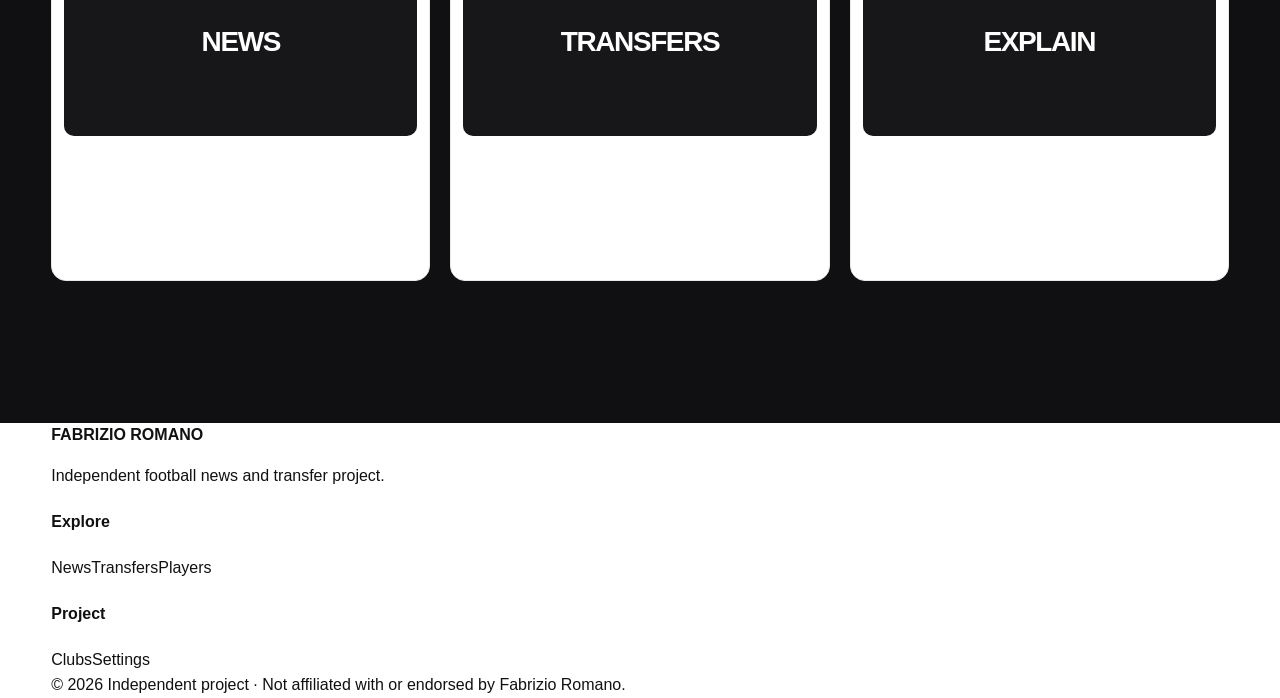
<file: videos.html>
<!doctype html><html lang="en"><head><meta charset="utf-8"><meta name="viewport" content="width=device-width,initial-scale=1"><title>Videos — Fabrizio Romano</title><link rel="icon" href="assets/logo.svg"><link rel="stylesheet" href="styles.css"></head><body class="loading"><div class="page-loader"><div class="loader-shell"><div class="skeleton skeleton-logo"></div><div class="skeleton skeleton-line wide"></div><div class="skeleton skeleton-hero"></div><div class="skeleton-grid"><div class="skeleton skeleton-card"></div><div class="skeleton skeleton-card"></div><div class="skeleton skeleton-card"></div></div></div></div><header class="header"><div class="container nav"><a class="brand" href="index.html"><img src="assets/logo.svg" alt=""><span>FABRIZIO <strong>ROMANO</strong></span></a><button class="menu-btn" aria-label="Menu" aria-expanded="false">☰</button><nav class="nav-links"><a href="index.html">Home</a><a href="transfers.html">Transfers</a><a href="news.html">News</a><a class="active" href="videos.html">Videos</a><a href="players.html">Players</a><a href="clubs.html">Clubs</a><a href="settings.html">Settings</a></nav></div></header><div class="ticker"><div class="container ticker-inner"><strong>WATCH</strong><div class="ticker-track">Transfer news · football stories · market updates · interviews · matchday ·</div></div></div><main class="container section"><span class="eyebrow">WATCH</span><h1 style="font-size:48px;letter-spacing:-.05em;margin:6px 0">Latest Videos</h1><p style="max-width:720px;color:#666">Live videos fetched from the connected YouTube-powered football feed.</p><section style="margin-top:45px"><article class="feature-card" data-api="youtube-feature"><div class="feature-media video-thumb"><span class="play-overlay">▶</span></div><div class="feature-copy"><span class="tag">LIVE FEED</span><h2>Loading latest video...</h2><p>Connecting to the YouTube football feed.</p><span class="muted">Please wait...</span></div></article></section><div class="section-head" style="margin-top:65px"><div><span class="eyebrow">LATEST</span><h2>Newest uploads</h2></div><a href="news.html">Football news →</a></div><div class="video-grid" data-api="youtube"><a class="video-card" href="#"><div class="video-thumb"><span class="play-overlay">▶</span></div><h3>Loading latest videos...</h3><small>Connecting to YouTube...</small></a></div></main><section class="dark-section"><div class="container section"><div class="section-head light"><div><span class="eyebrow">VIDEO FEED</span><h2>Football coverage</h2></div></div><div class="news-grid"><article class="news-card"><div class="news-img">NEWS</div><h3>Daily news</h3><p>Fast football updates from the connected video source.</p></article><article class="news-card"><div class="news-img">TRANSFERS</div><h3>Transfer briefings</h3><p>Videos covering negotiations and completed moves.</p></article><article class="news-card"><div class="news-img">EXPLAIN</div><h3>Explainers</h3><p>Breakdowns of major deals, clubs and player stories.</p></article></div></div></section><footer class="footer"><div class="container footer-grid"><div><strong class="footer-brand">FABRIZIO ROMANO</strong><p>Independent football news and transfer project.</p></div><div><h4>Explore</h4><a href="news.html">News</a><a href="transfers.html">Transfers</a><a href="players.html">Players</a></div><div><h4>Project</h4><a href="clubs.html">Clubs</a><a href="settings.html">Settings</a></div></div><div class="container copyright">© 2026 Independent project · Not affiliated with or endorsed by Fabrizio Romano.</div></footer><script src="script.js"></script></body></html>
</file>
<file: styles.css>
*{box-sizing:border-box}html{scroll-behavior:smooth}body{margin:0;font-family:Inter,Arial,sans-serif;color:#111;background:#fff;line-height:1.55}body.loading{overflow:hidden}body.video-open{overflow:hidden}a{color:inherit;text-decoration:none}.container{width:min(1180px,92%);margin:auto}.page-loader{position:fixed;inset:0;z-index:9999;background:#fff;display:flex;align-items:flex-start;padding:35px 0;transition:opacity .45s,visibility .45s}.page-loader.hidden{opacity:0;visibility:hidden}.loader-shell{width:min(1180px,92%)}.skeleton{position:relative;overflow:hidden;background:#e9e9ec;border-radius:12px}.skeleton:after{content:'';position:absolute;inset:0;transform:translateX(-100%);background:linear-gradient(90deg,transparent,rgba(255,255,255,.75),transparent);animation:shimmer 1.25s infinite}.skeleton-logo{height:45px;width:220px;margin-bottom:28px;border-radius:10px}.skeleton-line{height:12px;width:180px;margin-bottom:10px}.skeleton-line.wide{width:75%}.skeleton-hero{height:390px;margin-top:25px;border-radius:18px}.skeleton-grid{display:grid;grid-template-columns:repeat(3,1fr);gap:18px;margin-top:20px}.skeleton-card{height:150px}@keyframes shimmer{100%{transform:translateX(100%)}}.topbar{background:#080809;color:#aaa;font-size:11px;letter-spacing:.12em;text-transform:uppercase}.topbar-inner{height:34px;display:flex;align-items:center;justify-content:space-between}.header{position:sticky;top:0;z-index:20;background:rgba(255,255,255,.97);backdrop-filter:blur(14px);border-bottom:1px solid #eee}.nav{height:76px;display:flex;align-items:center;gap:28px}.brand{display:flex;align-items:center;gap:10px;font-weight:900;letter-spacing:-.06em;font-size:19px;white-space:nowrap}.brand img{width:36px;height:36px}.brand strong{color:#e30613}.nav-links{display:flex;gap:25px;margin-left:auto;font-weight:700;font-size:13px}.nav-links a{position:relative;padding:28px 0}.nav-links a:hover,.nav-links .active{color:#e30613}.nav-links .active:after{content:'';position:absolute;bottom:0;left:0;width:100%;height:3px;background:#e30613}.search-btn,.menu-btn{border:0;background:none;font-size:25px;cursor:pointer}.menu-btn{display:none}.ticker{background:#e30613;color:#fff}.ticker-inner{height:42px;display:flex;align-items:center;gap:18px;overflow:hidden}.ticker strong{font-size:11px;background:#111;padding:6px 9px;letter-spacing:.08em}.ticker-track{font-size:12px;white-space:nowrap;animation:ticker 22s linear infinite}@keyframes ticker{from{transform:translateX(0)}to{transform:translateX(-35%)}}.hero{display:grid;grid-template-columns:1.7fr 1fr;gap:20px;padding-top:28px}.image-card{min-height:530px;position:relative;overflow:hidden;border-radius:18px;background:#151518;box-shadow:0 20px 60px rgba(0,0,0,.14)}.hero-img,.news-img,.mini-img,.video-thumb{display:flex;align-items:center;justify-content:center}.hero-img{height:100%;min-height:530px;background:radial-gradient(circle at 70% 30%,#3c3c44 0,#19191d 42%,#09090b 100%);color:#fff;font-size:66px;font-weight:900;text-align:center;letter-spacing:-.08em;line-height:.92}.hero-img:before{content:'';position:absolute;width:420px;height:420px;border:1px solid rgba(255,255,255,.08);border-radius:50%;transform:translate(30%,-15%)}.hero-overlay{position:absolute;inset:42% 0 0;padding:36px;background:linear-gradient(transparent,rgba(0,0,0,.96));color:#fff;display:flex;flex-direction:column;justify-content:flex-end}.hero-overlay h1{font-size:40px;line-height:1.06;letter-spacing:-.05em;margin:10px 0}.hero-overlay p{margin:0 0 12px;color:#ddd}.read-more{font-weight:800}.read-more span{color:#ff3440}.hero-side{display:flex;flex-direction:column;gap:14px}.story-card{display:grid;grid-template-columns:100px 1fr;gap:16px;border:1px solid #e8e8e8;border-radius:14px;padding:12px;background:#fff;flex:1;transition:.25s}.story-card:hover{transform:translateY(-3px);box-shadow:0 14px 35px rgba(0,0,0,.07)}.mini-img{border-radius:10px;background:#f1f1f3;font-size:30px;font-weight:900}.story-card h3{font-size:16px;line-height:1.25;margin:6px 0}.story-card small,.news-card small,.video-card small{color:#888}.tag{display:inline-block;font-size:10px;font-weight:900;letter-spacing:.09em;color:#777}.red,.red-text{color:#e30613}.section{padding:72px 0}.section-head{display:flex;align-items:end;justify-content:space-between;margin-bottom:24px}.section-head h2{font-size:30px;letter-spacing:-.04em;margin:4px 0}.section-head>a{font-size:12px;font-weight:800;color:#e30613}.eyebrow{font-size:10px;color:#e30613;font-weight:900;letter-spacing:.16em}.news-grid{display:grid;grid-template-columns:repeat(3,1fr);gap:20px}.news-card{border:1px solid #e8e8e8;border-radius:15px;padding:12px;transition:.25s;background:#fff;cursor:pointer}.news-card:hover,.video-card:hover,.post:hover{transform:translateY(-5px);box-shadow:0 18px 45px rgba(0,0,0,.09)}.news-card:focus,.video-card:focus,.api-feature-content:focus{outline:3px solid rgba(227,6,19,.2);outline-offset:3px}.news-img{height:190px;border-radius:10px;background:#17171a;color:#fff;font-weight:900;font-size:28px;margin-bottom:15px;letter-spacing:-.05em;position:relative;overflow:hidden}.news-img img,.video-thumb img,.feature-media img{width:100%;height:100%;display:block;object-fit:cover}.news-img .play-overlay,.video-thumb .play-overlay,.feature-media .play-overlay{position:absolute;left:50%;top:50%;transform:translate(-50%,-50%);width:58px;height:58px;border-radius:50%;display:grid;place-items:center;background:rgba(227,6,19,.94);color:#fff;font-size:21px;padding-left:3px;box-shadow:0 8px 25px rgba(0,0,0,.3);transition:.2s}.news-card:hover .play-overlay,.video-card:hover .play-overlay,.api-feature-content:hover .play-overlay{transform:translate(-50%,-50%) scale(1.08)}.dark-section{background:#101012;color:#fff;padding:70px 0}.light h2{color:#fff}.light>a{color:#ff4852}.transfer-table{border-top:1px solid #35353a}.tr{display:grid;grid-template-columns:1.4fr 1fr 1fr 140px;gap:20px;padding:20px 10px;border-bottom:1px solid #29292d;align-items:center;font-size:13px}.tr.head{color:#777;text-transform:uppercase;font-size:10px;font-weight:900;letter-spacing:.1em}.status{font-size:10px;letter-spacing:.08em}.green{color:#5fe39b}.yellow{color:#ffd45a}.blue{color:#70a8ff}.social-grid{display:grid;grid-template-columns:repeat(2,1fr);gap:20px}.post{border:1px solid #e8e8e8;border-radius:15px;padding:22px;transition:.25s}.post-head{display:flex;align-items:center;gap:12px}.post-head>b{font-size:27px}.post-head span{display:flex;flex-direction:column}.post-head small,.post time{font-size:11px;color:#888}.post time{margin-left:auto}.post p{font-size:15px}.post>a{font-size:12px;color:#e30613;font-weight:800}.video-grid{display:grid;grid-template-columns:repeat(3,1fr);gap:20px}.video-card{display:block;transition:.25s;cursor:pointer}.video-thumb{height:210px;background:#111;border-radius:14px;color:#fff;font-size:35px;margin-bottom:12px;position:relative;overflow:hidden}.video-card h3{font-size:17px;line-height:1.3;margin:0 0 6px}.feature-card{display:grid;grid-template-columns:1.15fr 1fr;gap:0;border:1px solid #e8e8e8;border-radius:18px;overflow:hidden;background:#fff;box-shadow:0 16px 45px rgba(0,0,0,.06)}.api-feature-content{display:grid;grid-template-columns:1.15fr 1fr;grid-column:1/-1;cursor:pointer}.feature-media{min-height:340px;background:#17171a;display:flex;align-items:center;justify-content:center;color:#fff;font-size:45px;font-weight:900;position:relative;overflow:hidden}.feature-media:after{display:none}.feature-copy{padding:38px;display:flex;flex-direction:column;justify-content:center}.feature-copy h2{font-size:32px;line-height:1.08;letter-spacing:-.045em;margin:10px 0}.feature-copy p{color:#666}.muted{color:#888;font-size:11px}.three-col{display:grid;grid-template-columns:repeat(3,1fr);gap:20px}.info-card{border:1px solid #29292d;border-radius:15px;padding:25px;background:#17171a}.info-card strong{font-size:18px;color:#fff}.info-card p{color:#aaa;font-size:13px}.video-modal{position:fixed;inset:0;z-index:10000;display:none;align-items:center;justify-content:center;padding:24px}.video-modal.open{display:flex}.video-modal-backdrop,.search-modal-backdrop{position:absolute;inset:0;background:rgba(0,0,0,.82);backdrop-filter:blur(5px)}.video-modal-dialog{position:relative;width:min(1000px,96vw);background:#111;color:#fff;border-radius:18px;overflow:hidden;box-shadow:0 30px 100px rgba(0,0,0,.5)}.video-frame{aspect-ratio:16/9;background:#000}.video-frame iframe{width:100%;height:100%;border:0;display:block}.video-modal-close,.search-modal-close{position:absolute;right:14px;top:12px;z-index:3;width:40px;height:40px;border:0;border-radius:50%;background:rgba(0,0,0,.72);color:#fff;font-size:28px;line-height:1;cursor:pointer}.video-modal-info{padding:18px 22px 22px}.video-modal-info h2{margin:7px 0 0;font-size:20px;line-height:1.3}.search-modal{position:fixed;inset:0;z-index:10001;display:none;align-items:flex-start;justify-content:center;padding:12vh 20px}.search-modal.open{display:flex}.search-modal-dialog{position:relative;width:min(720px,94vw);background:#fff;border-radius:20px;padding:40px;box-shadow:0 30px 100px rgba(0,0,0,.4)}.search-modal-dialog h2{font-size:34px;letter-spacing:-.05em;margin:8px 0 20px}.search-modal-dialog p{color:#777;font-size:13px}.search-input-wrap{display:flex;align-items:center;border:1px solid #ddd;border-radius:12px;overflow:hidden;background:#fff}.search-input-wrap>span{font-size:25px;padding-left:15px;color:#888}.search-input-wrap input{flex:1;border:0;outline:0;padding:16px 12px;font:inherit;font-size:15px;min-width:0}.search-input-wrap button{border:0;background:#e30613;color:#fff;font-weight:800;padding:16px 22px;cursor:pointer}.empty-state{grid-column:1/-1;padding:60px 20px;text-align:center;border:1px dashed #ddd;border-radius:15px}.empty-state h3{margin:0 0 8px}.empty-state p{margin:0;color:#777}@media(max-width:850px){.nav-links{display:none}.nav-links.mobile-open{display:flex;position:absolute;top:76px;left:0;right:0;padding:20px;background:#fff;flex-direction:column;gap:0;box-shadow:0 12px 30px rgba(0,0,0,.08)}.nav-links.mobile-open a{padding:13px 0}.nav-links.mobile-open .active:after{display:none}.menu-btn{display:block;margin-left:auto}.nav{gap:15px}.hero{grid-template-columns:1fr}.hero-main{min-height:460px}.hero-img{min-height:460px}.hero-overlay h1{font-size:30px}.news-grid,.video-grid{grid-template-columns:1fr 1fr}.footer-grid{grid-template-columns:1fr 1fr}.skeleton-grid{grid-template-columns:1fr 1fr}.feature-card,.api-feature-content{grid-template-columns:1fr}.three-col{grid-template-columns:1fr}}@media(max-width:600px){.topbar-inner span:last-child{display:none}.hero{padding-top:15px}.hero-main{min-height:400px}.hero-img{min-height:400px;font-size:48px}.hero-overlay{inset:32% 0 0;padding:22px}.hero-overlay h1{font-size:26px}.story-card{grid-template-columns:75px 1fr}.news-grid,.social-grid,.video-grid,.footer-grid{grid-template-columns:1fr}.section{padding:48px 0}.section-head{align-items:start;gap:15px}.section-head h2{font-size:25px}.tr{grid-template-columns:1fr 1fr;gap:8px}.tr.head{display:none}.tr span:nth-child(2),.tr span:nth-child(3){font-size:11px;color:#aaa}.search-btn{font-size:23px}.skeleton-hero{height:300px}.skeleton-grid{grid-template-columns:1fr}.skeleton-card{height:100px}.feature-copy{padding:25px}.feature-copy h2{font-size:26px}.video-modal{padding:10px}.video-modal-dialog{width:100%;border-radius:12px}.video-modal-info{padding:14px}.video-modal-info h2{font-size:17px}.search-modal{padding:7vh 12px}.search-modal-dialog{padding:28px 20px}.search-modal-dialog h2{font-size:28px}.search-input-wrap{flex-wrap:wrap}.search-input-wrap input{min-width:calc(100% - 50px)}.search-input-wrap button{width:100%}}

/* Live transfer, player and club directory UI */
.directory-search{display:flex;gap:10px;max-width:820px;margin-top:28px}.directory-search input{flex:1;min-width:0;border:1px solid #ddd;border-radius:12px;padding:15px 16px;font:inherit;outline:0}.directory-search input:focus{border-color:#e30613;box-shadow:0 0 0 3px rgba(227,6,19,.08)}.directory-search button{border:0;border-radius:12px;background:#e30613;color:#fff;font-weight:800;padding:0 22px;cursor:pointer}.directory-grid{margin-top:10px}.directory-card{position:relative}.directory-card h3{margin:7px 0 6px}.directory-image{margin-bottom:10px}.directory-detail-link{display:inline-block;margin-top:12px;color:#e30613;font-size:12px;font-weight:900}.is-loading{opacity:.55;pointer-events:none}.transfer-feature-card{display:grid;grid-template-columns:minmax(280px,1fr) minmax(300px,1fr);border:1px solid #e8e8e8;border-radius:18px;overflow:hidden;background:#fff;box-shadow:0 16px 45px rgba(0,0,0,.06);transition:.25s;cursor:pointer}.transfer-feature-card:hover{transform:translateY(-4px);box-shadow:0 20px 55px rgba(0,0,0,.1)}.transfer-image{min-height:320px;background:#111}.transfer-thumb{width:100%;height:100%;min-height:320px;position:relative;overflow:hidden}.transfer-thumb img{width:100%;height:100%;display:block;object-fit:cover}.transfer-copy{padding:34px;display:flex;flex-direction:column;justify-content:center}.transfer-copy h2{font-size:29px;line-height:1.1;letter-spacing:-.04em;margin:9px 0}.transfer-meta{font-size:12px;color:#888}.transfer-summary{font-size:14px;color:#666}.transfer-detail-link{font-size:12px;font-weight:900;color:#e30613;margin-top:10px}.detail-page{padding:60px 0 90px}.detail-media{position:relative;overflow:hidden;border-radius:18px;background:#111;aspect-ratio:16/8;max-height:620px}.detail-image{width:100%;height:100%;position:relative}.detail-image img{width:100%;height:100%;display:block;object-fit:cover}.detail-play{position:absolute;left:28px;bottom:28px;border:0;border-radius:999px;background:#e30613;color:#fff;padding:14px 20px;font-weight:900;cursor:pointer;box-shadow:0 10px 30px rgba(0,0,0,.3)}.detail-body{max-width:900px;margin:38px auto 0}.detail-body h1{font-size:52px;line-height:1.04;letter-spacing:-.055em;margin:8px 0 12px}.detail-meta{font-size:12px;color:#888}.detail-description{font-size:17px;line-height:1.8;color:#444}.detail-watch{border:0;border-radius:10px;background:#111;color:#fff;padding:14px 20px;font-weight:900;cursor:pointer}.image-failed{background:linear-gradient(135deg,#17171a,#303038)}.image-failed .play-overlay{display:none}@media(max-width:850px){.transfer-feature-card{grid-template-columns:1fr}.transfer-image,.transfer-thumb{min-height:240px}.detail-body h1{font-size:38px}}@media(max-width:600px){.directory-search{flex-direction:column}.directory-search button{height:50px}.detail-page{padding:35px 0 60px}.detail-media{aspect-ratio:16/10}.detail-play{left:16px;bottom:16px}.detail-body{margin-top:28px}.detail-body h1{font-size:31px}.detail-description{font-size:15px}.transfer-copy{padding:24px}.transfer-copy h2{font-size:24px}}
</file>
<file: movies.css>
.cinema-hero{position:relative;min-height:680px;overflow:hidden;background:#070709;color:#fff}.hero-backdrop{position:absolute;inset:-20px;background-position:center;background-size:cover;filter:blur(1px);transform:scale(1.04);opacity:.65;transition:background-image .6s ease}.hero-shade{position:absolute;inset:0;background:linear-gradient(90deg,#050506 0%,#050506e8 34%,#05050699 58%,#05050625 100%),linear-gradient(0deg,#050506 0%,transparent 42%,#05050655 100%)}.cinema-content{position:relative;z-index:2;min-height:620px;display:grid;grid-template-columns:minmax(0,1fr) 300px;gap:55px;align-items:center;padding-top:45px;padding-bottom:60px}.cinema-copy{max-width:760px}.cinema-copy h1{font-size:clamp(46px,7vw,88px);line-height:.92;letter-spacing:-.065em;margin:10px 0 18px;max-width:850px}.cinema-copy p{font-size:16px;line-height:1.7;color:#d0d0d3;max-width:680px}.hero-counter{font-size:11px;font-weight:900;letter-spacing:.16em;color:#ff4650;margin-top:25px}.hero-meta{font-size:12px;color:#bbb;font-weight:800;margin-bottom:10px}.hero-poster-wrap{justify-self:end;width:300px;transform:rotate(2deg);filter:drop-shadow(0 30px 55px #000b)}.hero-poster{display:block;width:100%;aspect-ratio:2/3;object-fit:cover;border-radius:16px;border:1px solid #ffffff25;background:#151518}.hero-dots{position:relative;z-index:3;display:flex;gap:8px;margin-top:-78px;padding-bottom:25px}.hero-dot{width:35px;height:4px;border:0;border-radius:999px;background:#ffffff55;cursor:pointer;padding:0}.hero-dot.active{background:#e30613}.cinema-tools{padding-top:35px}.movie-search{display:flex;gap:10px;max-width:900px;margin-top:5px}.movie-search input{flex:1;min-width:0;border:1px solid #ddd;border-radius:12px;padding:16px;font:inherit;outline:0;background:#fff}.movie-search input:focus{border-color:#e30613;box-shadow:0 0 0 3px #e3061315}.movie-search button{border:0;border-radius:12px;padding:0 26px;background:#e30613;color:#fff;font-weight:900;cursor:pointer}.movie-tabs{display:flex;gap:8px;flex-wrap:wrap}.movie-tab{border:1px solid #ddd;background:#fff;color:#333;border-radius:999px;padding:9px 14px;cursor:pointer;font-size:11px;font-weight:900}.movie-tab.active{background:#e30613;border-color:#e30613;color:#fff}.section-refresh{border:0;background:transparent;color:#e30613;font:inherit;font-size:12px;font-weight:900;cursor:pointer}.region-control{display:flex;align-items:center;gap:10px;color:#777;font-size:12px;font-weight:800}.region-control select{border:1px solid #ddd;background:#fff;color:#111;border-radius:9px;padding:9px 12px;font:inherit;cursor:pointer}.movie-grid{display:grid;grid-template-columns:repeat(5,1fr);gap:18px}.movie-card{border:1px solid #e7e7e7;border-radius:15px;overflow:hidden;background:#fff;transition:transform .25s ease,box-shadow .25s ease;cursor:pointer}.movie-card:hover{transform:translateY(-7px);box-shadow:0 20px 45px #0000001a}.movie-poster{aspect-ratio:2/3;background:#151518;position:relative;overflow:hidden}.movie-poster img{width:100%;height:100%;object-fit:cover;display:block;transition:transform .35s ease}.movie-card:hover .movie-poster img{transform:scale(1.045)}.movie-poster .movie-type{position:absolute;left:9px;top:9px;background:#111d;color:#fff;border-radius:6px;padding:5px 7px;font-size:9px;font-weight:900;text-transform:uppercase}.no-poster{color:#fff;display:grid;place-items:center;height:100%;font-weight:900;font-size:11px}.movie-card-body{padding:12px}.movie-card h3{font-size:15px;line-height:1.2;margin:0 0 6px}.movie-meta{font-size:11px;color:#888}.movie-score{display:inline-block;margin-top:9px;font-size:10px;font-weight:900;color:#e30613}.movie-empty{grid-column:1/-1;padding:50px;text-align:center;border:1px dashed #ddd;border-radius:15px;color:#777}.movie-strip-section{padding:60px 0}.dark-movie-grid .movie-card{border-color:#333;background:#171719;color:#fff}.dark-movie-grid .movie-meta{color:#aaa}.dark-movie-grid .movie-card-body{background:#171719}.movie-info-band{display:flex;justify-content:space-between;align-items:center;gap:40px;padding-top:55px;padding-bottom:75px}.movie-info-band h2{font-size:clamp(30px,4vw,48px);max-width:760px;line-height:1;letter-spacing:-.045em;margin:8px 0 14px}.movie-info-band p{max-width:760px;color:#777;line-height:1.7}.movie-action{display:inline-block;border-radius:10px;padding:12px 16px;background:#e30613;color:#fff;font-size:12px;font-weight:900;border:0;cursor:pointer;text-decoration:none}.movie-action.secondary{background:#29292d}.movie-detail-hero{position:relative;overflow:hidden;background:#08080a;color:#fff;padding:50px 0;isolation:isolate}.movie-detail-hero::before{content:"";position:absolute;inset:-35px;background-image:var(--movie-detail-bg);background-position:center;background-size:cover;filter:blur(9px);transform:scale(1.08);opacity:.55;z-index:-2}.movie-detail-hero::after{content:"";position:absolute;inset:0;background:linear-gradient(90deg,#050506f5 0%,#050506dc 42%,#050506a8 72%,#050506d8 100%),linear-gradient(0deg,#050506 0%,transparent 50%,#05050688 100%);z-index:-1}.movie-detail-layout{display:grid;grid-template-columns:300px 1fr;gap:42px;align-items:center;min-height:570px}.movie-detail-poster{width:300px;border-radius:17px;overflow:hidden;background:#222;box-shadow:0 28px 70px #000b;transform:rotate(2deg);transition:transform .45s ease,box-shadow .45s ease}.movie-detail-poster:hover{transform:rotate(-1deg) scale(1.025);box-shadow:0 35px 85px #000d}.movie-detail-poster img{display:block;width:100%;height:auto}.movie-detail h1{font-size:clamp(38px,5.5vw,70px);line-height:.95;letter-spacing:-.055em;margin:6px 0 12px}.movie-detail .meta{color:#c2c2c5;font-size:13px;margin-bottom:20px}.movie-detail .overview{font-size:16px;line-height:1.75;color:#ddd;max-width:800px}.movie-actions{display:flex;gap:10px;flex-wrap:wrap;margin:25px 0}.availability{margin-top:30px}.availability h2{font-size:24px}.availability-head{display:flex;align-items:center;justify-content:space-between;gap:15px;flex-wrap:wrap}.source-list{display:grid;grid-template-columns:repeat(2,1fr);gap:12px}.source-card{border:1px solid #333;border-radius:12px;padding:15px;background:#171719}.source-card strong{display:block;margin-bottom:5px}.source-card small{color:#aaa}.source-card a{display:inline-block;margin-top:10px;color:#ff4650;font-size:11px;font-weight:900}.cast-grid{display:grid;grid-template-columns:repeat(5,1fr);gap:14px}.cast-card{border:1px solid #333;border-radius:12px;overflow:hidden;background:#171719}.cast-card img{width:100%;aspect-ratio:2/3;object-fit:cover;display:block}.cast-card div{padding:9px;font-size:11px}.cast-link{display:block;color:inherit;text-decoration:none;transition:.2s}.cast-link:hover{transform:translateY(-4px);border-color:#e30613}.cast-hint{font-size:12px;color:#777}.watchmode-note{font-size:11px;color:#777;margin-top:22px}.trailer-box{max-width:900px;aspect-ratio:16/9;background:#000;border-radius:15px;overflow:hidden}.trailer-box iframe{width:100%;height:100%;border:0}.movie-back{display:inline-block;color:#ff4852;font-size:12px;font-weight:900;margin-bottom:25px}@media(max-width:1000px){.cinema-content{grid-template-columns:1fr 240px;gap:30px}.hero-poster-wrap{width:240px}.movie-grid{grid-template-columns:repeat(4,1fr)}.cast-grid{grid-template-columns:repeat(4,1fr)}}@media(max-width:750px){.cinema-hero{min-height:620px}.cinema-content{grid-template-columns:1fr;min-height:560px;padding-top:55px}.hero-poster-wrap{display:none}.hero-shade{background:linear-gradient(90deg,#050506f2,#050506bb),linear-gradient(0deg,#050506 0%,transparent 55%)}.cinema-copy h1{font-size:clamp(44px,12vw,68px)}.movie-grid{grid-template-columns:repeat(3,1fr)}.source-list{grid-template-columns:1fr}.cast-grid{grid-template-columns:repeat(3,1fr)}.movie-info-band{flex-direction:column;align-items:flex-start}.movie-detail-layout{grid-template-columns:240px 1fr;gap:28px}.movie-detail-poster{width:240px}}@media(max-width:600px){.movie-search{flex-direction:column}.movie-search button{height:50px}.movie-grid{grid-template-columns:repeat(2,1fr);gap:12px}.cast-grid{grid-template-columns:repeat(2,1fr)}.cinema-hero{min-height:590px}.cinema-content{min-height:520px;padding-top:40px}.cinema-copy h1{font-size:43px}.hero-dots{margin-top:-62px}.region-control{align-items:flex-start;flex-direction:column;gap:6px}.movie-detail-layout{grid-template-columns:1fr;max-width:520px}.movie-detail-poster{max-width:300px;width:100%;justify-self:center}.movie-detail h1{font-size:38px}}
</file>
<file: artist-detail.css>
.artist-page{padding:45px 0 70px}.artist-hero{position:relative;display:grid;grid-template-columns:300px 1fr;gap:48px;align-items:center;min-height:620px;overflow:hidden;background:#09090b;color:#fff;border-radius:22px;padding:42px;margin-bottom:45px;isolation:isolate;box-shadow:0 28px 80px #0005}.artist-hero::before{content:"";position:absolute;inset:-35px;background-image:var(--artist-bg);background-position:center;background-size:cover;filter:blur(8px);transform:scale(1.08);opacity:.48;z-index:-2}.artist-hero::after{content:"";position:absolute;inset:0;background:linear-gradient(90deg,#050506f7 0%,#050506df 38%,#050506a8 68%,#050506cc 100%),linear-gradient(0deg,#050506 0%,transparent 55%,#05050677 100%);z-index:-1}.artist-photo{width:300px;justify-self:start;border-radius:18px;overflow:hidden;background:#222;box-shadow:0 30px 70px #000b;transform:rotate(-3deg);transition:transform .45s ease,box-shadow .45s ease}.artist-photo:hover{transform:rotate(2deg) scale(1.025);box-shadow:0 35px 80px #000c}.artist-photo img{display:block;width:100%;aspect-ratio:2/3;object-fit:cover}.artist-copy{padding:10px 0;max-width:900px}.artist-copy h1{font-size:clamp(42px,6.5vw,82px);line-height:.92;letter-spacing:-.065em;margin:8px 0 14px}.artist-role{color:#ff5961;font-weight:900;text-transform:uppercase;font-size:12px;letter-spacing:.1em}.artist-fact{color:#c7c7ca;font-size:13px}.artist-bio{color:#ddd;line-height:1.85;max-width:850px;font-size:15px;margin-top:25px;white-space:pre-line}.artist-section h2{font-size:30px;margin-bottom:20px}.artist-movies{display:grid;grid-template-columns:repeat(6,1fr);gap:16px}.artist-movie{color:inherit;text-decoration:none}.artist-movie:hover .artist-poster{transform:translateY(-5px);box-shadow:0 15px 30px rgba(0,0,0,.14)}.artist-poster{aspect-ratio:2/3;background:#151518;border-radius:12px;overflow:hidden;margin-bottom:10px;transition:.2s;display:grid;place-items:center;color:#aaa}.artist-poster img{width:100%;height:100%;object-fit:cover;display:block}.artist-movie strong{display:block;font-size:13px;line-height:1.25}.artist-movie small{display:block;color:#888;font-size:10px;line-height:1.5;margin-top:4px}.artist-attribution{margin-top:35px;color:#777;font-size:11px;line-height:1.6}.artist-loading{padding:70px 20px;text-align:center;color:#777}.cast-link{display:block;color:inherit;text-decoration:none;cursor:pointer}.cast-link:hover{transform:translateY(-4px);box-shadow:0 15px 30px rgba(0,0,0,.16)}.cast-hint{color:#888;font-size:12px;margin-top:-10px;margin-bottom:18px}@media(max-width:950px){.artist-movies{grid-template-columns:repeat(4,1fr)}.artist-hero{grid-template-columns:250px 1fr}.artist-photo{width:250px}}@media(max-width:700px){.artist-hero{grid-template-columns:1fr;padding:25px;gap:30px;min-height:0}.artist-photo{width:min(260px,100%);justify-self:center}.artist-copy{text-align:left}.artist-movies{grid-template-columns:repeat(3,1fr)}}@media(max-width:480px){.artist-movies{grid-template-columns:repeat(2,1fr)}.artist-hero{border-radius:16px}.artist-copy h1{font-size:43px}}
</file>
<file: navigation.css>
.global-nav,.site-nav{background:#08090c;color:#fff;position:sticky;top:0;z-index:1000;border-bottom:1px solid rgba(255,255,255,.1)}.site-nav-inner{max-width:1400px;margin:auto;min-height:68px;display:flex;align-items:center;gap:28px;padding:0 24px}.site-brand{color:#fff;text-decoration:none;font-size:18px;letter-spacing:.08em;white-space:nowrap}.site-brand b{font-weight:900}.site-nav nav{display:flex;gap:6px;align-items:center;flex:1}.site-nav nav a{color:#b9bcc4;text-decoration:none;padding:12px 13px;border-radius:8px;font-size:14px;font-weight:700}.site-nav nav a:hover,.site-nav nav a.active{color:#fff;background:#17191f}.site-menu{display:none;background:none;border:0;color:#fff;font-size:24px}.movie-subnav{max-width:1400px;margin:auto;display:flex;align-items:center;gap:20px;padding:10px 24px;background:#111318;overflow:auto;white-space:nowrap}.movie-subnav strong{color:#fff;margin-right:8px}.movie-subnav a{color:#aeb2bc;text-decoration:none;font-size:13px}.movie-subnav a:hover{color:#fff}@media(max-width:900px){.site-nav-inner{padding:0 16px}.site-menu{display:block;margin-left:auto}.site-nav nav{display:none;position:absolute;top:68px;left:0;right:0;background:#090a0d;padding:12px;flex-direction:column;align-items:stretch;border-bottom:1px solid #222}.site-nav nav.open{display:flex}.site-nav nav a{padding:14px}.movie-subnav{padding:9px 16px;gap:15px}.site-brand{font-size:15px}}
</file>
